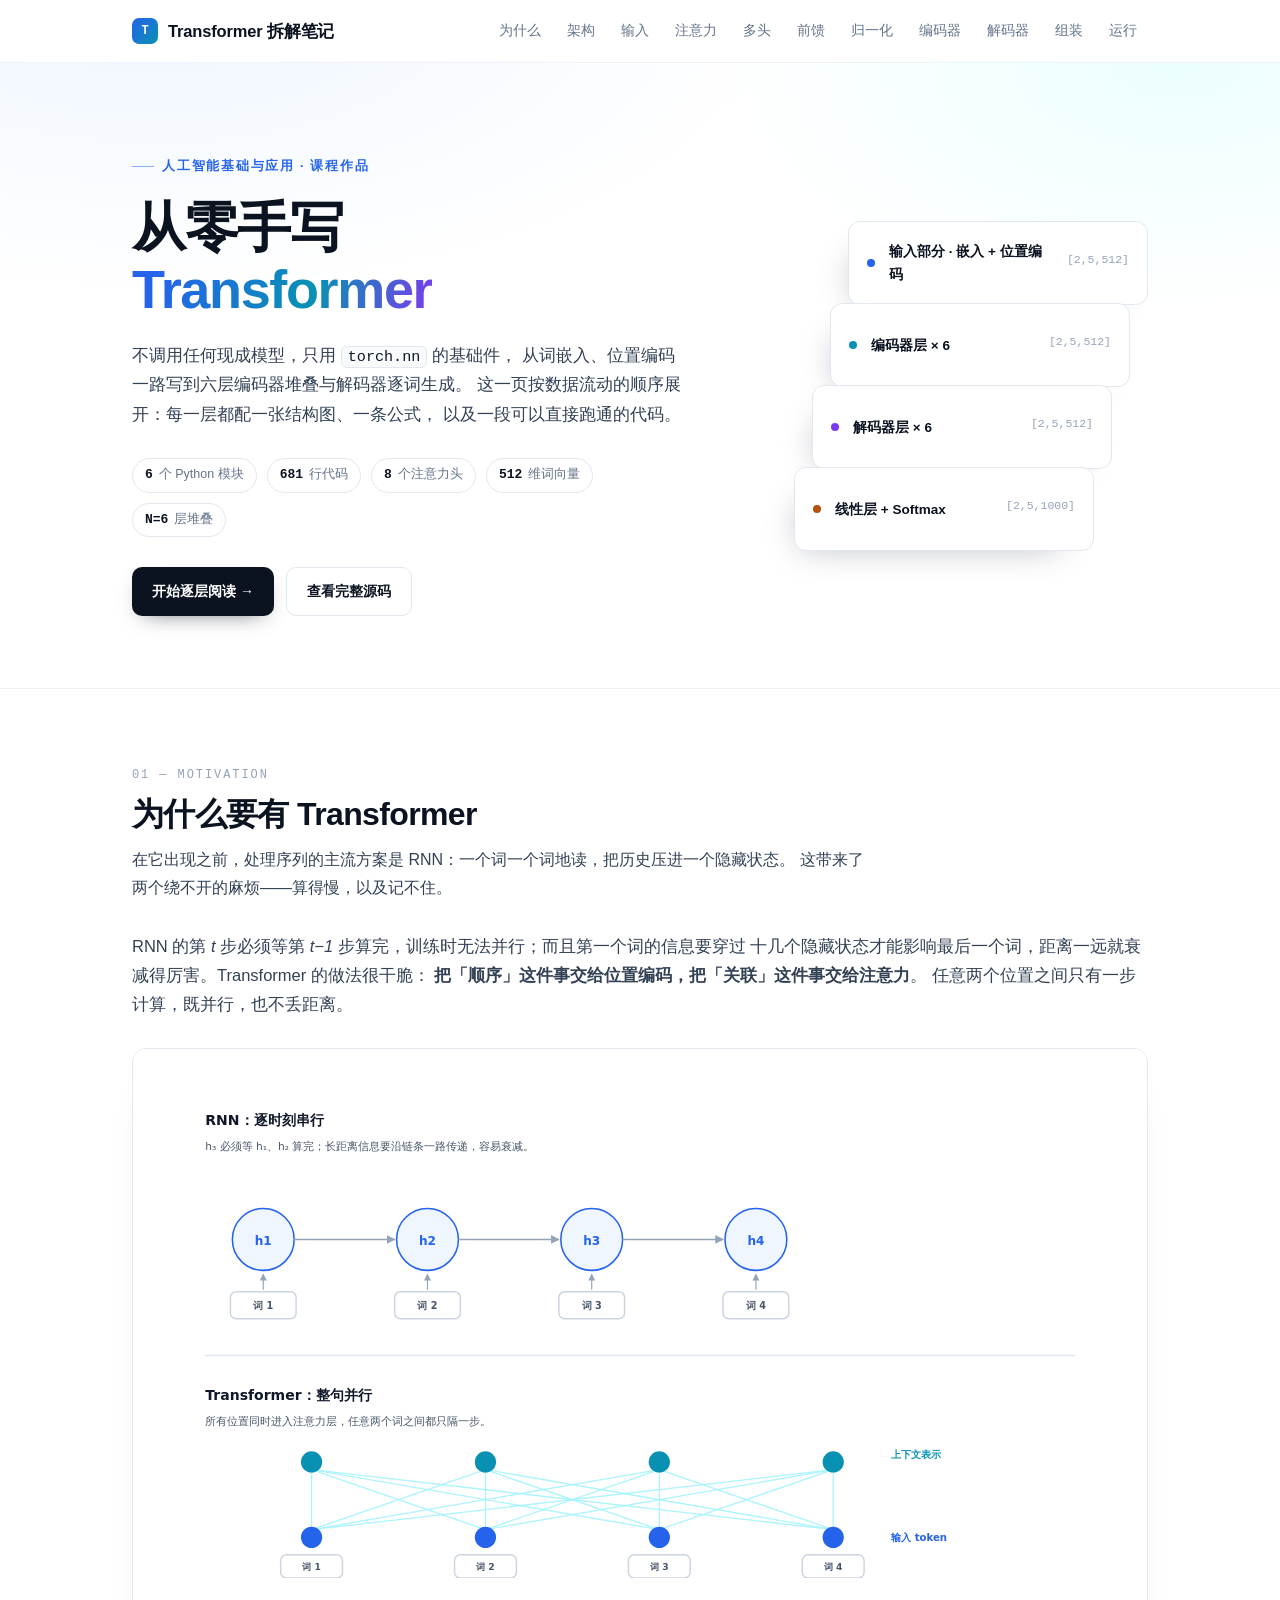
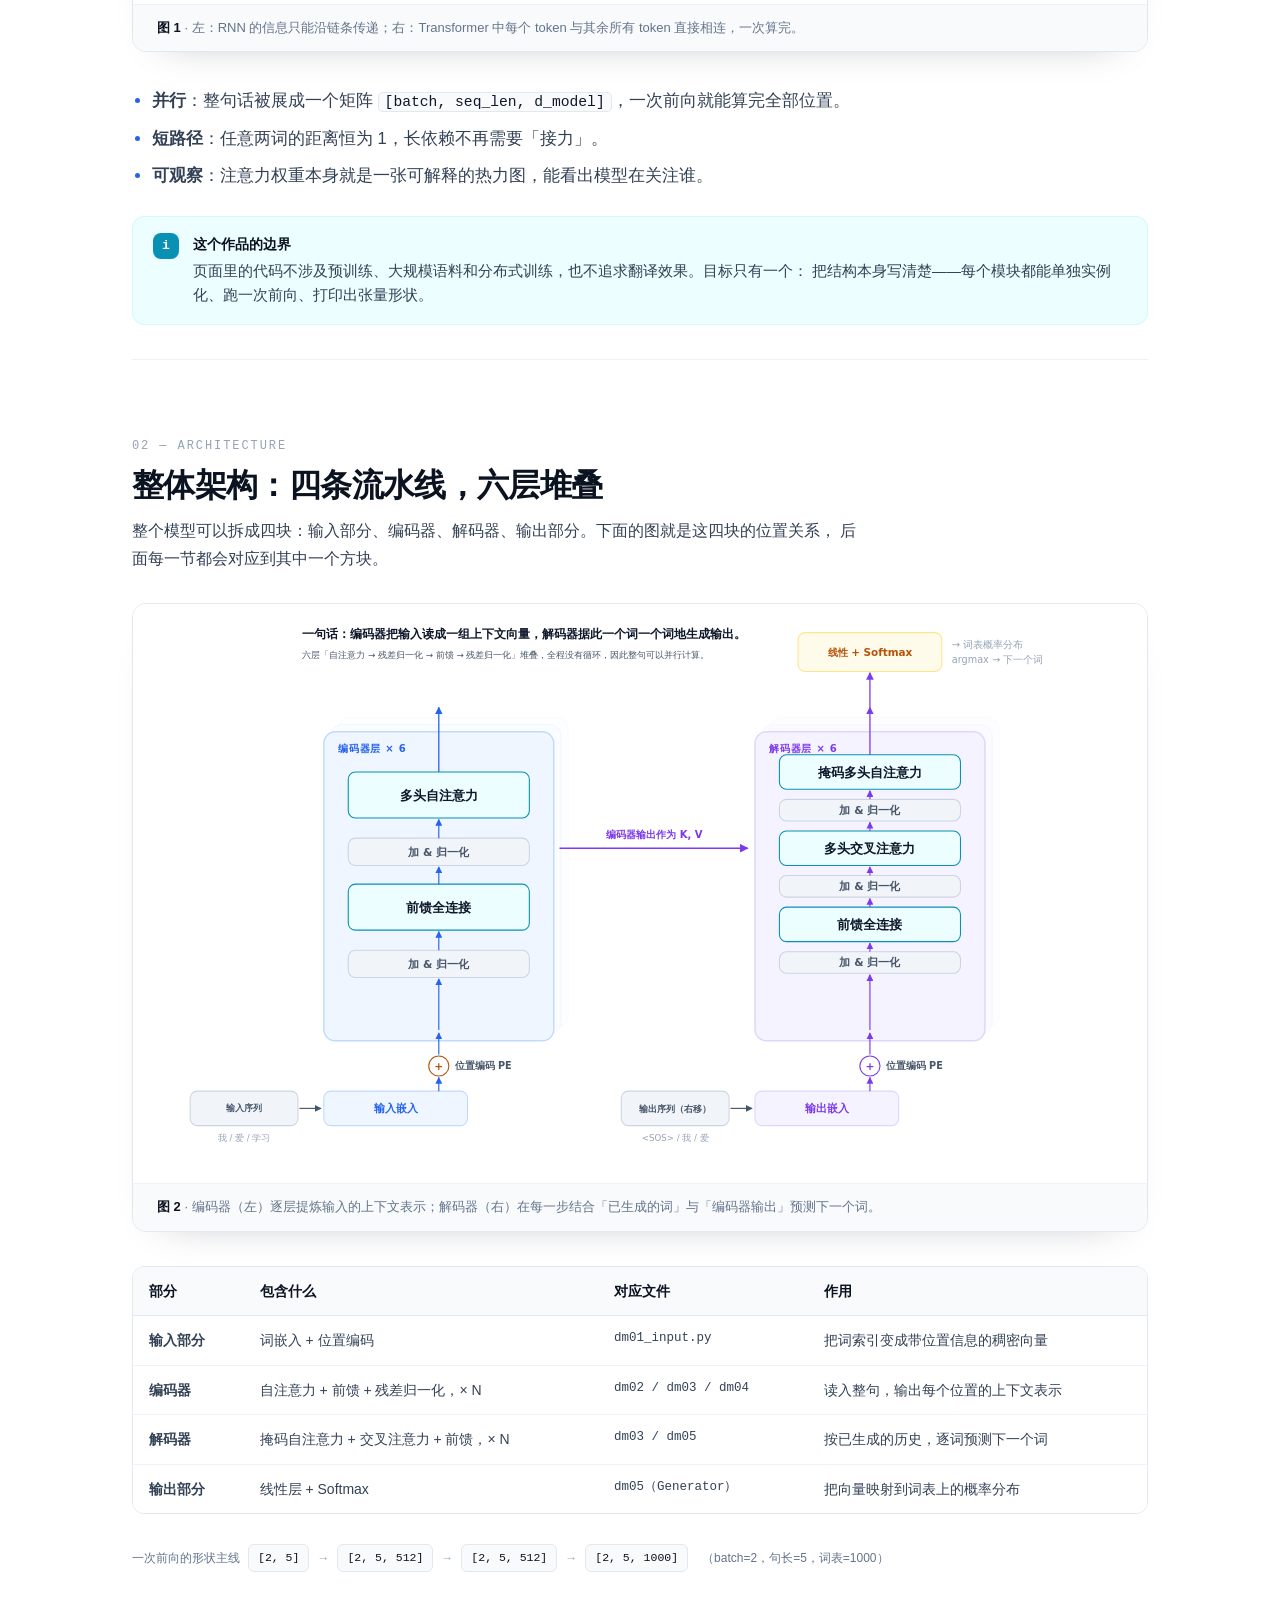
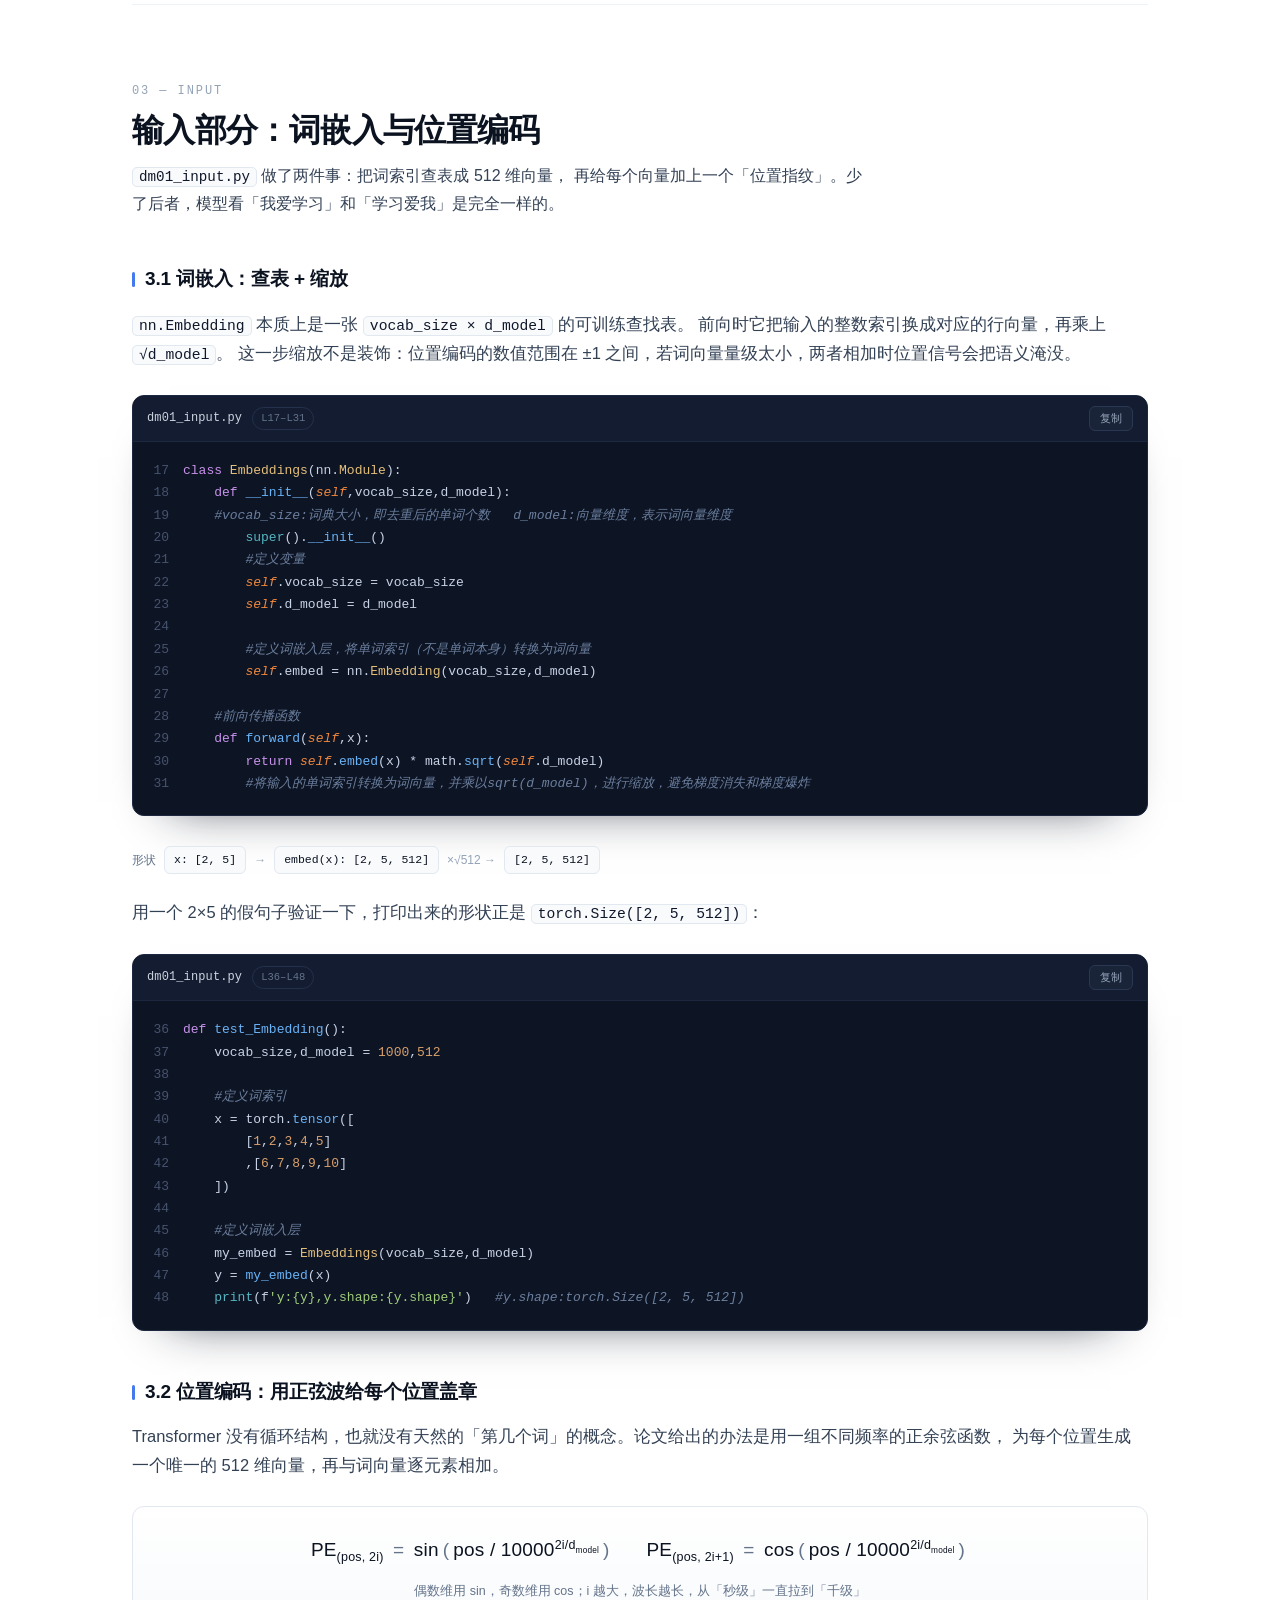
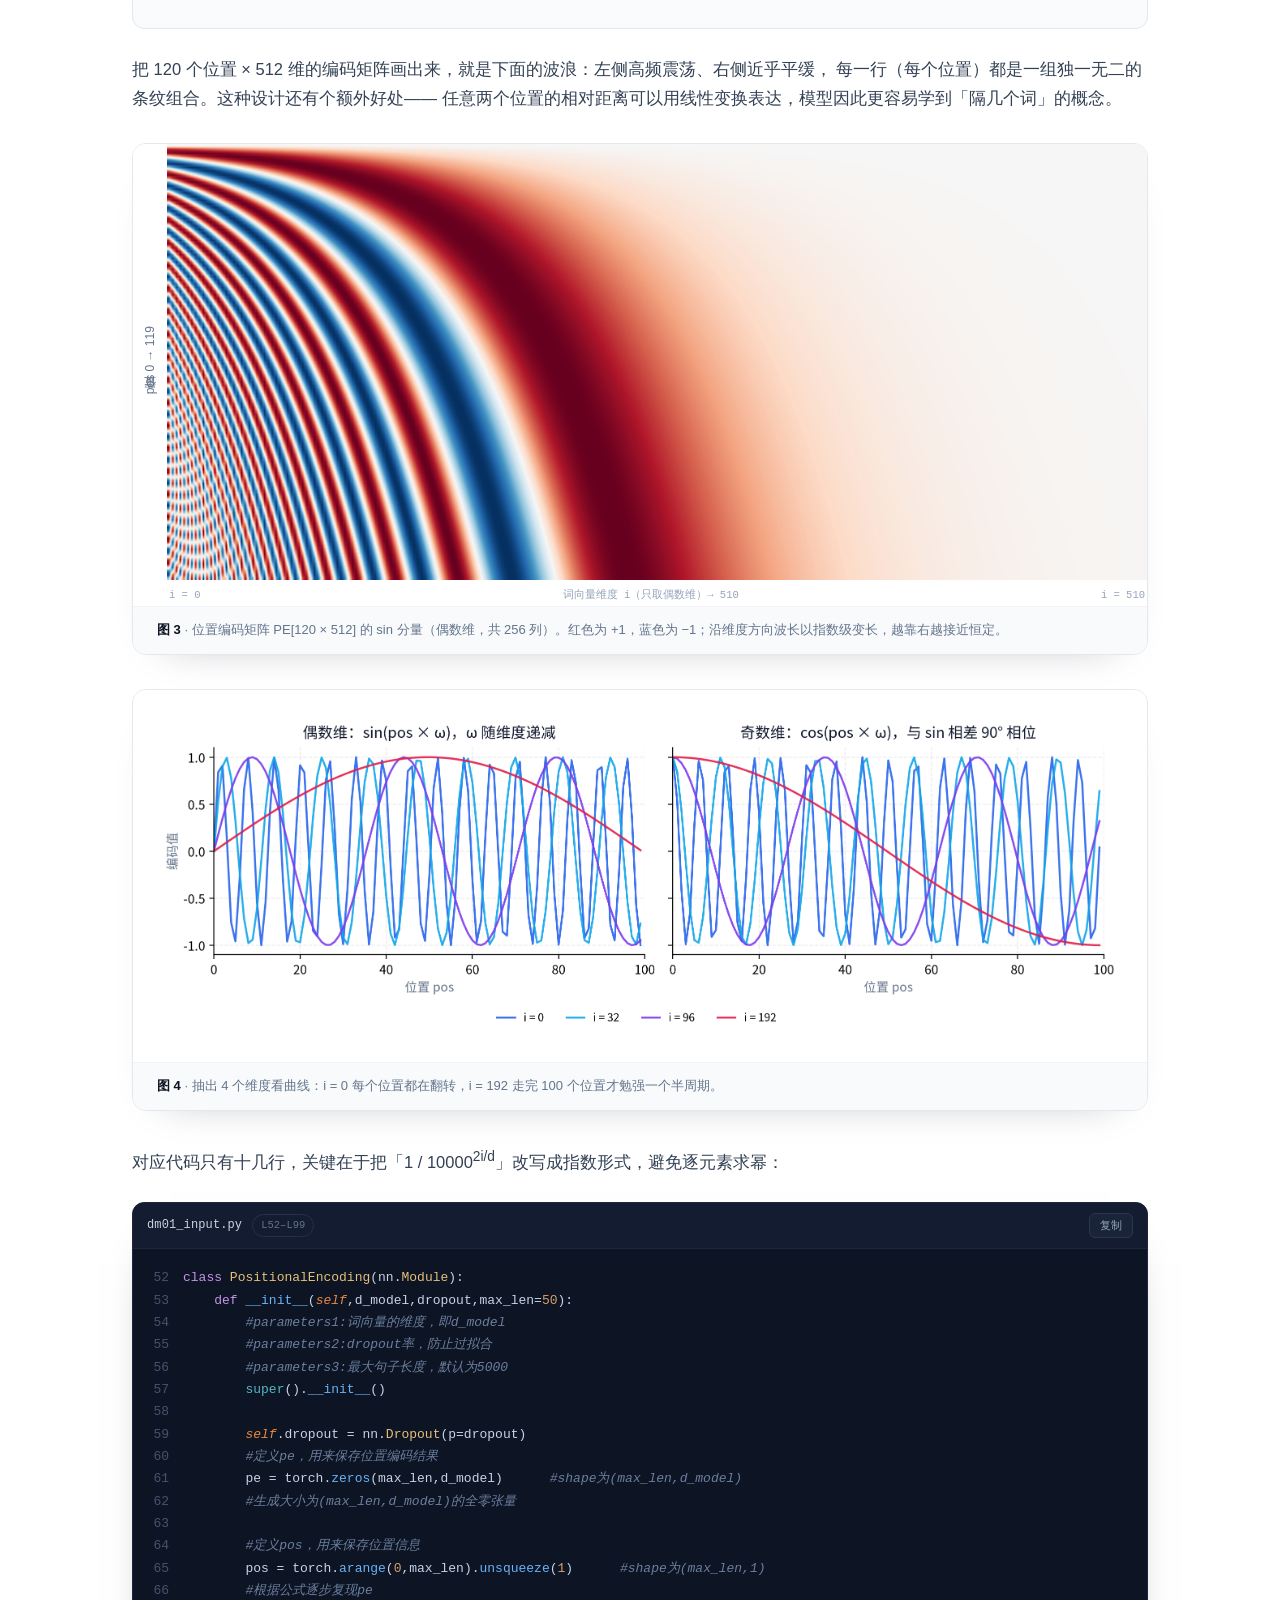
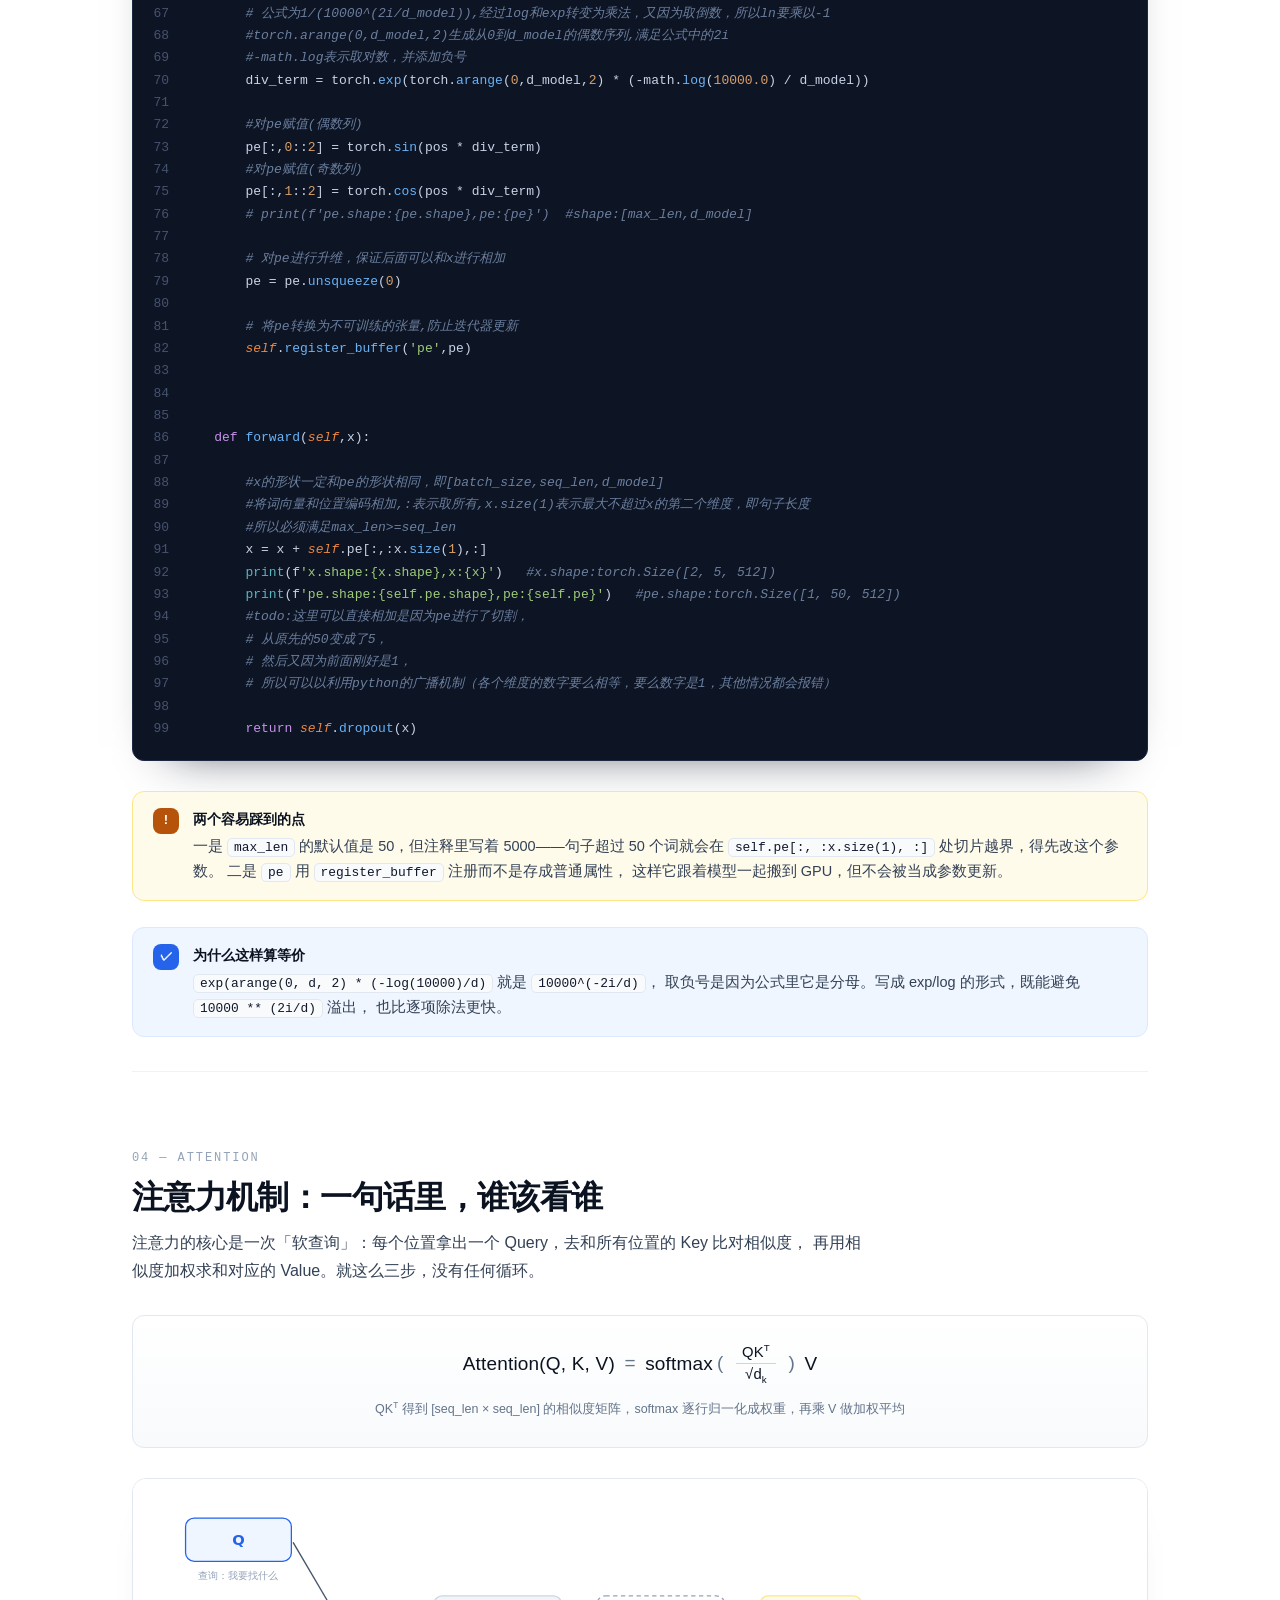
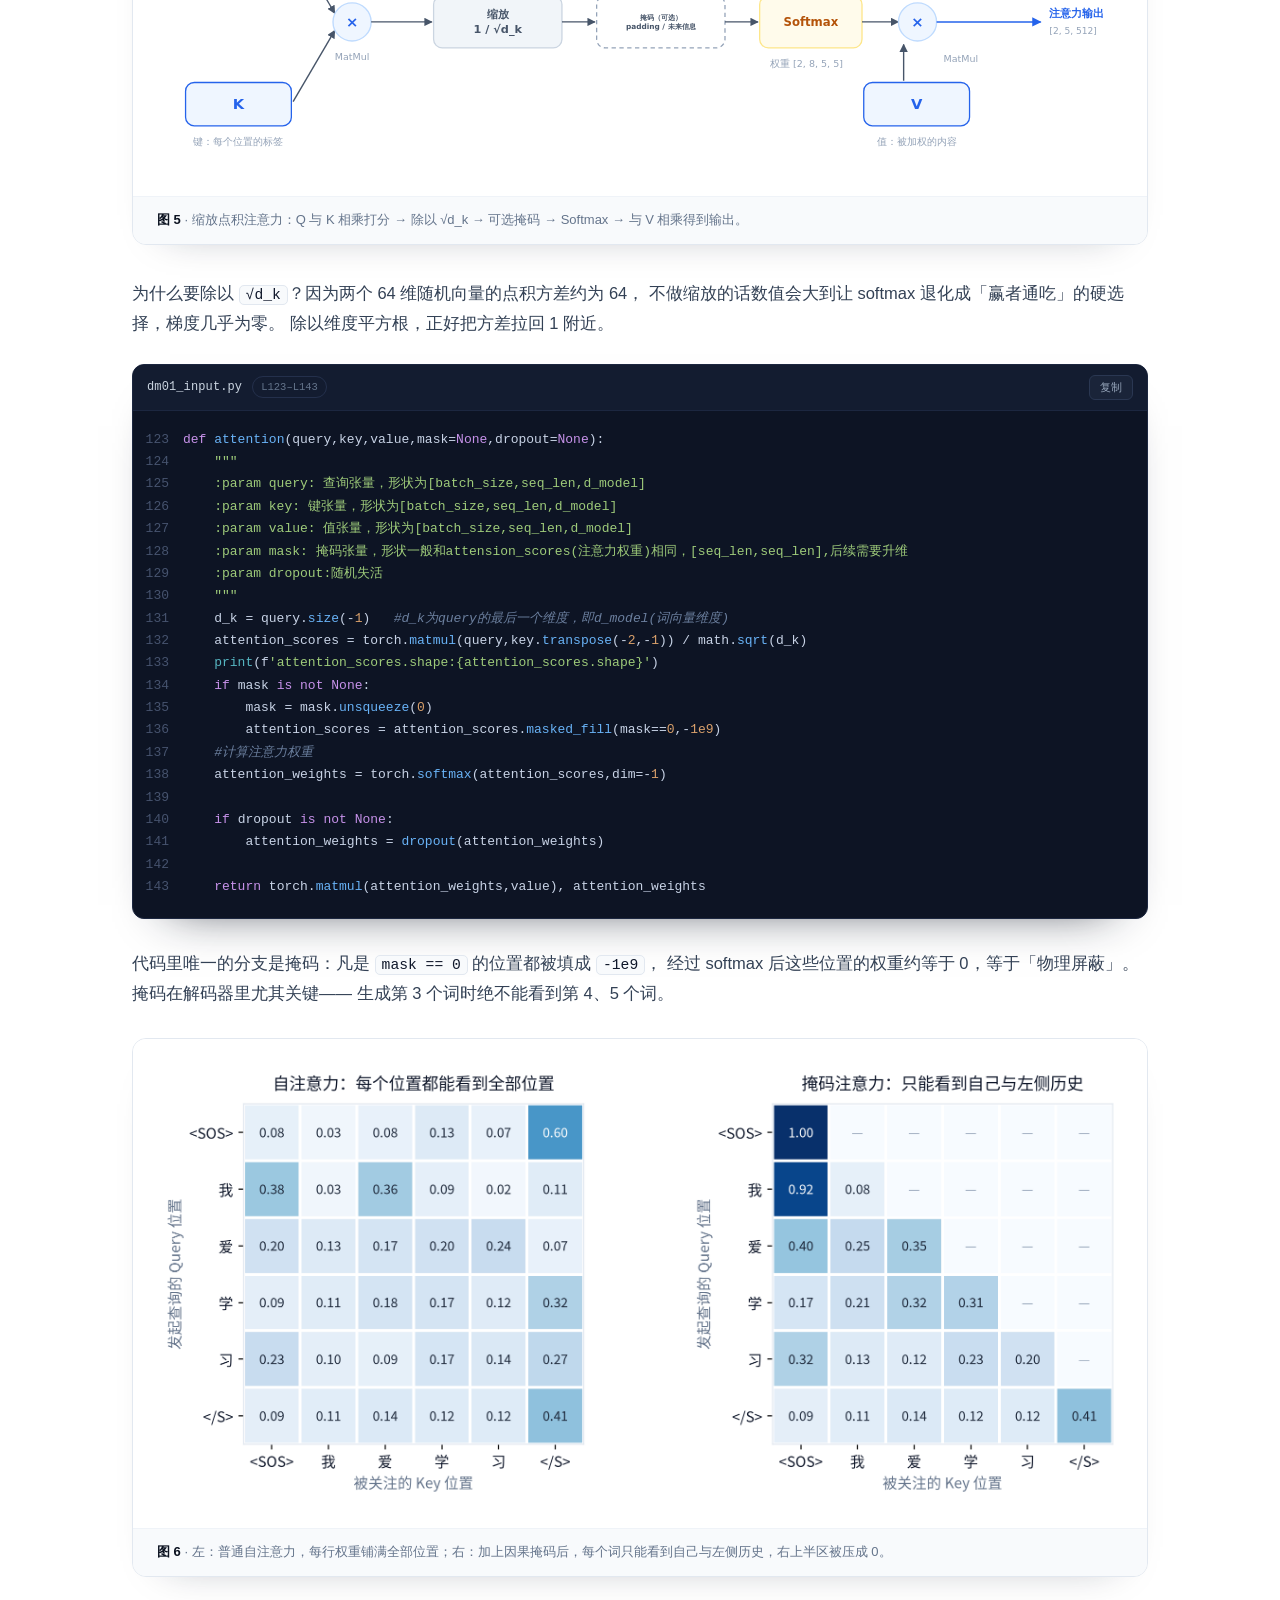
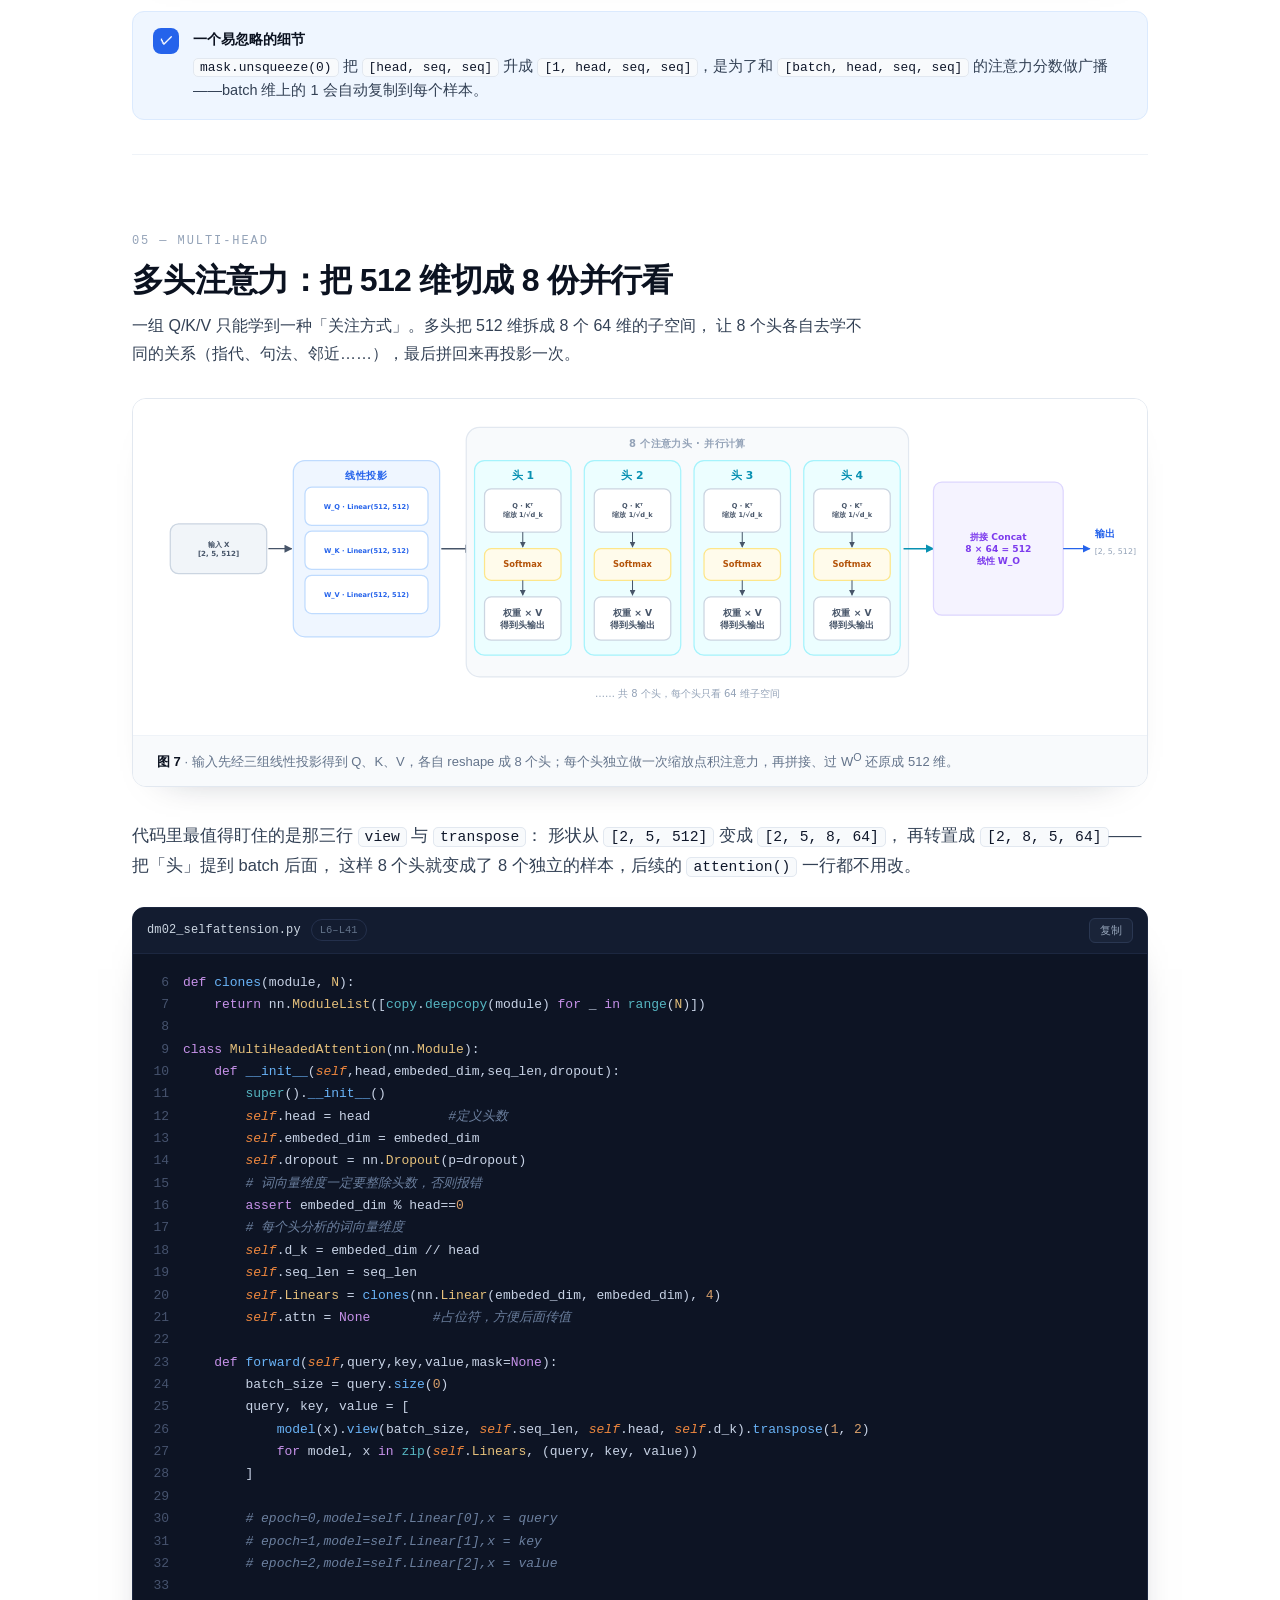
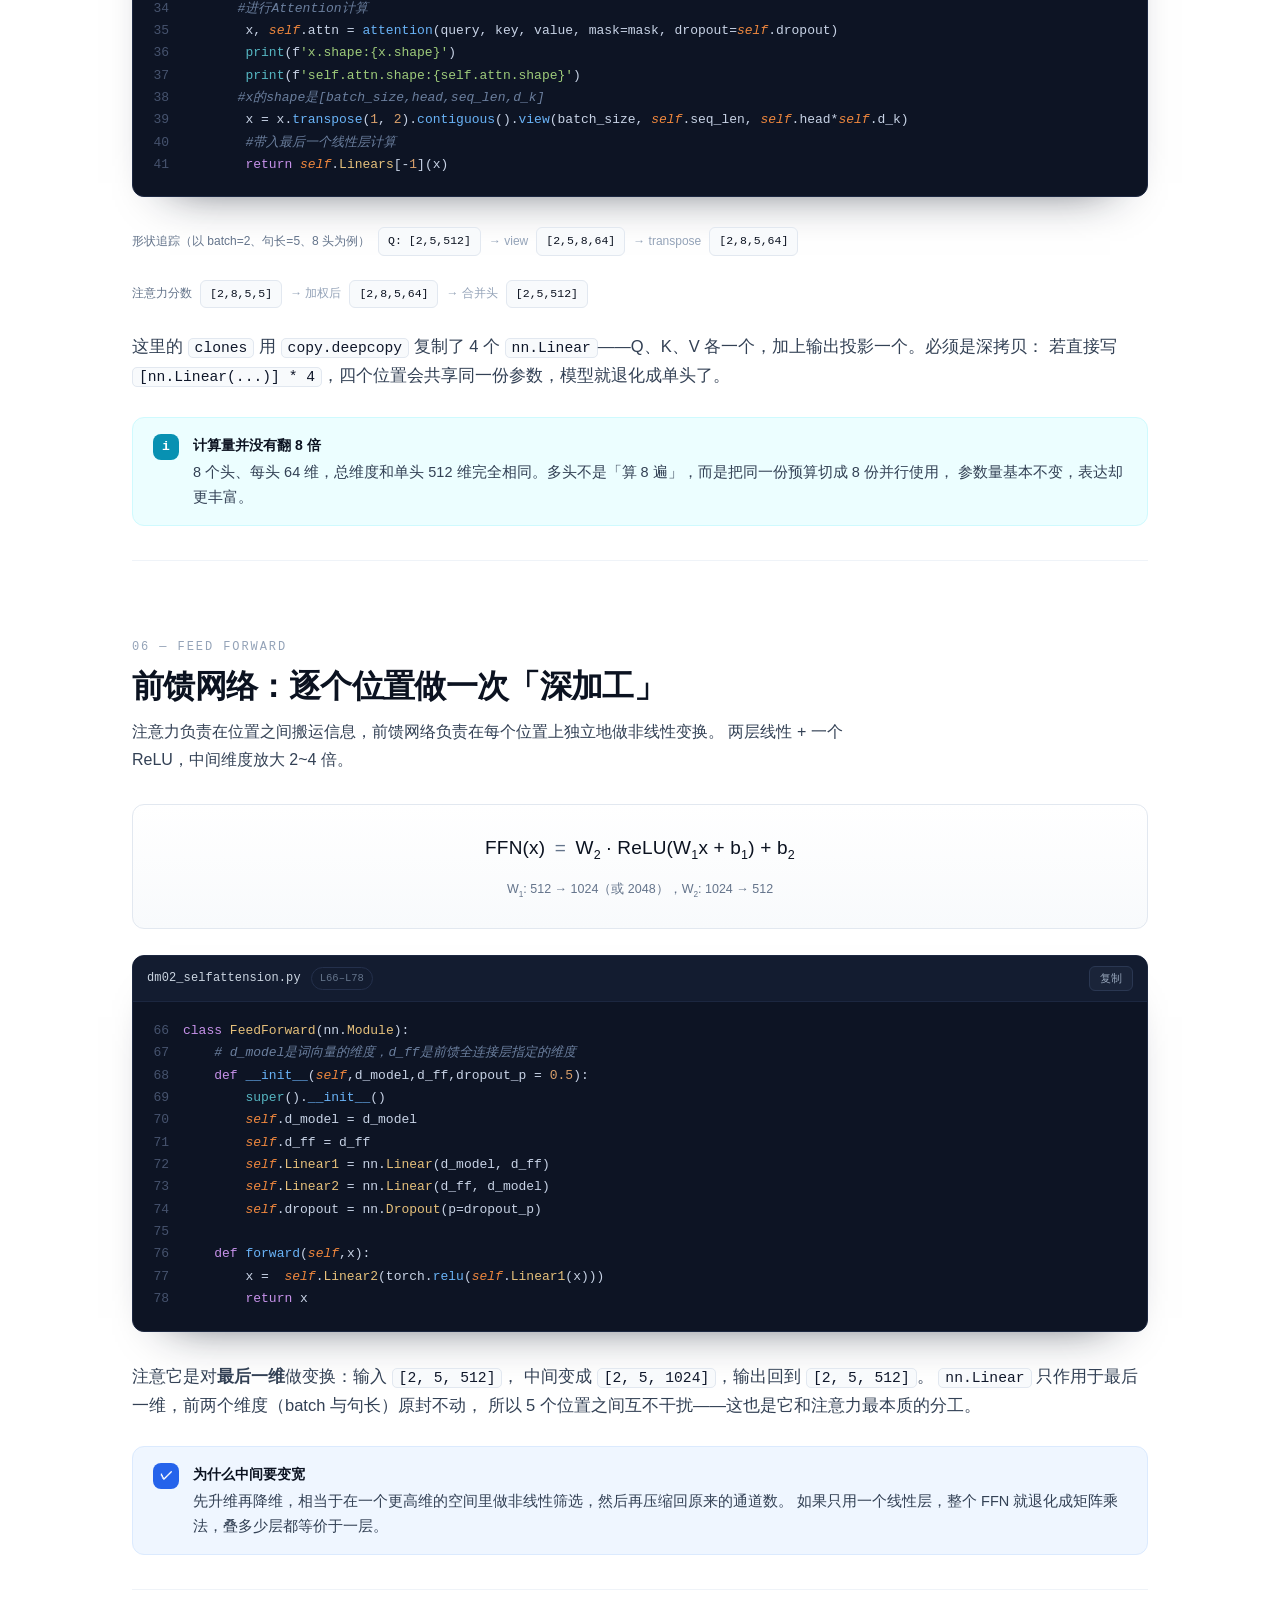
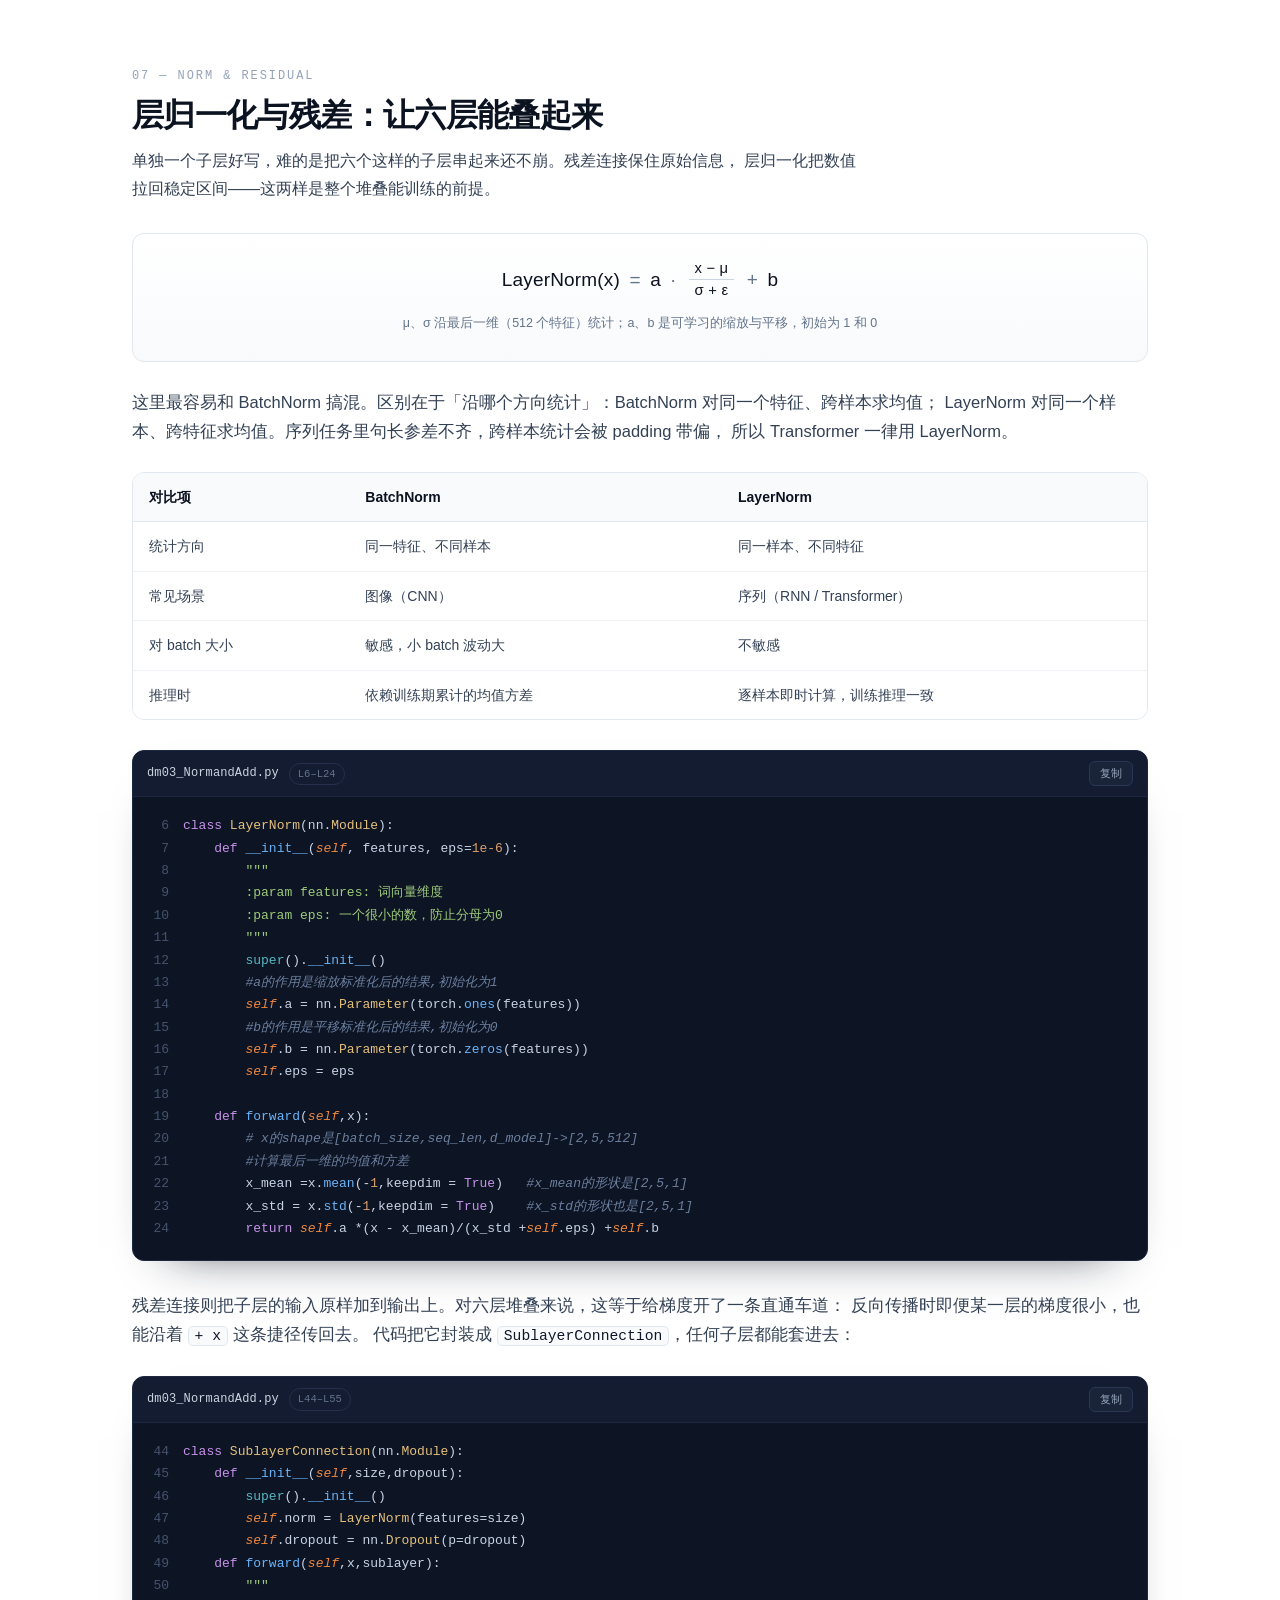
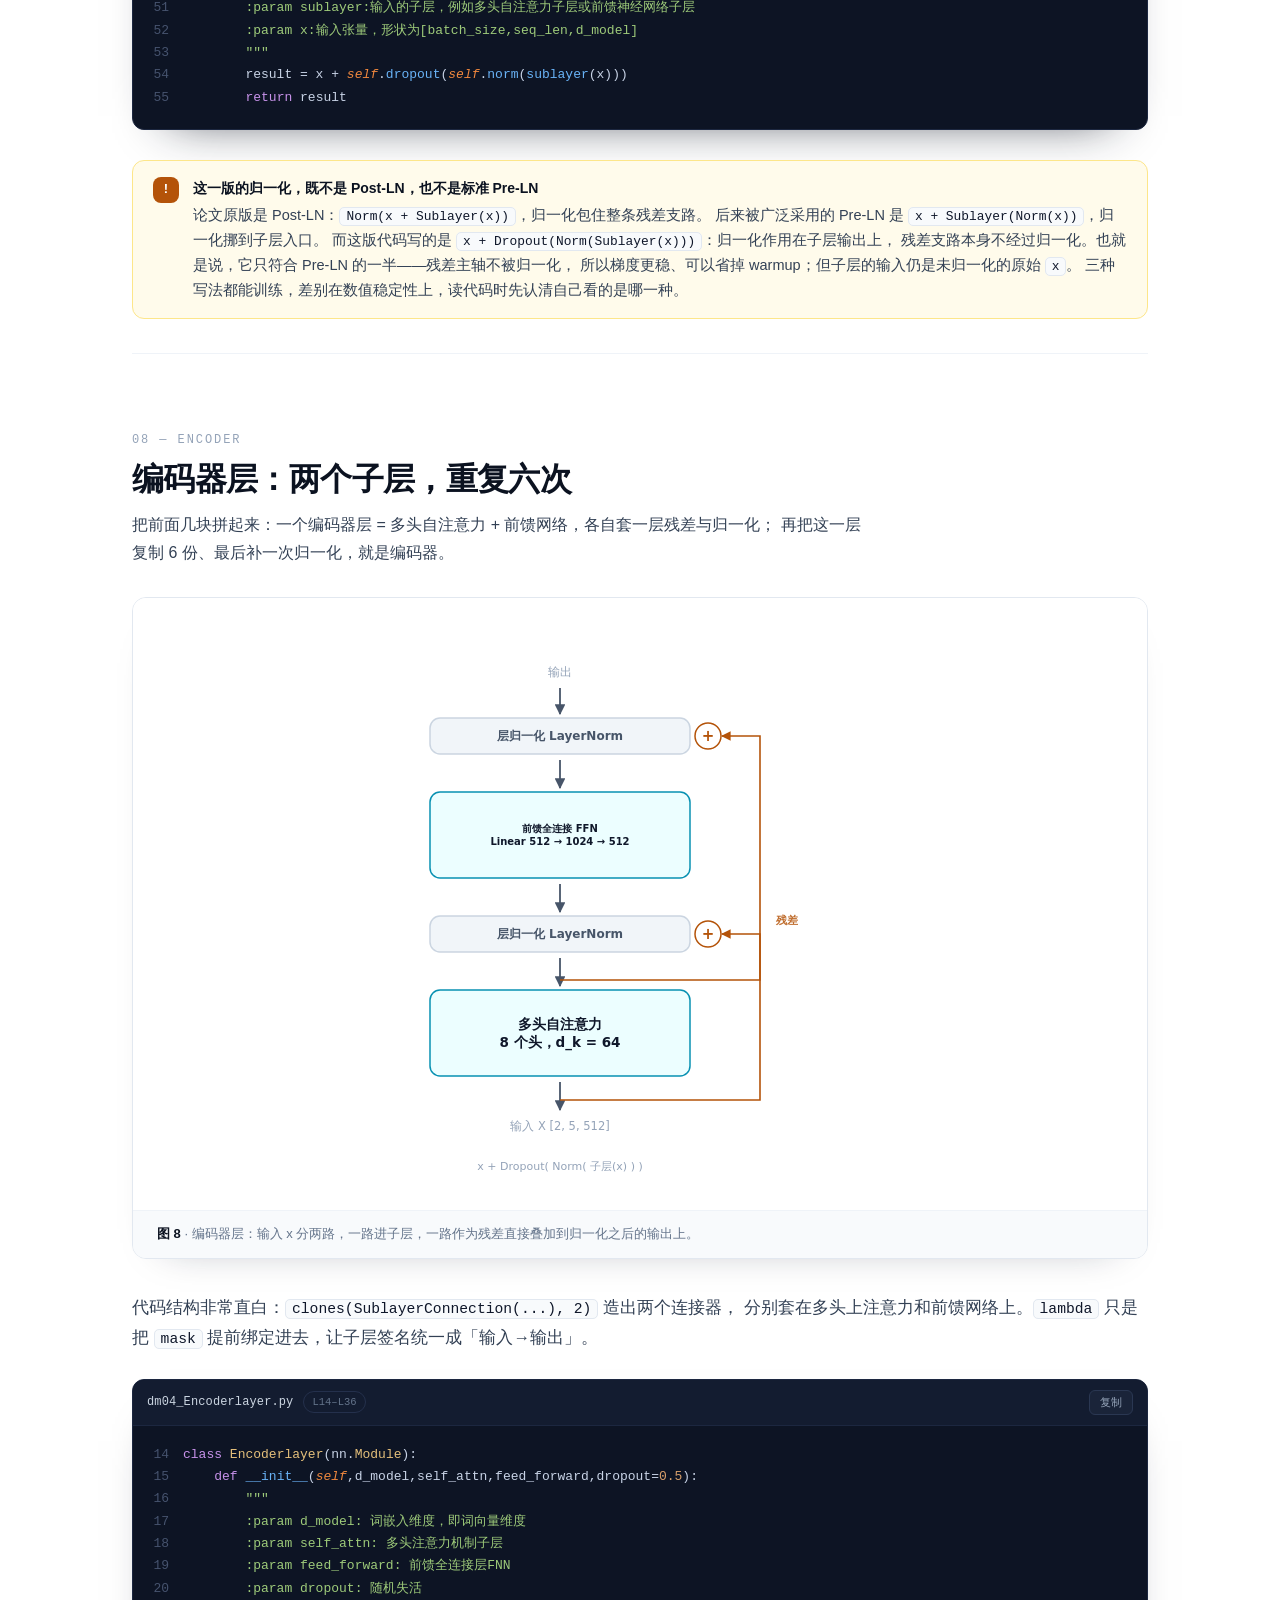
<file: index.html>
<!DOCTYPE html>
<html lang="zh-CN">
<head>
<meta charset="utf-8">
<meta name="viewport" content="width=device-width, initial-scale=1">
<title>从零手写 Transformer · 逐层拆解注意力机制</title>
<meta name="description" content="用 6 个 Python 文件、681 行 PyTorch 代码，从词嵌入与位置编码写到编码器堆叠与解码器生成，每一层配图解、公式与张量形状追踪。">
<link rel="stylesheet" href="css/style.css">
<link rel="icon" href="data:image/svg+xml,%3Csvg xmlns='http://www.w3.org/2000/svg' viewBox='0 0 32 32'%3E%3Crect width='32' height='32' rx='8' fill='%232563eb'/%3E%3Ctext x='16' y='22' font-size='15' text-anchor='middle' fill='white' font-family='monospace'%3ET%3C/text%3E%3C/svg%3E">
</head>
<body>
<div id="progress"></div>

<nav class="nav">
  <div class="nav-inner">
    <a class="brand" href="#top"><span class="brand-mark">T</span><span class="brand-name">Transformer 拆解笔记</span></a>
    <div class="nav-links">
      <a href="#why">为什么</a>
      <a href="#arch">架构</a>
      <a href="#input">输入</a>
      <a href="#attention">注意力</a>
      <a href="#multihead">多头</a>
      <a href="#ffn">前馈</a>
      <a href="#norm">归一化</a>
      <a href="#encoder">编码器</a>
      <a href="#decoder">解码器</a>
      <a href="#assemble">组装</a>
      <a href="#run">运行</a>
    </div>
  </div>
</nav>

<header class="hero" id="top">
  <div class="hero-inner">
    <div>
      <div class="eyebrow">人工智能基础与应用 · 课程作品</div>
      <h1>从零手写<br><span class="grad">Transformer</span></h1>
      <p class="hero-lede">
        不调用任何现成模型，只用 <code class="inline">torch.nn</code> 的基础件，
        从词嵌入、位置编码一路写到六层编码器堆叠与解码器逐词生成。
        这一页按数据流动的顺序展开：每一层都配一张结构图、一条公式，
        以及一段可以直接跑通的代码。
      </p>
      <div class="hero-meta">
        <span class="chip"><b>6</b> 个 Python 模块</span>
        <span class="chip"><b>681</b> 行代码</span>
        <span class="chip"><b>8</b> 个注意力头</span>
        <span class="chip"><b>512</b> 维词向量</span>
        <span class="chip"><b>N=6</b> 层堆叠</span>
      </div>
      <div class="hero-cta">
        <a class="btn btn-primary" href="#why">开始逐层阅读 →</a>
        <a class="btn btn-ghost" href="src/dm06_transformer.py">查看完整源码</a>
      </div>
    </div>
    <div class="hero-art" aria-hidden="true">
      <div class="stack-card" style="top:0"><span class="dot" style="background:#2563eb"></span><span class="name">输入部分 · 嵌入 + 位置编码</span><span class="shapes">[2,5,512]</span></div>
      <div class="stack-card" style="top:82px;right:18px"><span class="dot" style="background:#0891b2"></span><span class="name">编码器层 × 6</span><span class="shapes">[2,5,512]</span></div>
      <div class="stack-card" style="top:164px;right:36px"><span class="dot" style="background:#7c3aed"></span><span class="name">解码器层 × 6</span><span class="shapes">[2,5,512]</span></div>
      <div class="stack-card" style="top:246px;right:54px"><span class="dot" style="background:#b45309"></span><span class="name">线性层 + Softmax</span><span class="shapes">[2,5,1000]</span></div>
    </div>
  </div>
</header>

<main>

<!-- ========================================================== 01 -->
<section class="section" id="why">
  <div class="sec-head">
    <div class="sec-num">01 — Motivation</div>
    <h2 class="sec-title">为什么要有 Transformer</h2>
    <p class="sec-lede">
      在它出现之前，处理序列的主流方案是 RNN：一个词一个词地读，把历史压进一个隐藏状态。
      这带来了两个绕不开的麻烦——算得慢，以及记不住。
    </p>
  </div>

  <p>
    RNN 的第 <em>t</em> 步必须等第 <em>t−1</em> 步算完，训练时无法并行；而且第一个词的信息要穿过
    十几个隐藏状态才能影响最后一个词，距离一远就衰减得厉害。Transformer 的做法很干脆：
    <strong>把「顺序」这件事交给位置编码，把「关联」这件事交给注意力</strong>。
    任意两个位置之间只有一步计算，既并行，也不丢距离。
  </p>

  <figure class="figure reveal">
    <div class="canvas"><img src="assets/rnn-vs-transformer.svg" alt="RNN 串行链与 Transformer 全连接注意力对比"></div>
    <figcaption><b>图 1</b> · 左：RNN 的信息只能沿链条传递；右：Transformer 中每个 token 与其余所有 token 直接相连，一次算完。</figcaption>
  </figure>

  <ul class="tight">
    <li><strong>并行</strong>：整句话被展成一个矩阵 <code class="inline">[batch, seq_len, d_model]</code>，一次前向就能算完全部位置。</li>
    <li><strong>短路径</strong>：任意两词的距离恒为 1，长依赖不再需要「接力」。</li>
    <li><strong>可观察</strong>：注意力权重本身就是一张可解释的热力图，能看出模型在关注谁。</li>
  </ul>

  <div class="callout key">
    <div class="ico">i</div>
    <div>
      <span class="ctitle">这个作品的边界</span>
      <p>页面里的代码不涉及预训练、大规模语料和分布式训练，也不追求翻译效果。目标只有一个：
      把结构本身写清楚——每个模块都能单独实例化、跑一次前向、打印出张量形状。</p>
    </div>
  </div>
</section>

<!-- ========================================================== 02 -->
<section class="section" id="arch">
  <div class="sec-head">
    <div class="sec-num">02 — Architecture</div>
    <h2 class="sec-title">整体架构：四条流水线，六层堆叠</h2>
    <p class="sec-lede">
      整个模型可以拆成四块：输入部分、编码器、解码器、输出部分。下面的图就是这四块的位置关系，
      后面每一节都会对应到其中一个方块。
    </p>
  </div>

  <figure class="figure wide reveal">
    <div class="canvas"><img src="assets/arch-overall.svg" alt="Transformer 整体架构图"></div>
    <figcaption><b>图 2</b> · 编码器（左）逐层提炼输入的上下文表示；解码器（右）在每一步结合「已生成的词」与「编码器输出」预测下一个词。</figcaption>
  </figure>

  <div class="table-wrap">
    <table>
      <thead>
        <tr><th>部分</th><th>包含什么</th><th>对应文件</th><th>作用</th></tr>
      </thead>
      <tbody>
        <tr><td><b>输入部分</b></td><td>词嵌入 + 位置编码</td><td class="mono">dm01_input.py</td><td>把词索引变成带位置信息的稠密向量</td></tr>
        <tr><td><b>编码器</b></td><td>自注意力 + 前馈 + 残差归一化，× N</td><td class="mono">dm02 / dm03 / dm04</td><td>读入整句，输出每个位置的上下文表示</td></tr>
        <tr><td><b>解码器</b></td><td>掩码自注意力 + 交叉注意力 + 前馈，× N</td><td class="mono">dm03 / dm05</td><td>按已生成的历史，逐词预测下一个词</td></tr>
        <tr><td><b>输出部分</b></td><td>线性层 + Softmax</td><td class="mono">dm05（Generator）</td><td>把向量映射到词表上的概率分布</td></tr>
      </tbody>
    </table>
  </div>

  <div class="shapes">
    <span>一次前向的形状主线</span>
    <span class="tag">[2, 5]</span><span class="arrow">→</span>
    <span class="tag">[2, 5, 512]</span><span class="arrow">→</span>
    <span class="tag">[2, 5, 512]</span><span class="arrow">→</span>
    <span class="tag">[2, 5, 1000]</span>
    <span style="margin-left:6px">（batch=2，句长=5，词表=1000）</span>
  </div>
</section>

<!-- ========================================================== 03 -->
<section class="section" id="input">
  <div class="sec-head">
    <div class="sec-num">03 — Input</div>
    <h2 class="sec-title">输入部分：词嵌入与位置编码</h2>
    <p class="sec-lede">
      <code class="inline">dm01_input.py</code> 做了两件事：把词索引查表成 512 维向量，
      再给每个向量加上一个「位置指纹」。少了后者，模型看「我爱学习」和「学习爱我」是完全一样的。
    </p>
  </div>

  <h3>3.1 词嵌入：查表 + 缩放</h3>
  <p>
    <code class="inline">nn.Embedding</code> 本质上是一张 <code class="inline">vocab_size × d_model</code> 的可训练查找表。
    前向时它把输入的整数索引换成对应的行向量，再乘上 <code class="inline">√d_model</code>。
    这一步缩放不是装饰：位置编码的数值范围在 ±1 之间，若词向量量级太小，两者相加时位置信号会把语义淹没。
  </p>

  <div class="code reveal">
  <div class="code-head"><span class="fname">dm01_input.py</span><span class="range">L17–L31</span><button class="copy" type="button">复制</button></div>
  <pre><code><span class="ln">17</span><span class="tok-kw">class</span> <span class="tok-cls">Embeddings</span>(nn.<span class="tok-cls">Module</span>):
<span class="ln">18</span>    <span class="tok-kw">def</span> <span class="tok-fn">__init__</span>(<span class="tok-self">self</span>,vocab_size,d_model):
<span class="ln">19</span>    <span class="tok-com">#vocab_size:词典大小，即去重后的单词个数   d_model:向量维度，表示词向量维度</span>
<span class="ln">20</span>        <span class="tok-bi">super</span>().<span class="tok-fn">__init__</span>()
<span class="ln">21</span>        <span class="tok-com">#定义变量</span>
<span class="ln">22</span>        <span class="tok-self">self</span>.vocab_size = vocab_size
<span class="ln">23</span>        <span class="tok-self">self</span>.d_model = d_model
<span class="ln">24</span>
<span class="ln">25</span>        <span class="tok-com">#定义词嵌入层，将单词索引（不是单词本身）转换为词向量</span>
<span class="ln">26</span>        <span class="tok-self">self</span>.embed = nn.<span class="tok-cls">Embedding</span>(vocab_size,d_model)
<span class="ln">27</span>
<span class="ln">28</span>    <span class="tok-com">#前向传播函数</span>
<span class="ln">29</span>    <span class="tok-kw">def</span> <span class="tok-fn">forward</span>(<span class="tok-self">self</span>,x):
<span class="ln">30</span>        <span class="tok-kw">return</span> <span class="tok-self">self</span>.<span class="tok-fn">embed</span>(x) * math.<span class="tok-fn">sqrt</span>(<span class="tok-self">self</span>.d_model)
<span class="ln">31</span>        <span class="tok-com">#将输入的单词索引转换为词向量，并乘以sqrt(d_model)，进行缩放，避免梯度消失和梯度爆炸</span></code></pre>
</div>

  <div class="shapes">
    <span>形状</span>
    <span class="tag">x: [2, 5]</span><span class="arrow">→</span>
    <span class="tag">embed(x): [2, 5, 512]</span><span class="arrow">×√512 →</span>
    <span class="tag">[2, 5, 512]</span>
  </div>

  <p>用一个 2×5 的假句子验证一下，打印出来的形状正是 <code class="inline">torch.Size([2, 5, 512])</code>：</p>

  <div class="code reveal">
  <div class="code-head"><span class="fname">dm01_input.py</span><span class="range">L36–L48</span><button class="copy" type="button">复制</button></div>
  <pre><code><span class="ln">36</span><span class="tok-kw">def</span> <span class="tok-fn">test_Embedding</span>():
<span class="ln">37</span>    vocab_size,d_model = <span class="tok-num">1000</span>,<span class="tok-num">512</span>
<span class="ln">38</span>
<span class="ln">39</span>    <span class="tok-com">#定义词索引</span>
<span class="ln">40</span>    x = torch.<span class="tok-fn">tensor</span>([
<span class="ln">41</span>        [<span class="tok-num">1</span>,<span class="tok-num">2</span>,<span class="tok-num">3</span>,<span class="tok-num">4</span>,<span class="tok-num">5</span>]
<span class="ln">42</span>        ,[<span class="tok-num">6</span>,<span class="tok-num">7</span>,<span class="tok-num">8</span>,<span class="tok-num">9</span>,<span class="tok-num">10</span>]
<span class="ln">43</span>    ])
<span class="ln">44</span>
<span class="ln">45</span>    <span class="tok-com">#定义词嵌入层</span>
<span class="ln">46</span>    my_embed = <span class="tok-cls">Embeddings</span>(vocab_size,d_model)
<span class="ln">47</span>    y = <span class="tok-fn">my_embed</span>(x)
<span class="ln">48</span>    <span class="tok-bi">print</span>(f<span class="tok-str">'y:{y},y.shape:{y.shape}'</span>)   <span class="tok-com">#y.shape:torch.Size([2, 5, 512])</span></code></pre>
</div>

  <h3>3.2 位置编码：用正弦波给每个位置盖章</h3>
  <p>
    Transformer 没有循环结构，也就没有天然的「第几个词」的概念。论文给出的办法是用一组不同频率的正余弦函数，
    为每个位置生成一个唯一的 512 维向量，再与词向量逐元素相加。
  </p>

  <div class="formula">
    PE<sub>(pos, 2i)</sub> <span class="op">=</span> sin<span class="op">(</span>pos / 10000<sup>2i/d<sub>model</sub></sup><span class="op">)</span>
    &nbsp;&nbsp;&nbsp;&nbsp;
    PE<sub>(pos, 2i+1)</sub> <span class="op">=</span> cos<span class="op">(</span>pos / 10000<sup>2i/d<sub>model</sub></sup><span class="op">)</span>
    <span class="note">偶数维用 sin，奇数维用 cos；i 越大，波长越长，从「秒级」一直拉到「千级」</span>
  </div>

  <p>
    把 120 个位置 × 512 维的编码矩阵画出来，就是下面的波浪：左侧高频震荡、右侧近乎平缓，
    每一行（每个位置）都是一组独一无二的条纹组合。这种设计还有个额外好处——
    任意两个位置的相对距离可以用线性变换表达，模型因此更容易学到「隔几个词」的概念。
  </p>

  <figure class="figure reveal">
    <div class="canvas tight">
      <div class="wave">
        <div class="y-label">位置 pos 0 → 119</div>
        <img src="assets/pe_heatmap.png" alt="位置编码矩阵热力图">
        <div class="x-axis"><span>i = 0</span><span>词向量维度 i（只取偶数维）→ 510</span><span>i = 510</span></div>
      </div>
    </div>
    <figcaption><b>图 3</b> · 位置编码矩阵 PE[120 × 512] 的 sin 分量（偶数维，共 256 列）。红色为 +1，蓝色为 −1；沿维度方向波长以指数级变长，越靠右越接近恒定。</figcaption>
  </figure>

  <figure class="figure reveal">
    <div class="canvas"><img src="assets/pe_curves.png" alt="不同维度的正弦曲线"></div>
    <figcaption><b>图 4</b> · 抽出 4 个维度看曲线：i = 0 每个位置都在翻转，i = 192 走完 100 个位置才勉强一个半周期。</figcaption>
  </figure>

  <p>对应代码只有十几行，关键在于把「1 / 10000<sup>2i/d</sup>」改写成指数形式，避免逐元素求幂：</p>

  <div class="code reveal">
  <div class="code-head"><span class="fname">dm01_input.py</span><span class="range">L52–L99</span><button class="copy" type="button">复制</button></div>
  <pre><code><span class="ln">52</span><span class="tok-kw">class</span> <span class="tok-cls">PositionalEncoding</span>(nn.<span class="tok-cls">Module</span>):
<span class="ln">53</span>    <span class="tok-kw">def</span> <span class="tok-fn">__init__</span>(<span class="tok-self">self</span>,d_model,dropout,max_len=<span class="tok-num">50</span>):
<span class="ln">54</span>        <span class="tok-com">#parameters1:词向量的维度，即d_model</span>
<span class="ln">55</span>        <span class="tok-com">#parameters2:dropout率，防止过拟合</span>
<span class="ln">56</span>        <span class="tok-com">#parameters3:最大句子长度，默认为5000</span>
<span class="ln">57</span>        <span class="tok-bi">super</span>().<span class="tok-fn">__init__</span>()
<span class="ln">58</span>
<span class="ln">59</span>        <span class="tok-self">self</span>.dropout = nn.<span class="tok-cls">Dropout</span>(p=dropout)
<span class="ln">60</span>        <span class="tok-com">#定义pe，用来保存位置编码结果</span>
<span class="ln">61</span>        pe = torch.<span class="tok-fn">zeros</span>(max_len,d_model)      <span class="tok-com">#shape为(max_len,d_model)</span>
<span class="ln">62</span>        <span class="tok-com">#生成大小为(max_len,d_model)的全零张量</span>
<span class="ln">63</span>
<span class="ln">64</span>        <span class="tok-com">#定义pos，用来保存位置信息</span>
<span class="ln">65</span>        pos = torch.<span class="tok-fn">arange</span>(<span class="tok-num">0</span>,max_len).<span class="tok-fn">unsqueeze</span>(<span class="tok-num">1</span>)      <span class="tok-com">#shape为(max_len,1)</span>
<span class="ln">66</span>        <span class="tok-com">#根据公式逐步复现pe</span>
<span class="ln">67</span>        <span class="tok-com"># 公式为1/(10000^(2i/d_model)),经过log和exp转变为乘法，又因为取倒数，所以ln要乘以-1</span>
<span class="ln">68</span>        <span class="tok-com">#torch.arange(0,d_model,2)生成从0到d_model的偶数序列,满足公式中的2i</span>
<span class="ln">69</span>        <span class="tok-com">#-math.log表示取对数，并添加负号</span>
<span class="ln">70</span>        div_term = torch.<span class="tok-fn">exp</span>(torch.<span class="tok-fn">arange</span>(<span class="tok-num">0</span>,d_model,<span class="tok-num">2</span>) * (-math.<span class="tok-fn">log</span>(<span class="tok-num">10000.0</span>) / d_model))
<span class="ln">71</span>
<span class="ln">72</span>        <span class="tok-com">#对pe赋值(偶数列)</span>
<span class="ln">73</span>        pe[:,<span class="tok-num">0</span>::<span class="tok-num">2</span>] = torch.<span class="tok-fn">sin</span>(pos * div_term)
<span class="ln">74</span>        <span class="tok-com">#对pe赋值(奇数列)</span>
<span class="ln">75</span>        pe[:,<span class="tok-num">1</span>::<span class="tok-num">2</span>] = torch.<span class="tok-fn">cos</span>(pos * div_term)
<span class="ln">76</span>        <span class="tok-com"># print(f'pe.shape:{pe.shape},pe:{pe}')  #shape:[max_len,d_model]</span>
<span class="ln">77</span>
<span class="ln">78</span>        <span class="tok-com"># 对pe进行升维，保证后面可以和x进行相加</span>
<span class="ln">79</span>        pe = pe.<span class="tok-fn">unsqueeze</span>(<span class="tok-num">0</span>)
<span class="ln">80</span>
<span class="ln">81</span>        <span class="tok-com"># 将pe转换为不可训练的张量,防止迭代器更新</span>
<span class="ln">82</span>        <span class="tok-self">self</span>.<span class="tok-fn">register_buffer</span>(<span class="tok-str">'pe'</span>,pe)
<span class="ln">83</span>
<span class="ln">84</span>
<span class="ln">85</span>
<span class="ln">86</span>    <span class="tok-kw">def</span> <span class="tok-fn">forward</span>(<span class="tok-self">self</span>,x):
<span class="ln">87</span>
<span class="ln">88</span>        <span class="tok-com">#x的形状一定和pe的形状相同，即[batch_size,seq_len,d_model]</span>
<span class="ln">89</span>        <span class="tok-com">#将词向量和位置编码相加,:表示取所有,x.size(1)表示最大不超过x的第二个维度，即句子长度</span>
<span class="ln">90</span>        <span class="tok-com">#所以必须满足max_len&gt;=seq_len</span>
<span class="ln">91</span>        x = x + <span class="tok-self">self</span>.pe[:,:x.<span class="tok-fn">size</span>(<span class="tok-num">1</span>),:]
<span class="ln">92</span>        <span class="tok-bi">print</span>(f<span class="tok-str">'x.shape:{x.shape},x:{x}'</span>)   <span class="tok-com">#x.shape:torch.Size([2, 5, 512])</span>
<span class="ln">93</span>        <span class="tok-bi">print</span>(f<span class="tok-str">'pe.shape:{self.pe.shape},pe:{self.pe}'</span>)   <span class="tok-com">#pe.shape:torch.Size([1, 50, 512])</span>
<span class="ln">94</span>        <span class="tok-com">#todo:这里可以直接相加是因为pe进行了切割，</span>
<span class="ln">95</span>        <span class="tok-com"># 从原先的50变成了5，</span>
<span class="ln">96</span>        <span class="tok-com"># 然后又因为前面刚好是1，</span>
<span class="ln">97</span>        <span class="tok-com"># 所以可以以利用python的广播机制（各个维度的数字要么相等，要么数字是1，其他情况都会报错）</span>
<span class="ln">98</span>
<span class="ln">99</span>        <span class="tok-kw">return</span> <span class="tok-self">self</span>.<span class="tok-fn">dropout</span>(x)</code></pre>
</div>

  <div class="callout warn">
    <div class="ico">!</div>
    <div>
      <span class="ctitle">两个容易踩到的点</span>
      <p>一是 <code class="inline">max_len</code> 的默认值是 50，但注释里写着 5000——句子超过 50 个词就会在
      <code class="inline">self.pe[:, :x.size(1), :]</code> 处切片越界，得先改这个参数。
      二是 <code class="inline">pe</code> 用 <code class="inline">register_buffer</code> 注册而不是存成普通属性，
      这样它跟着模型一起搬到 GPU，但不会被当成参数更新。</p>
    </div>
  </div>

  <div class="callout tip">
    <div class="ico">✓</div>
    <div>
      <span class="ctitle">为什么这样算等价</span>
      <p><code class="inline">exp(arange(0, d, 2) * (-log(10000)/d)</code> 就是 <code class="inline">10000^(-2i/d)</code>，
      取负号是因为公式里它是分母。写成 exp/log 的形式，既能避免 <code class="inline">10000 ** (2i/d)</code> 溢出，
      也比逐项除法更快。</p>
    </div>
  </div>
</section>

<!-- ========================================================== 04 -->
<section class="section" id="attention">
  <div class="sec-head">
    <div class="sec-num">04 — Attention</div>
    <h2 class="sec-title">注意力机制：一句话里，谁该看谁</h2>
    <p class="sec-lede">
      注意力的核心是一次「软查询」：每个位置拿出一个 Query，去和所有位置的 Key 比对相似度，
      再用相似度加权求和对应的 Value。就这么三步，没有任何循环。
    </p>
  </div>

  <div class="formula">
    Attention(Q, K, V) <span class="op">=</span> softmax<span class="op">(</span>
    <span class="frac"><span>QK<sup>T</sup></span><span>√d<sub>k</sub></span></span>
    <span class="op">)</span> V
    <span class="note">QK<sup>T</sup> 得到 [seq_len × seq_len] 的相似度矩阵，softmax 逐行归一化成权重，再乘 V 做加权平均</span>
  </div>

  <figure class="figure wide reveal">
    <div class="canvas"><img src="assets/attn-scaled.svg" alt="缩放点积注意力流程"></div>
    <figcaption><b>图 5</b> · 缩放点积注意力：Q 与 K 相乘打分 → 除以 √d_k → 可选掩码 → Softmax → 与 V 相乘得到输出。</figcaption>
  </figure>

  <p>
    为什么要除以 <code class="inline">√d_k</code>？因为两个 64 维随机向量的点积方差约为 64，
    不做缩放的话数值会大到让 softmax 退化成「赢者通吃」的硬选择，梯度几乎为零。
    除以维度平方根，正好把方差拉回 1 附近。
  </p>

  <div class="code reveal">
  <div class="code-head"><span class="fname">dm01_input.py</span><span class="range">L123–L143</span><button class="copy" type="button">复制</button></div>
  <pre><code><span class="ln">123</span><span class="tok-kw">def</span> <span class="tok-fn">attention</span>(query,key,value,mask=<span class="tok-kw">None</span>,dropout=<span class="tok-kw">None</span>):
<span class="ln">124</span>    <span class="tok-str">"""</span>
<span class="ln">125</span><span class="tok-str">    :param query: 查询张量，形状为[batch_size,seq_len,d_model]</span>
<span class="ln">126</span><span class="tok-str">    :param key: 键张量，形状为[batch_size,seq_len,d_model]</span>
<span class="ln">127</span><span class="tok-str">    :param value: 值张量，形状为[batch_size,seq_len,d_model]</span>
<span class="ln">128</span><span class="tok-str">    :param mask: 掩码张量，形状一般和attension_scores(注意力权重)相同，[seq_len,seq_len],后续需要升维</span>
<span class="ln">129</span><span class="tok-str">    :param dropout:随机失活</span>
<span class="ln">130</span><span class="tok-str">    """</span>
<span class="ln">131</span>    d_k = query.<span class="tok-fn">size</span>(-<span class="tok-num">1</span>)   <span class="tok-com">#d_k为query的最后一个维度，即d_model(词向量维度)</span>
<span class="ln">132</span>    attention_scores = torch.<span class="tok-fn">matmul</span>(query,key.<span class="tok-fn">transpose</span>(-<span class="tok-num">2</span>,-<span class="tok-num">1</span>)) / math.<span class="tok-fn">sqrt</span>(d_k)
<span class="ln">133</span>    <span class="tok-bi">print</span>(f<span class="tok-str">'attention_scores.shape:{attention_scores.shape}'</span>)
<span class="ln">134</span>    <span class="tok-kw">if</span> mask <span class="tok-kw">is</span> <span class="tok-kw">not</span> <span class="tok-kw">None</span>:
<span class="ln">135</span>        mask = mask.<span class="tok-fn">unsqueeze</span>(<span class="tok-num">0</span>)
<span class="ln">136</span>        attention_scores = attention_scores.<span class="tok-fn">masked_fill</span>(mask==<span class="tok-num">0</span>,-<span class="tok-num">1e9</span>)
<span class="ln">137</span>    <span class="tok-com">#计算注意力权重</span>
<span class="ln">138</span>    attention_weights = torch.<span class="tok-fn">softmax</span>(attention_scores,dim=-<span class="tok-num">1</span>)
<span class="ln">139</span>
<span class="ln">140</span>    <span class="tok-kw">if</span> dropout <span class="tok-kw">is</span> <span class="tok-kw">not</span> <span class="tok-kw">None</span>:
<span class="ln">141</span>        attention_weights = <span class="tok-fn">dropout</span>(attention_weights)
<span class="ln">142</span>
<span class="ln">143</span>    <span class="tok-kw">return</span> torch.<span class="tok-fn">matmul</span>(attention_weights,value), attention_weights</code></pre>
</div>

  <p>
    代码里唯一的分支是掩码：凡是 <code class="inline">mask == 0</code> 的位置都被填成 <code class="inline">-1e9</code>，
    经过 softmax 后这些位置的权重约等于 0，等于「物理屏蔽」。掩码在解码器里尤其关键——
    生成第 3 个词时绝不能看到第 4、5 个词。
  </p>

  <figure class="figure reveal">
    <div class="canvas"><img src="assets/attention_mask.png" alt="注意力权重与掩码对比"></div>
    <figcaption><b>图 6</b> · 左：普通自注意力，每行权重铺满全部位置；右：加上因果掩码后，每个词只能看到自己与左侧历史，右上半区被压成 0。</figcaption>
  </figure>

  <div class="callout tip">
    <div class="ico">✓</div>
    <div>
      <span class="ctitle">一个易忽略的细节</span>
      <p><code class="inline">mask.unsqueeze(0)</code> 把 <code class="inline">[head, seq, seq]</code> 升成
      <code class="inline">[1, head, seq, seq]</code>，是为了和 <code class="inline">[batch, head, seq, seq]</code>
      的注意力分数做广播——batch 维上的 1 会自动复制到每个样本。</p>
    </div>
  </div>
</section>

<!-- ========================================================== 05 -->
<section class="section" id="multihead">
  <div class="sec-head">
    <div class="sec-num">05 — Multi-Head</div>
    <h2 class="sec-title">多头注意力：把 512 维切成 8 份并行看</h2>
    <p class="sec-lede">
      一组 Q/K/V 只能学到一种「关注方式」。多头把 512 维拆成 8 个 64 维的子空间，
      让 8 个头各自去学不同的关系（指代、句法、邻近……），最后拼回来再投影一次。
    </p>
  </div>

  <figure class="figure wide reveal">
    <div class="canvas"><img src="assets/multihead.svg" alt="多头注意力结构"></div>
    <figcaption><b>图 7</b> · 输入先经三组线性投影得到 Q、K、V，各自 reshape 成 8 个头；每个头独立做一次缩放点积注意力，再拼接、过 W<sup>O</sup> 还原成 512 维。</figcaption>
  </figure>

  <p>
    代码里最值得盯住的是那三行 <code class="inline">view</code> 与 <code class="inline">transpose</code>：
    形状从 <code class="inline">[2, 5, 512]</code> 变成 <code class="inline">[2, 5, 8, 64]</code>，
    再转置成 <code class="inline">[2, 8, 5, 64]</code>——把「头」提到 batch 后面，
    这样 8 个头就变成了 8 个独立的样本，后续的 <code class="inline">attention()</code> 一行都不用改。
  </p>

  <div class="code reveal">
  <div class="code-head"><span class="fname">dm02_selfattension.py</span><span class="range">L6–L41</span><button class="copy" type="button">复制</button></div>
  <pre><code><span class="ln">6</span><span class="tok-kw">def</span> <span class="tok-fn">clones</span>(module, <span class="tok-cls">N</span>):
<span class="ln">7</span>    <span class="tok-kw">return</span> nn.<span class="tok-cls">ModuleList</span>([<span class="tok-bi">copy</span>.<span class="tok-bi">deepcopy</span>(module) <span class="tok-kw">for</span> _ <span class="tok-kw">in</span> <span class="tok-bi">range</span>(<span class="tok-cls">N</span>)])
<span class="ln">8</span>
<span class="ln">9</span><span class="tok-kw">class</span> <span class="tok-cls">MultiHeadedAttention</span>(nn.<span class="tok-cls">Module</span>):
<span class="ln">10</span>    <span class="tok-kw">def</span> <span class="tok-fn">__init__</span>(<span class="tok-self">self</span>,head,embeded_dim,seq_len,dropout):
<span class="ln">11</span>        <span class="tok-bi">super</span>().<span class="tok-fn">__init__</span>()
<span class="ln">12</span>        <span class="tok-self">self</span>.head = head          <span class="tok-com">#定义头数</span>
<span class="ln">13</span>        <span class="tok-self">self</span>.embeded_dim = embeded_dim
<span class="ln">14</span>        <span class="tok-self">self</span>.dropout = nn.<span class="tok-cls">Dropout</span>(p=dropout)
<span class="ln">15</span>        <span class="tok-com"># 词向量维度一定要整除头数，否则报错</span>
<span class="ln">16</span>        <span class="tok-kw">assert</span> embeded_dim % head==<span class="tok-num">0</span>
<span class="ln">17</span>        <span class="tok-com"># 每个头分析的词向量维度</span>
<span class="ln">18</span>        <span class="tok-self">self</span>.d_k = embeded_dim // head
<span class="ln">19</span>        <span class="tok-self">self</span>.seq_len = seq_len
<span class="ln">20</span>        <span class="tok-self">self</span>.<span class="tok-cls">Linears</span> = <span class="tok-fn">clones</span>(nn.<span class="tok-cls">Linear</span>(embeded_dim, embeded_dim), <span class="tok-num">4</span>)
<span class="ln">21</span>        <span class="tok-self">self</span>.attn = <span class="tok-kw">None</span>        <span class="tok-com">#占位符，方便后面传值</span>
<span class="ln">22</span>
<span class="ln">23</span>    <span class="tok-kw">def</span> <span class="tok-fn">forward</span>(<span class="tok-self">self</span>,query,key,value,mask=<span class="tok-kw">None</span>):
<span class="ln">24</span>        batch_size = query.<span class="tok-fn">size</span>(<span class="tok-num">0</span>)
<span class="ln">25</span>        query, key, value = [
<span class="ln">26</span>            <span class="tok-fn">model</span>(x).<span class="tok-fn">view</span>(batch_size, <span class="tok-self">self</span>.seq_len, <span class="tok-self">self</span>.head, <span class="tok-self">self</span>.d_k).<span class="tok-fn">transpose</span>(<span class="tok-num">1</span>, <span class="tok-num">2</span>)
<span class="ln">27</span>            <span class="tok-kw">for</span> model, x <span class="tok-kw">in</span> <span class="tok-bi">zip</span>(<span class="tok-self">self</span>.<span class="tok-cls">Linears</span>, (query, key, value))
<span class="ln">28</span>        ]
<span class="ln">29</span>
<span class="ln">30</span>        <span class="tok-com"># epoch=0,model=self.Linear[0],x = query</span>
<span class="ln">31</span>        <span class="tok-com"># epoch=1,model=self.Linear[1],x = key</span>
<span class="ln">32</span>        <span class="tok-com"># epoch=2,model=self.Linear[2],x = value</span>
<span class="ln">33</span>
<span class="ln">34</span>       <span class="tok-com">#进行Attention计算</span>
<span class="ln">35</span>        x, <span class="tok-self">self</span>.attn = <span class="tok-fn">attention</span>(query, key, value, mask=mask, dropout=<span class="tok-self">self</span>.dropout)
<span class="ln">36</span>        <span class="tok-bi">print</span>(f<span class="tok-str">'x.shape:{x.shape}'</span>)
<span class="ln">37</span>        <span class="tok-bi">print</span>(f<span class="tok-str">'self.attn.shape:{self.attn.shape}'</span>)
<span class="ln">38</span>       <span class="tok-com">#x的shape是[batch_size,head,seq_len,d_k]</span>
<span class="ln">39</span>        x = x.<span class="tok-fn">transpose</span>(<span class="tok-num">1</span>, <span class="tok-num">2</span>).<span class="tok-fn">contiguous</span>().<span class="tok-fn">view</span>(batch_size, <span class="tok-self">self</span>.seq_len, <span class="tok-self">self</span>.head*<span class="tok-self">self</span>.d_k)
<span class="ln">40</span>        <span class="tok-com">#带入最后一个线性层计算</span>
<span class="ln">41</span>        <span class="tok-kw">return</span> <span class="tok-self">self</span>.<span class="tok-cls">Linears</span>[-<span class="tok-num">1</span>](x)</code></pre>
</div>

  <div class="shapes">
    <span>形状追踪（以 batch=2、句长=5、8 头为例）</span>
    <span class="tag">Q: [2,5,512]</span><span class="arrow">→ view</span>
    <span class="tag">[2,5,8,64]</span><span class="arrow">→ transpose</span>
    <span class="tag">[2,8,5,64]</span>
  </div>
  <div class="shapes">
    <span>注意力分数</span>
    <span class="tag">[2,8,5,5]</span><span class="arrow">→ 加权后</span>
    <span class="tag">[2,8,5,64]</span><span class="arrow">→ 合并头</span>
    <span class="tag">[2,5,512]</span>
  </div>

  <p>
    这里的 <code class="inline">clones</code> 用 <code class="inline">copy.deepcopy</code> 复制了 4 个
    <code class="inline">nn.Linear</code>——Q、K、V 各一个，加上输出投影一个。必须是深拷贝：
    若直接写 <code class="inline">[nn.Linear(...)] * 4</code>，四个位置会共享同一份参数，模型就退化成单头了。
  </p>

  <div class="callout key">
    <div class="ico">i</div>
    <div>
      <span class="ctitle">计算量并没有翻 8 倍</span>
      <p>8 个头、每头 64 维，总维度和单头 512 维完全相同。多头不是「算 8 遍」，而是把同一份预算切成 8 份并行使用，
      参数量基本不变，表达却更丰富。</p>
    </div>
  </div>
</section>

<!-- ========================================================== 06 -->
<section class="section" id="ffn">
  <div class="sec-head">
    <div class="sec-num">06 — Feed Forward</div>
    <h2 class="sec-title">前馈网络：逐个位置做一次「深加工」</h2>
    <p class="sec-lede">
      注意力负责在位置之间搬运信息，前馈网络负责在每个位置上独立地做非线性变换。
      两层线性 + 一个 ReLU，中间维度放大 2~4 倍。
    </p>
  </div>

  <div class="formula">
    FFN(x) <span class="op">=</span> W<sub>2</sub> · ReLU(W<sub>1</sub>x + b<sub>1</sub>) + b<sub>2</sub>
    <span class="note">W<sub>1</sub>: 512 → 1024（或 2048），W<sub>2</sub>: 1024 → 512</span>
  </div>

  <div class="code reveal">
  <div class="code-head"><span class="fname">dm02_selfattension.py</span><span class="range">L66–L78</span><button class="copy" type="button">复制</button></div>
  <pre><code><span class="ln">66</span><span class="tok-kw">class</span> <span class="tok-cls">FeedForward</span>(nn.<span class="tok-cls">Module</span>):
<span class="ln">67</span>    <span class="tok-com"># d_model是词向量的维度，d_ff是前馈全连接层指定的维度</span>
<span class="ln">68</span>    <span class="tok-kw">def</span> <span class="tok-fn">__init__</span>(<span class="tok-self">self</span>,d_model,d_ff,dropout_p = <span class="tok-num">0.5</span>):
<span class="ln">69</span>        <span class="tok-bi">super</span>().<span class="tok-fn">__init__</span>()
<span class="ln">70</span>        <span class="tok-self">self</span>.d_model = d_model
<span class="ln">71</span>        <span class="tok-self">self</span>.d_ff = d_ff
<span class="ln">72</span>        <span class="tok-self">self</span>.<span class="tok-cls">Linear1</span> = nn.<span class="tok-cls">Linear</span>(d_model, d_ff)
<span class="ln">73</span>        <span class="tok-self">self</span>.<span class="tok-cls">Linear2</span> = nn.<span class="tok-cls">Linear</span>(d_ff, d_model)
<span class="ln">74</span>        <span class="tok-self">self</span>.dropout = nn.<span class="tok-cls">Dropout</span>(p=dropout_p)
<span class="ln">75</span>
<span class="ln">76</span>    <span class="tok-kw">def</span> <span class="tok-fn">forward</span>(<span class="tok-self">self</span>,x):
<span class="ln">77</span>        x =  <span class="tok-self">self</span>.<span class="tok-cls">Linear2</span>(torch.<span class="tok-fn">relu</span>(<span class="tok-self">self</span>.<span class="tok-cls">Linear1</span>(x)))
<span class="ln">78</span>        <span class="tok-kw">return</span> x</code></pre>
</div>

  <p>
    注意它是对<strong>最后一维</strong>做变换：输入 <code class="inline">[2, 5, 512]</code>，
    中间变成 <code class="inline">[2, 5, 1024]</code>，输出回到 <code class="inline">[2, 5, 512]</code>。
    <code class="inline">nn.Linear</code> 只作用于最后一维，前两个维度（batch 与句长）原封不动，
    所以 5 个位置之间互不干扰——这也是它和注意力最本质的分工。
  </p>

  <div class="callout tip">
    <div class="ico">✓</div>
    <div>
      <span class="ctitle">为什么中间要变宽</span>
      <p>先升维再降维，相当于在一个更高维的空间里做非线性筛选，然后再压缩回原来的通道数。
      如果只用一个线性层，整个 FFN 就退化成矩阵乘法，叠多少层都等价于一层。</p>
    </div>
  </div>
</section>

<!-- ========================================================== 07 -->
<section class="section" id="norm">
  <div class="sec-head">
    <div class="sec-num">07 — Norm &amp; Residual</div>
    <h2 class="sec-title">层归一化与残差：让六层能叠起来</h2>
    <p class="sec-lede">
      单独一个子层好写，难的是把六个这样的子层串起来还不崩。残差连接保住原始信息，
      层归一化把数值拉回稳定区间——这两样是整个堆叠能训练的前提。
    </p>
  </div>

  <div class="formula">
    LayerNorm(x) <span class="op">=</span> a <span class="op">·</span>
    <span class="frac"><span>x − μ</span><span>σ + ε</span></span>
    <span class="op">+</span> b
    <span class="note">μ、σ 沿最后一维（512 个特征）统计；a、b 是可学习的缩放与平移，初始为 1 和 0</span>
  </div>

  <p>
    这里最容易和 BatchNorm 搞混。区别在于「沿哪个方向统计」：BatchNorm 对同一个特征、跨样本求均值；
    LayerNorm 对同一个样本、跨特征求均值。序列任务里句长参差不齐，跨样本统计会被 padding 带偏，
    所以 Transformer 一律用 LayerNorm。
  </p>

  <div class="table-wrap">
    <table>
      <thead><tr><th>对比项</th><th>BatchNorm</th><th>LayerNorm</th></tr></thead>
      <tbody>
        <tr><td>统计方向</td><td>同一特征、不同样本</td><td>同一样本、不同特征</td></tr>
        <tr><td>常见场景</td><td>图像（CNN）</td><td>序列（RNN / Transformer）</td></tr>
        <tr><td>对 batch 大小</td><td>敏感，小 batch 波动大</td><td>不敏感</td></tr>
        <tr><td>推理时</td><td>依赖训练期累计的均值方差</td><td>逐样本即时计算，训练推理一致</td></tr>
      </tbody>
    </table>
  </div>

  <div class="code reveal">
  <div class="code-head"><span class="fname">dm03_NormandAdd.py</span><span class="range">L6–L24</span><button class="copy" type="button">复制</button></div>
  <pre><code><span class="ln">6</span><span class="tok-kw">class</span> <span class="tok-cls">LayerNorm</span>(nn.<span class="tok-cls">Module</span>):
<span class="ln">7</span>    <span class="tok-kw">def</span> <span class="tok-fn">__init__</span>(<span class="tok-self">self</span>, features, eps=<span class="tok-num">1e-6</span>):
<span class="ln">8</span>        <span class="tok-str">"""</span>
<span class="ln">9</span><span class="tok-str">        :param features: 词向量维度</span>
<span class="ln">10</span><span class="tok-str">        :param eps: 一个很小的数，防止分母为0</span>
<span class="ln">11</span><span class="tok-str">        """</span>
<span class="ln">12</span>        <span class="tok-bi">super</span>().<span class="tok-fn">__init__</span>()
<span class="ln">13</span>        <span class="tok-com">#a的作用是缩放标准化后的结果,初始化为1</span>
<span class="ln">14</span>        <span class="tok-self">self</span>.a = nn.<span class="tok-cls">Parameter</span>(torch.<span class="tok-fn">ones</span>(features))
<span class="ln">15</span>        <span class="tok-com">#b的作用是平移标准化后的结果,初始化为0</span>
<span class="ln">16</span>        <span class="tok-self">self</span>.b = nn.<span class="tok-cls">Parameter</span>(torch.<span class="tok-fn">zeros</span>(features))
<span class="ln">17</span>        <span class="tok-self">self</span>.eps = eps
<span class="ln">18</span>
<span class="ln">19</span>    <span class="tok-kw">def</span> <span class="tok-fn">forward</span>(<span class="tok-self">self</span>,x):
<span class="ln">20</span>        <span class="tok-com"># x的shape是[batch_size,seq_len,d_model]-&gt;[2,5,512]</span>
<span class="ln">21</span>        <span class="tok-com">#计算最后一维的均值和方差</span>
<span class="ln">22</span>        x_mean =x.<span class="tok-fn">mean</span>(-<span class="tok-num">1</span>,keepdim = <span class="tok-kw">True</span>)   <span class="tok-com">#x_mean的形状是[2,5,1]</span>
<span class="ln">23</span>        x_std = x.<span class="tok-fn">std</span>(-<span class="tok-num">1</span>,keepdim = <span class="tok-kw">True</span>)    <span class="tok-com">#x_std的形状也是[2,5,1]</span>
<span class="ln">24</span>        <span class="tok-kw">return</span> <span class="tok-self">self</span>.a *(x - x_mean)/(x_std +<span class="tok-self">self</span>.eps) +<span class="tok-self">self</span>.b</code></pre>
</div>

  <p>
    残差连接则把子层的输入原样加到输出上。对六层堆叠来说，这等于给梯度开了一条直通车道：
    反向传播时即便某一层的梯度很小，也能沿着 <code class="inline">+ x</code> 这条捷径传回去。
    代码把它封装成 <code class="inline">SublayerConnection</code>，任何子层都能套进去：
  </p>

  <div class="code reveal">
  <div class="code-head"><span class="fname">dm03_NormandAdd.py</span><span class="range">L44–L55</span><button class="copy" type="button">复制</button></div>
  <pre><code><span class="ln">44</span><span class="tok-kw">class</span> <span class="tok-cls">SublayerConnection</span>(nn.<span class="tok-cls">Module</span>):
<span class="ln">45</span>    <span class="tok-kw">def</span> <span class="tok-fn">__init__</span>(<span class="tok-self">self</span>,size,dropout):
<span class="ln">46</span>        <span class="tok-bi">super</span>().<span class="tok-fn">__init__</span>()
<span class="ln">47</span>        <span class="tok-self">self</span>.norm = <span class="tok-cls">LayerNorm</span>(features=size)
<span class="ln">48</span>        <span class="tok-self">self</span>.dropout = nn.<span class="tok-cls">Dropout</span>(p=dropout)
<span class="ln">49</span>    <span class="tok-kw">def</span> <span class="tok-fn">forward</span>(<span class="tok-self">self</span>,x,sublayer):
<span class="ln">50</span>        <span class="tok-str">"""</span>
<span class="ln">51</span><span class="tok-str">        :param sublayer:输入的子层，例如多头自注意力子层或前馈神经网络子层</span>
<span class="ln">52</span><span class="tok-str">        :param x:输入张量，形状为[batch_size,seq_len,d_model]</span>
<span class="ln">53</span><span class="tok-str">        """</span>
<span class="ln">54</span>        result = x + <span class="tok-self">self</span>.<span class="tok-fn">dropout</span>(<span class="tok-self">self</span>.<span class="tok-fn">norm</span>(<span class="tok-fn">sublayer</span>(x)))
<span class="ln">55</span>        <span class="tok-kw">return</span> result</code></pre>
</div>

  <div class="callout warn">
    <div class="ico">!</div>
    <div>
      <span class="ctitle">这一版的归一化，既不是 Post-LN，也不是标准 Pre-LN</span>
      <p>论文原版是 Post-LN：<code class="inline">Norm(x + Sublayer(x))</code>，归一化包住整条残差支路。
      后来被广泛采用的 Pre-LN 是 <code class="inline">x + Sublayer(Norm(x))</code>，归一化挪到子层入口。
      而这版代码写的是 <code class="inline">x + Dropout(Norm(Sublayer(x)))</code>：归一化作用在子层输出上，
      残差支路本身不经过归一化。也就是说，它只符合 Pre-LN 的一半——残差主轴不被归一化，
      所以梯度更稳、可以省掉 warmup；但子层的输入仍是未归一化的原始 <code class="inline">x</code>。
      三种写法都能训练，差别在数值稳定性上，读代码时先认清自己看的是哪一种。</p>
    </div>
  </div>
</section>

<!-- ========================================================== 08 -->
<section class="section" id="encoder">
  <div class="sec-head">
    <div class="sec-num">08 — Encoder</div>
    <h2 class="sec-title">编码器层：两个子层，重复六次</h2>
    <p class="sec-lede">
      把前面几块拼起来：一个编码器层 = 多头自注意力 + 前馈网络，各自套一层残差与归一化；
      再把这一层复制 6 份、最后补一次归一化，就是编码器。
    </p>
  </div>

  <figure class="figure reveal">
    <div class="canvas"><img src="assets/block-encoder.svg" alt="编码器层结构"></div>
    <figcaption><b>图 8</b> · 编码器层：输入 x 分两路，一路进子层，一路作为残差直接叠加到归一化之后的输出上。</figcaption>
  </figure>

  <p>
    代码结构非常直白：<code class="inline">clones(SublayerConnection(...), 2)</code> 造出两个连接器，
    分别套在多头上注意力和前馈网络上。<code class="inline">lambda</code> 只是把 <code class="inline">mask</code>
    提前绑定进去，让子层签名统一成「输入→输出」。
  </p>

  <div class="code reveal">
  <div class="code-head"><span class="fname">dm04_Encoderlayer.py</span><span class="range">L14–L36</span><button class="copy" type="button">复制</button></div>
  <pre><code><span class="ln">14</span><span class="tok-kw">class</span> <span class="tok-cls">Encoderlayer</span>(nn.<span class="tok-cls">Module</span>):
<span class="ln">15</span>    <span class="tok-kw">def</span> <span class="tok-fn">__init__</span>(<span class="tok-self">self</span>,d_model,self_attn,feed_forward,dropout=<span class="tok-num">0.5</span>):
<span class="ln">16</span>        <span class="tok-str">"""</span>
<span class="ln">17</span><span class="tok-str">        :param d_model: 词嵌入维度，即词向量维度</span>
<span class="ln">18</span><span class="tok-str">        :param self_attn: 多头注意力机制子层</span>
<span class="ln">19</span><span class="tok-str">        :param feed_forward: 前馈全连接层FNN</span>
<span class="ln">20</span><span class="tok-str">        :param dropout: 随机失活</span>
<span class="ln">21</span><span class="tok-str">        """</span>
<span class="ln">22</span>        <span class="tok-bi">super</span>().<span class="tok-fn">__init__</span>()
<span class="ln">23</span>        <span class="tok-self">self</span>.d_model = d_model
<span class="ln">24</span>        <span class="tok-self">self</span>.self_attn = self_attn
<span class="ln">25</span>        <span class="tok-self">self</span>.feed_forward = feed_forward
<span class="ln">26</span>
<span class="ln">27</span>        <span class="tok-com">#一个编码器层含有两个子层，因此需要克隆两个子层对象,返回的是一个可迭代列表，包括[子层对象1，子层对象2]</span>
<span class="ln">28</span>        <span class="tok-self">self</span>.sublayer = <span class="tok-fn">clones</span>(<span class="tok-cls">SublayerConnection</span>(size=<span class="tok-self">self</span>.d_model,dropout = dropout),<span class="tok-num">2</span>)
<span class="ln">29</span>
<span class="ln">30</span>    <span class="tok-com">#定义前向传播</span>
<span class="ln">31</span>    <span class="tok-kw">def</span> <span class="tok-fn">forward</span>(<span class="tok-self">self</span>,x,mask):
<span class="ln">32</span>        <span class="tok-com">#第一层子层连接-&gt;多头注意力子层</span>
<span class="ln">33</span>        x = <span class="tok-self">self</span>.sublayer[<span class="tok-num">0</span>](x,<span class="tok-kw">lambda</span> x:<span class="tok-self">self</span>.<span class="tok-fn">self_attn</span>(x,x,x,mask))
<span class="ln">34</span>        <span class="tok-com">#第二层子层连接-&gt;前馈全连接层</span>
<span class="ln">35</span>        x= <span class="tok-self">self</span>.sublayer[<span class="tok-num">1</span>](x,<span class="tok-kw">lambda</span> x : <span class="tok-self">self</span>.<span class="tok-fn">feed_forward</span>(x))
<span class="ln">36</span>        <span class="tok-kw">return</span> x</code></pre>
</div>

  <p>
    编码器本身只是一个循环 + 收尾的归一化。值得注意的是它并不改变形状——
    进去 <code class="inline">[2, 5, 512]</code>，出来还是 <code class="inline">[2, 5, 512]</code>，
    变的只是每个向量里「装了什么」。
  </p>

  <div class="code reveal">
  <div class="code-head"><span class="fname">dm04_Encoderlayer.py</span><span class="range">L57–L73</span><button class="copy" type="button">复制</button></div>
  <pre><code><span class="ln">57</span><span class="tok-kw">class</span> <span class="tok-cls">Encoder</span>(nn.<span class="tok-cls">Module</span>):
<span class="ln">58</span>    <span class="tok-kw">def</span> <span class="tok-fn">__init__</span>(<span class="tok-self">self</span>,layer,<span class="tok-cls">N</span>):
<span class="ln">59</span>        <span class="tok-bi">super</span>().<span class="tok-fn">__init__</span>()
<span class="ln">60</span>        <span class="tok-com">#layer:单个编码器层，N：编码器层数</span>
<span class="ln">61</span>        <span class="tok-com">#克隆N个编码器层对象</span>
<span class="ln">62</span>        <span class="tok-self">self</span>.layers = <span class="tok-fn">clones</span>(layer,<span class="tok-cls">N</span>)
<span class="ln">63</span>        <span class="tok-self">self</span>.norm = <span class="tok-cls">LayerNorm</span>(layer.d_model)
<span class="ln">64</span>
<span class="ln">65</span>
<span class="ln">66</span>    <span class="tok-kw">def</span> <span class="tok-fn">forward</span>(<span class="tok-self">self</span>,x,mask):
<span class="ln">67</span>        <span class="tok-str">"""</span>
<span class="ln">68</span><span class="tok-str">        :param x: 输入数据，形状为[seq_len,batch_size,embeded_dim]</span>
<span class="ln">69</span><span class="tok-str">        :param mask: 掩码张量，形状为[head,seq_len,seq_len]</span>
<span class="ln">70</span><span class="tok-str">        """</span>
<span class="ln">71</span>        <span class="tok-kw">for</span> layer <span class="tok-kw">in</span> <span class="tok-self">self</span>.layers:
<span class="ln">72</span>            x = <span class="tok-fn">layer</span>(x,mask)
<span class="ln">73</span>        <span class="tok-kw">return</span> <span class="tok-self">self</span>.<span class="tok-fn">norm</span>(x)</code></pre>
</div>

  <div class="callout tip">
    <div class="ico">✓</div>
    <div>
      <span class="ctitle">为什么最后还要补一次 LayerNorm</span>
      <p>上面那种「残差支路不归一化」的写法，会让主轴上的数值随层数累积放大，堆到第 6 层时已经偏离原点很远。
      出口处再归一化一次，能把表示重新拉回稳定的分布，交给解码器使用。</p>
    </div>
  </div>
</section>

<!-- ========================================================== 09 -->
<section class="section" id="decoder">
  <div class="sec-head">
    <div class="sec-num">09 — Decoder</div>
    <h2 class="sec-title">解码器层：三个子层，两套掩码</h2>
    <p class="sec-lede">
      解码器比编码器多了一个「交叉注意力」子层。它先用掩码自注意力看自己已经生成了什么，
      再去编码器输出里查资料，最后前馈加工，输出下一个词的概率。
    </p>
  </div>

  <figure class="figure reveal">
    <div class="canvas"><img src="assets/block-decoder.svg" alt="解码器层结构"></div>
    <figcaption><b>图 9</b> · 解码器层：掩码自注意力 → 交叉注意力（Q 来自解码器，K/V 来自编码器）→ 前馈，三层各自配残差与归一化。</figcaption>
  </figure>

  <p>
    三个子层的输入输出各不相同，这是解码器最容易写错的地方：第一个子层是自注意力
    <code class="inline">(x, x, x)</code>；第二个子层的 Q 用解码器当前的 x，而 K、V 都来自编码器输出
    <code class="inline">(x, encoder_output, encoder_output)</code>；第三个子层就是普通前馈。
  </p>

  <div class="code reveal">
  <div class="code-head"><span class="fname">dm05_decoderlayer.py</span><span class="range">L22–L52</span><button class="copy" type="button">复制</button></div>
  <pre><code><span class="ln">22</span><span class="tok-kw">class</span> <span class="tok-cls">Decoderlayer</span>(nn.<span class="tok-cls">Module</span>):
<span class="ln">23</span>    <span class="tok-kw">def</span> <span class="tok-fn">__init__</span>(<span class="tok-self">self</span>, d_model, self_attn, src_attn, feed_forward, dropout=<span class="tok-num">0.5</span>):
<span class="ln">24</span>        <span class="tok-str">"""</span>
<span class="ln">25</span><span class="tok-str">        :param d_model: 词嵌入维度，即词向量维度</span>
<span class="ln">26</span><span class="tok-str">        :param self_attn: 自注意力机制子层，处理解码器内部的自注意力机制</span>
<span class="ln">27</span><span class="tok-str">        :param src_attn: 源注意力机制子层，处理解码器与编码器之间的注意力机制</span>
<span class="ln">28</span><span class="tok-str">        :param feed_forward: 前馈全连接层</span>
<span class="ln">29</span><span class="tok-str">        :param dropout: 随机失活</span>
<span class="ln">30</span><span class="tok-str">        """</span>
<span class="ln">31</span>        <span class="tok-bi">super</span>().<span class="tok-fn">__init__</span>()
<span class="ln">32</span>        <span class="tok-com"># 定义属性</span>
<span class="ln">33</span>        <span class="tok-self">self</span>.d_model = d_model
<span class="ln">34</span>        <span class="tok-self">self</span>.self_attn = self_attn
<span class="ln">35</span>        <span class="tok-self">self</span>.src_attn = src_attn
<span class="ln">36</span>        <span class="tok-self">self</span>.feed_forward = feed_forward
<span class="ln">37</span>        <span class="tok-self">self</span>.sublayer = <span class="tok-fn">clones</span>(<span class="tok-cls">SublayerConnection</span>(size=d_model, dropout=dropout), <span class="tok-num">3</span>)
<span class="ln">38</span>
<span class="ln">39</span>    <span class="tok-kw">def</span> <span class="tok-fn">forward</span>(<span class="tok-self">self</span>, x, encoder_output, source_mask, target_mask):
<span class="ln">40</span>        <span class="tok-str">"""</span>
<span class="ln">41</span><span class="tok-str">        :param x: 解码器输入的词嵌入向量</span>
<span class="ln">42</span><span class="tok-str">        :param encoder_output: 编码器的输出</span>
<span class="ln">43</span><span class="tok-str">        :param source_mask: 源语言的掩码，用于编码器、解码器之间的注意力机制</span>
<span class="ln">44</span><span class="tok-str">        :param target_mask: 目标语言的掩码，用于解码器内部的自注意力机制</span>
<span class="ln">45</span><span class="tok-str">        """</span>
<span class="ln">46</span>        <span class="tok-com"># 第一个子层，自注意力机制子层</span>
<span class="ln">47</span>        x = <span class="tok-self">self</span>.sublayer[<span class="tok-num">0</span>](x, <span class="tok-kw">lambda</span> x:<span class="tok-self">self</span>.<span class="tok-fn">self_attn</span>(x,x,x,target_mask))
<span class="ln">48</span>        <span class="tok-com">#第二个子层，源注意力机制子层(encoder_output要传2次)</span>
<span class="ln">49</span>        x = <span class="tok-self">self</span>.sublayer[<span class="tok-num">1</span>](x, <span class="tok-kw">lambda</span> x: <span class="tok-self">self</span>.<span class="tok-fn">src_attn</span>(x, encoder_output, encoder_output, source_mask))
<span class="ln">50</span>        <span class="tok-com">#第三个子层，前馈全连接层</span>
<span class="ln">51</span>        x = <span class="tok-self">self</span>.sublayer[<span class="tok-num">2</span>](x, <span class="tok-kw">lambda</span> x: <span class="tok-self">self</span>.<span class="tok-fn">feed_forward</span>(x))
<span class="ln">52</span>        <span class="tok-kw">return</span> x</code></pre>
</div>

  <p>
    两套掩码各管一件事：<code class="inline">target_mask</code> 是「未来掩码」，把当前位置右侧的分数填成
    <code class="inline">-1e9</code>，防止训练时偷看答案；<code class="inline">source_mask</code> 是「padding 掩码」，
    把补齐位的分数屏蔽掉，免得模型去关注 <code class="inline">&lt;pad&gt;</code>。
  </p>

  <div class="code reveal">
  <div class="code-head"><span class="fname">dm05_decoderlayer.py</span><span class="range">L92–L105</span><button class="copy" type="button">复制</button></div>
  <pre><code><span class="ln">92</span><span class="tok-kw">class</span> <span class="tok-cls">Decoder</span>(nn.<span class="tok-cls">Module</span>):
<span class="ln">93</span>    <span class="tok-kw">def</span> <span class="tok-fn">__init__</span>(<span class="tok-self">self</span>,layer,<span class="tok-cls">N</span>):
<span class="ln">94</span>        <span class="tok-str">"""</span>
<span class="ln">95</span><span class="tok-str">        :param layer: 单个解码器层（Decoderlayer）</span>
<span class="ln">96</span><span class="tok-str">        :param N:解码器层的个数</span>
<span class="ln">97</span><span class="tok-str">        """</span>
<span class="ln">98</span>        <span class="tok-bi">super</span>().<span class="tok-fn">__init__</span>()
<span class="ln">99</span>        <span class="tok-self">self</span>.layers = <span class="tok-fn">clones</span>(layer, <span class="tok-cls">N</span>)
<span class="ln">100</span>        <span class="tok-self">self</span>.norm = <span class="tok-cls">LayerNorm</span>(layer.d_model)
<span class="ln">101</span>
<span class="ln">102</span>    <span class="tok-kw">def</span> <span class="tok-fn">forward</span>(<span class="tok-self">self</span>,x, encoder_output, source_mask, target_mask):
<span class="ln">103</span>        <span class="tok-kw">for</span> layer <span class="tok-kw">in</span> <span class="tok-self">self</span>.layers:
<span class="ln">104</span>            x = <span class="tok-fn">layer</span>(x, encoder_output, source_mask, target_mask)
<span class="ln">105</span>        <span class="tok-kw">return</span> <span class="tok-self">self</span>.<span class="tok-fn">norm</span>(x)</code></pre>
</div>

  <p>最末端的 <code class="inline">Generator</code> 把 512 维表示映射成词表上的对数概率：</p>

  <div class="code reveal">
  <div class="code-head"><span class="fname">dm05_decoderlayer.py</span><span class="range">L144–L151</span><button class="copy" type="button">复制</button></div>
  <pre><code><span class="ln">144</span><span class="tok-kw">class</span> <span class="tok-cls">Generator</span>(nn.<span class="tok-cls">Module</span>):
<span class="ln">145</span>    <span class="tok-kw">def</span> <span class="tok-fn">__init__</span>(<span class="tok-self">self</span>, d_model, vocab):
<span class="ln">146</span>        <span class="tok-bi">super</span>().<span class="tok-fn">__init__</span>()
<span class="ln">147</span>        <span class="tok-self">self</span>.linear = nn.<span class="tok-cls">Linear</span>(d_model, vocab)
<span class="ln">148</span>
<span class="ln">149</span>    <span class="tok-kw">def</span> <span class="tok-fn">forward</span>(<span class="tok-self">self</span>, x):
<span class="ln">150</span>        x = <span class="tok-self">self</span>.<span class="tok-fn">linear</span>(x)
<span class="ln">151</span>        <span class="tok-kw">return</span> <span class="tok-cls">F</span>.<span class="tok-fn">log_softmax</span>(x, dim=-<span class="tok-num">1</span>)</code></pre>
</div>

  <div class="callout warn">
    <div class="ico">!</div>
    <div>
      <span class="ctitle">为什么是 log_softmax 而不是 softmax</span>
      <p>配合 <code class="inline">nn.NLLLoss</code> 使用时，<code class="inline">log_softmax</code> 比「先 softmax 再取 log」
      数值更稳：它把指数运算和归一化合并成一步，避免概率很小时 <code class="inline">log(0)</code> 溢出。
      如果改用 <code class="inline">CrossEntropyLoss</code>，这里就该输出裸 logits。</p>
    </div>
  </div>
</section>

<!-- ========================================================== 10 -->
<section class="section" id="assemble">
  <div class="sec-head">
    <div class="sec-num">10 — Assembly</div>
    <h2 class="sec-title">组装：一个 forward 串起全部</h2>
    <p class="sec-lede">
      最后一步是把四块零件装进一个容器。整个 <code class="inline">forward</code> 只有五行有效代码，
      却把 681 行的零件全部串了起来。
    </p>
  </div>

  <div class="code reveal">
  <div class="code-head"><span class="fname">dm06_transformer.py</span><span class="range">L8–L35</span><button class="copy" type="button">复制</button></div>
  <pre><code><span class="ln">8</span><span class="tok-kw">class</span> <span class="tok-fn">my_transformer</span>(nn.<span class="tok-cls">Module</span>):
<span class="ln">9</span>    <span class="tok-kw">def</span> <span class="tok-fn">__init__</span>(<span class="tok-self">self</span>,source_embded,encoder,target_embded,decoder,generator):
<span class="ln">10</span>        <span class="tok-str">"""</span>
<span class="ln">11</span><span class="tok-str">        :param source_embded: 输入部分的词嵌入层+位置编码</span>
<span class="ln">12</span><span class="tok-str">        :param encoder: 编码器</span>
<span class="ln">13</span><span class="tok-str">        :param target_embded:真实值输入部分的词嵌入层+位置编码</span>
<span class="ln">14</span><span class="tok-str">        :param decoder:解码器</span>
<span class="ln">15</span><span class="tok-str">        :param generator:输出部分</span>
<span class="ln">16</span><span class="tok-str">        """</span>
<span class="ln">17</span>        <span class="tok-bi">super</span>().<span class="tok-fn">__init__</span>()
<span class="ln">18</span>        <span class="tok-self">self</span>.source_embded = source_embded
<span class="ln">19</span>        <span class="tok-self">self</span>.encoder = encoder
<span class="ln">20</span>        <span class="tok-self">self</span>.target_embded = target_embded
<span class="ln">21</span>        <span class="tok-self">self</span>.decoder = decoder
<span class="ln">22</span>        <span class="tok-self">self</span>.generator = generator
<span class="ln">23</span>
<span class="ln">24</span>    <span class="tok-kw">def</span> <span class="tok-fn">forward</span>(<span class="tok-self">self</span>,source_x,target_y,source_mask,target_mask):
<span class="ln">25</span>        <span class="tok-str">"""</span>
<span class="ln">26</span><span class="tok-str">        :param source_x: 输入部分,形状为[batch_size,seq_len,d_model]</span>
<span class="ln">27</span><span class="tok-str">        :param target_y: 真实值输入部分,形状为[batch_size,seq_len,d_model]</span>
<span class="ln">28</span><span class="tok-str">        :param source_mask: 输入部分的掩码,(padding mask),防止补丁部分的干扰，形状为[head,seq_len,seq_len]</span>
<span class="ln">29</span><span class="tok-str">        :param target_mask: 真实值输入部分的掩码,(sentence mask)，防止未来信息泄露，形状为[head,seq_len,seq_len]</span>
<span class="ln">30</span><span class="tok-str">        """</span>
<span class="ln">31</span>        emmbeded_x = <span class="tok-self">self</span>.<span class="tok-fn">source_embded</span>(source_x)
<span class="ln">32</span>        encoder_output = <span class="tok-self">self</span>.<span class="tok-fn">encoder</span>(emmbeded_x,source_mask)
<span class="ln">33</span>        emmbeded_y = <span class="tok-self">self</span>.<span class="tok-fn">target_embded</span>(target_y)
<span class="ln">34</span>        decoder_output = <span class="tok-self">self</span>.<span class="tok-fn">decoder</span>(emmbeded_y,encoder_output,source_mask,target_mask)
<span class="ln">35</span>        <span class="tok-kw">return</span> <span class="tok-self">self</span>.<span class="tok-fn">generator</span>(decoder_output)</code></pre>
</div>

  <p>
    数据在五个环节之间流动时，形状变了一次又一次，但只有最后一步才真正变大：
  </p>

  <div class="table-wrap">
    <table>
      <thead><tr><th>步骤</th><th>运算</th><th>输出形状</th><th>含义</th></tr></thead>
      <tbody>
        <tr><td>1</td><td class="mono">source_embded(source_x)</td><td class="mono">[2, 5, 512]</td><td>词索引 → 向量 + 位置</td></tr>
        <tr><td>2</td><td class="mono">encoder(x, source_mask)</td><td class="mono">[2, 5, 512]</td><td>六层上下文编码</td></tr>
        <tr><td>3</td><td class="mono">target_embded(target_y)</td><td class="mono">[2, 5, 512]</td><td>已生成序列的嵌入</td></tr>
        <tr><td>4</td><td class="mono">decoder(y, enc, ...)</td><td class="mono">[2, 5, 512]</td><td>融合编码器信息的表示</td></tr>
        <tr><td>5</td><td class="mono">generator(dec)</td><td class="mono">[2, 5, 1000]</td><td>每个位置对 1000 个词的对数概率</td></tr>
      </tbody>
    </table>
  </div>

  <p>下面这段就是可以直接跑起来的验证代码，用的全是假索引，只为确认形状与连接关系：</p>

  <div class="code reveal">
  <div class="code-head"><span class="fname">dm06_transformer.py</span><span class="range">L39–L76</span><button class="copy" type="button">复制</button></div>
  <pre><code><span class="ln">39</span><span class="tok-kw">def</span> <span class="tok-fn">test_Transformer</span>():
<span class="ln">40</span>    <span class="tok-com">#实例化编码器</span>
<span class="ln">41</span>    <span class="tok-com">#head,embeded_dim,seq_len,dropout</span>
<span class="ln">42</span>    mha = <span class="tok-cls">MultiHeadedAttention</span>(<span class="tok-num">8</span>, <span class="tok-num">512</span>,seq_len = <span class="tok-num">5</span> ,dropout = <span class="tok-num">0.5</span>)
<span class="ln">43</span>    ff = <span class="tok-cls">FeedForward</span>(<span class="tok-num">512</span>, <span class="tok-num">1024</span>)
<span class="ln">44</span>    <span class="tok-com">#d_model,self_attn,feed_forward,dropout=0.5</span>
<span class="ln">45</span>    layer1 = <span class="tok-cls">Encoderlayer</span>(d_model = <span class="tok-num">512</span>, self_attn = mha, feed_forward = ff, dropout = <span class="tok-num">0.5</span>)
<span class="ln">46</span>    encoder = <span class="tok-cls">Encoder</span>(layer1, <span class="tok-num">6</span>)
<span class="ln">47</span>    <span class="tok-com">#实例化解码器</span>
<span class="ln">48</span>    self_attn = <span class="tok-bi">copy</span>.<span class="tok-bi">deepcopy</span>(mha)
<span class="ln">49</span>    src_attn = <span class="tok-bi">copy</span>.<span class="tok-bi">deepcopy</span>(mha)
<span class="ln">50</span>    layer2 = <span class="tok-cls">Decoderlayer</span>(d_model = <span class="tok-num">512</span>, self_attn = self_attn, src_attn=src_attn, feed_forward = ff, dropout = <span class="tok-num">0.5</span>)
<span class="ln">51</span>    decoder = <span class="tok-cls">Decoder</span>(layer2, <span class="tok-num">6</span>)
<span class="ln">52</span>
<span class="ln">53</span>    vocab_size = <span class="tok-num">1000</span>
<span class="ln">54</span>    d_model = <span class="tok-num">512</span>
<span class="ln">55</span>    dropout_p = <span class="tok-num">0.5</span>
<span class="ln">56</span>    my_embded = nn.<span class="tok-cls">Embedding</span>(vocab_size, d_model)
<span class="ln">57</span>    my_pe = <span class="tok-cls">PositionalEncoding</span>(d_model, dropout_p)
<span class="ln">58</span>    source_embded = nn.<span class="tok-cls">Sequential</span>(my_embded, my_pe)
<span class="ln">59</span>    target_embded = <span class="tok-bi">copy</span>.<span class="tok-bi">deepcopy</span>(source_embded)
<span class="ln">60</span>
<span class="ln">61</span>    generator = <span class="tok-cls">Generator</span>(d_model, vocab_size)
<span class="ln">62</span>
<span class="ln">63</span>    transformer = <span class="tok-fn">my_transformer</span>(source_embded, encoder, target_embded, decoder, generator)
<span class="ln">64</span>
<span class="ln">65</span>    source_x = torch.<span class="tok-cls">LongTensor</span>([
<span class="ln">66</span>        [<span class="tok-num">1</span>, <span class="tok-num">2</span>, <span class="tok-num">3</span>, <span class="tok-num">4</span>, <span class="tok-num">5</span>],
<span class="ln">67</span>        [<span class="tok-num">7</span>, <span class="tok-num">8</span>, <span class="tok-num">9</span>, <span class="tok-num">10</span>, <span class="tok-num">11</span>]
<span class="ln">68</span>    ])
<span class="ln">69</span>    target_y = torch.<span class="tok-cls">LongTensor</span>([
<span class="ln">70</span>        [<span class="tok-num">1</span>, <span class="tok-num">2</span>, <span class="tok-num">3</span>, <span class="tok-num">4</span>, <span class="tok-num">5</span>],
<span class="ln">71</span>        [<span class="tok-num">6</span>, <span class="tok-num">7</span>, <span class="tok-num">8</span>, <span class="tok-num">9</span>, <span class="tok-num">10</span>]
<span class="ln">72</span>    ])
<span class="ln">73</span>    source_mask = torch.<span class="tok-fn">zeros</span>(<span class="tok-num">8</span>,<span class="tok-num">5</span>,<span class="tok-num">5</span>)
<span class="ln">74</span>    target_mask = torch.<span class="tok-fn">zeros</span>(<span class="tok-num">8</span>,<span class="tok-num">5</span>,<span class="tok-num">5</span>)
<span class="ln">75</span>    output = <span class="tok-fn">transformer</span>(source_x, target_y, source_mask, target_mask)
<span class="ln">76</span>    <span class="tok-bi">print</span>(f<span class="tok-str">"output.shape:{output.shape}"</span>)</code></pre>
</div>

  <div class="callout key">
    <div class="ico">i</div>
    <div>
      <span class="ctitle">训练和推理不是一回事</span>
      <p>上面传进去的 <code class="inline">target_y</code> 是「真实答案」——这叫 teacher forcing，训练时并行喂入整句，
      靠因果掩码保证不偷看未来。而真正生成时没有答案可喂，只能把上一步的输出接回输入，一个词一个词地滚。
      这份代码只实现了前者，也就是训练路径。</p>
    </div>
  </div>
</section>

<!-- ========================================================== 11 -->
<section class="section" id="run">
  <div class="sec-head">
    <div class="sec-num">11 — Run</div>
    <h2 class="sec-title">运行与复现</h2>
    <p class="sec-lede">
      六个文件按依赖顺序串成一条链：每个模块 <code class="inline">import</code> 上一个模块，
      自带 <code class="inline">__main__</code> 测试。想验证哪一层，直接跑那个文件即可。
    </p>
  </div>

  <div class="run-grid">
    <div class="run-card">
      <span class="k">环境</span>
      <h4>Python 3.8+ / PyTorch 1.10+</h4>
      <p>只需要 <code class="inline">torch</code>、<code class="inline">numpy</code>；<code class="inline">matplotlib</code> 仅 <code class="inline">dm01</code> 里 import 了但未使用，可删。</p>
    </div>
    <div class="run-card">
      <span class="k">依赖顺序</span>
      <h4>01 → 02 → 03 → 04 → 05 → 06</h4>
      <p><code class="inline">dm06</code> 导入 <code class="inline">dm05</code>，<code class="inline">dm05</code> 导入 <code class="inline">dm04</code>，一路回溯到 <code class="inline">dm01</code>。</p>
    </div>
    <div class="run-card">
      <span class="k">预期输出</span>
      <h4>全部是形状信息</h4>
      <p>每个测试函数会打印各阶段的 <code class="inline">.shape</code>，最终 <code class="inline">output.shape: torch.Size([2, 5, 1000])</code>。</p>
    </div>
  </div>

  <div class="code reveal">
    <div class="code-head"><span class="fname">terminal</span><span class="range">快速验证</span>
      <button class="copy" type="button">复制</button></div>
    <pre><code><span class="tok-com"># 1. 装依赖</span>
pip install torch numpy

<span class="tok-com"># 2. 进入源码目录（六个文件必须在同一目录）</span>
cd src

<span class="tok-com"># 3. 逐层验证，随便挑一个跑</span>
python dm01_input.py        <span class="tok-com"># 词嵌入 / 位置编码 / 注意力</span>
python dm04_Encoderlayer.py <span class="tok-com"># 六层编码器</span>
python dm06_transformer.py  <span class="tok-com"># 完整模型，输出 [2, 5, 1000]</span></code></pre>
  </div>

  <p>
    如果只想看张量形状、不想看满屏打印，把各模块里的 <code class="inline">print</code> 删掉即可。
    想换句子长度，记得同步改 <code class="inline">MultiHeadedAttention</code> 的
    <code class="inline">seq_len</code> 参数——它写死在了 <code class="inline">view</code> 里。
  </p>
</section>

<!-- ========================================================== 12 -->
<section class="section" id="limits">
  <div class="sec-head">
    <div class="sec-num">12 — Limitations</div>
    <h2 class="sec-title">这份实现的边界</h2>
    <p class="sec-lede">
      代码能跑通、能验证，但离「可训练的模型」还有距离。把不足写清楚，比假装它完美更有用。
    </p>
  </div>

  <ul class="tight">
    <li><strong>seq_len 被写死</strong>：<code class="inline">MultiHeadedAttention.forward</code> 用
    <code class="inline">self.seq_len</code> 做 <code class="inline">view</code>，换个句长必须重新实例化；
    正确做法是从 <code class="inline">query.size(1)</code> 动态取。</li>
    <li><strong>没有掩码生成函数</strong>：<code class="inline">mask</code> 由外部传入 <code class="inline">torch.zeros(8,5,5)</code>，
    只是占位。真要训练，得补 <code class="inline">padding_mask</code> 与 <code class="inline">subsequent_mask</code> 两个工具函数。</li>
    <li><strong>没有训练循环</strong>：只有前向与形状验证，缺少优化器、损失、学习率调度和梯度裁剪。</li>
    <li><strong>嵌入权重未共享</strong>：原论文让编码器、解码器与输出层共享同一张词嵌入表，并把权重乘 √d_model；这里用了两份独立拷贝。</li>
    <li><strong>dropout=0.5 偏大</strong>：原始论文用的是 0.1，0.5 在推理/调试阶段会把表示打得太散。</li>
    <li><strong>推理路径缺失</strong>：没有 greedy / beam search 的逐词生成，只能跑 teacher forcing。</li>
  </ul>

  <div class="callout quote">
    <div class="ico">“</div>
    <div>
      <span class="ctitle">做这个项目最大的收获</span>
      <p>结构图看一百遍，也不如自己把 <code class="inline">view</code>、<code class="inline">transpose</code>、
      <code class="inline">contiguous</code> 写一遍——多头注意力的形状到底怎么翻，只有打印出来对着
      <code class="inline">[2,8,5,64]</code> 数一遍才真的清楚。</p>
    </div>
  </div>
</section>

<div class="end">
  <div>《人工智能基础与应用》课程作品 · 从零手写 Transformer</div>
  <div><a href="#top">回到顶部 ↑</a> &nbsp;·&nbsp; <a href="https://github.com/justinbo750/transformer-notes">GitHub 仓库</a> &nbsp;·&nbsp; <a href="https://github.com/justinbo750/transformer-notes/tree/main/src">六个源文件</a> &nbsp;·&nbsp; <a href="README.md">运行说明</a></div>
</div>

</main>

<script src="js/main.js"></script>
</body>
</html>
</file>
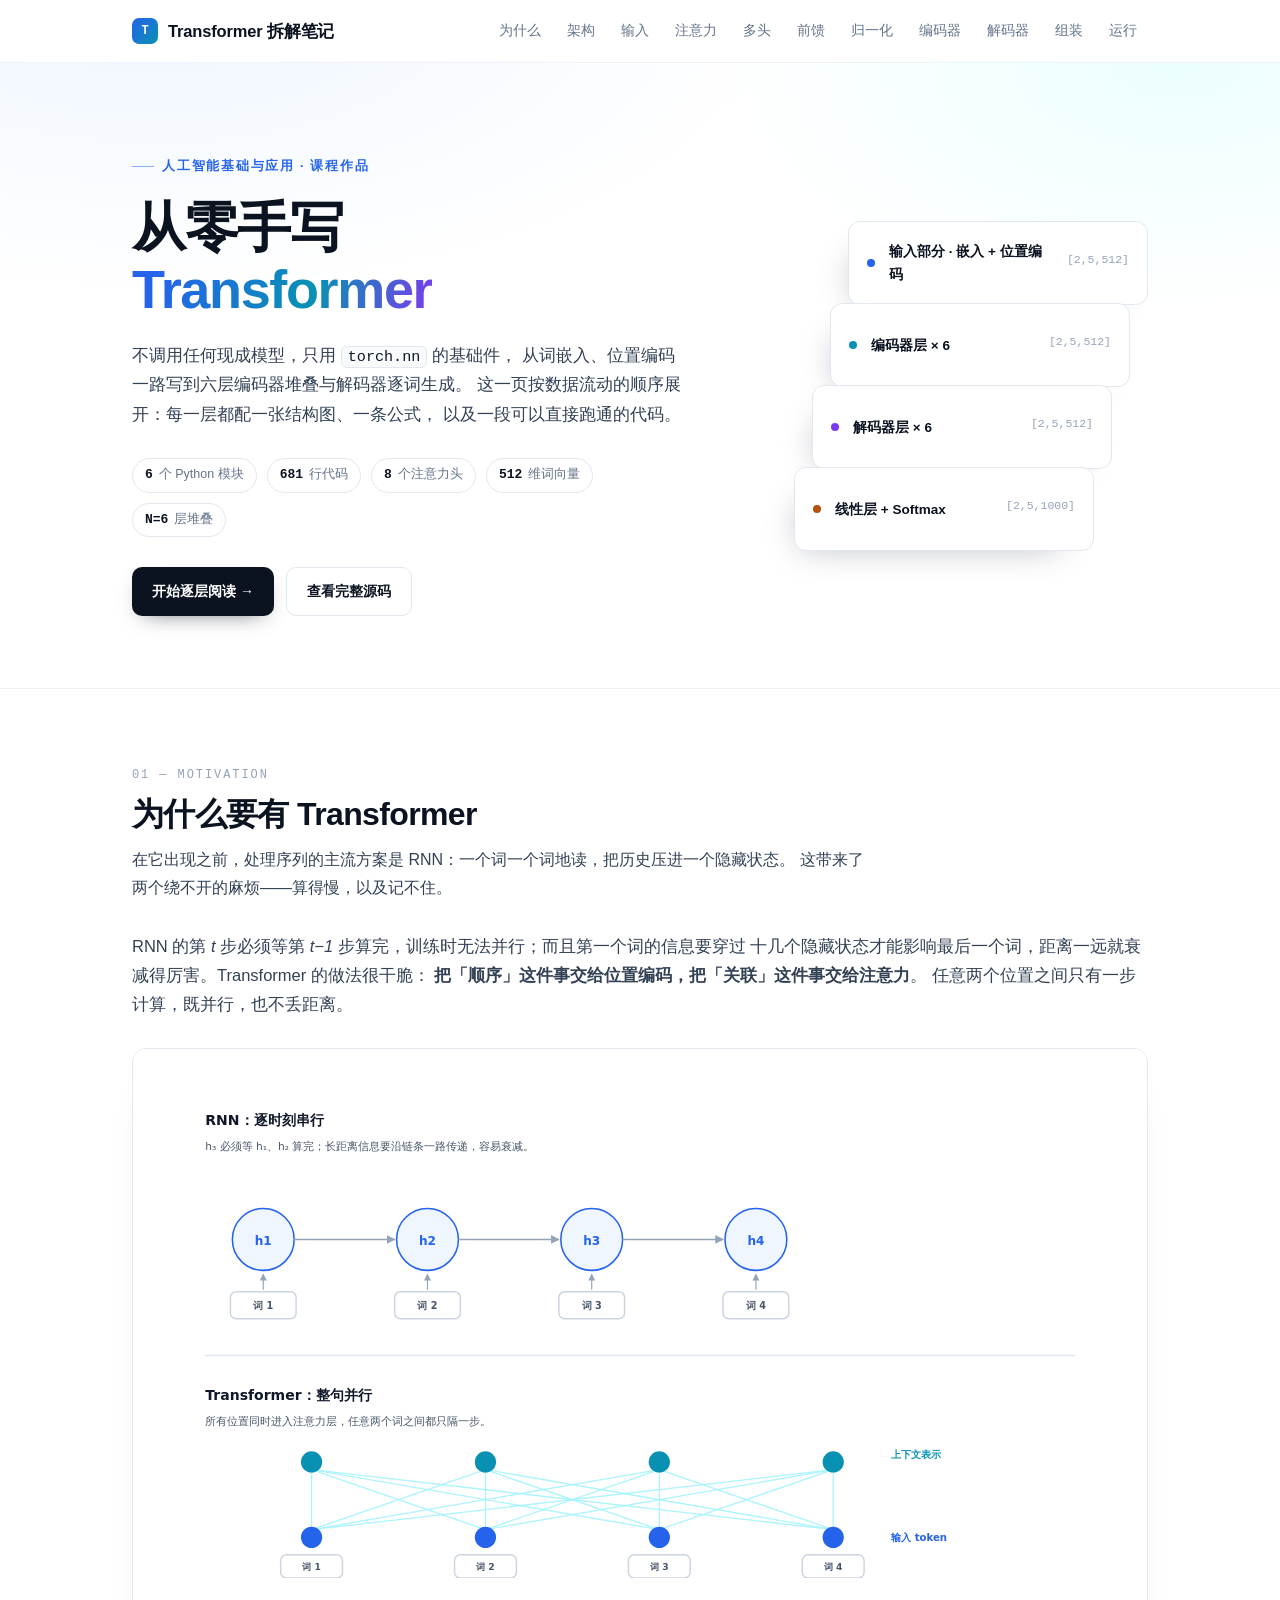
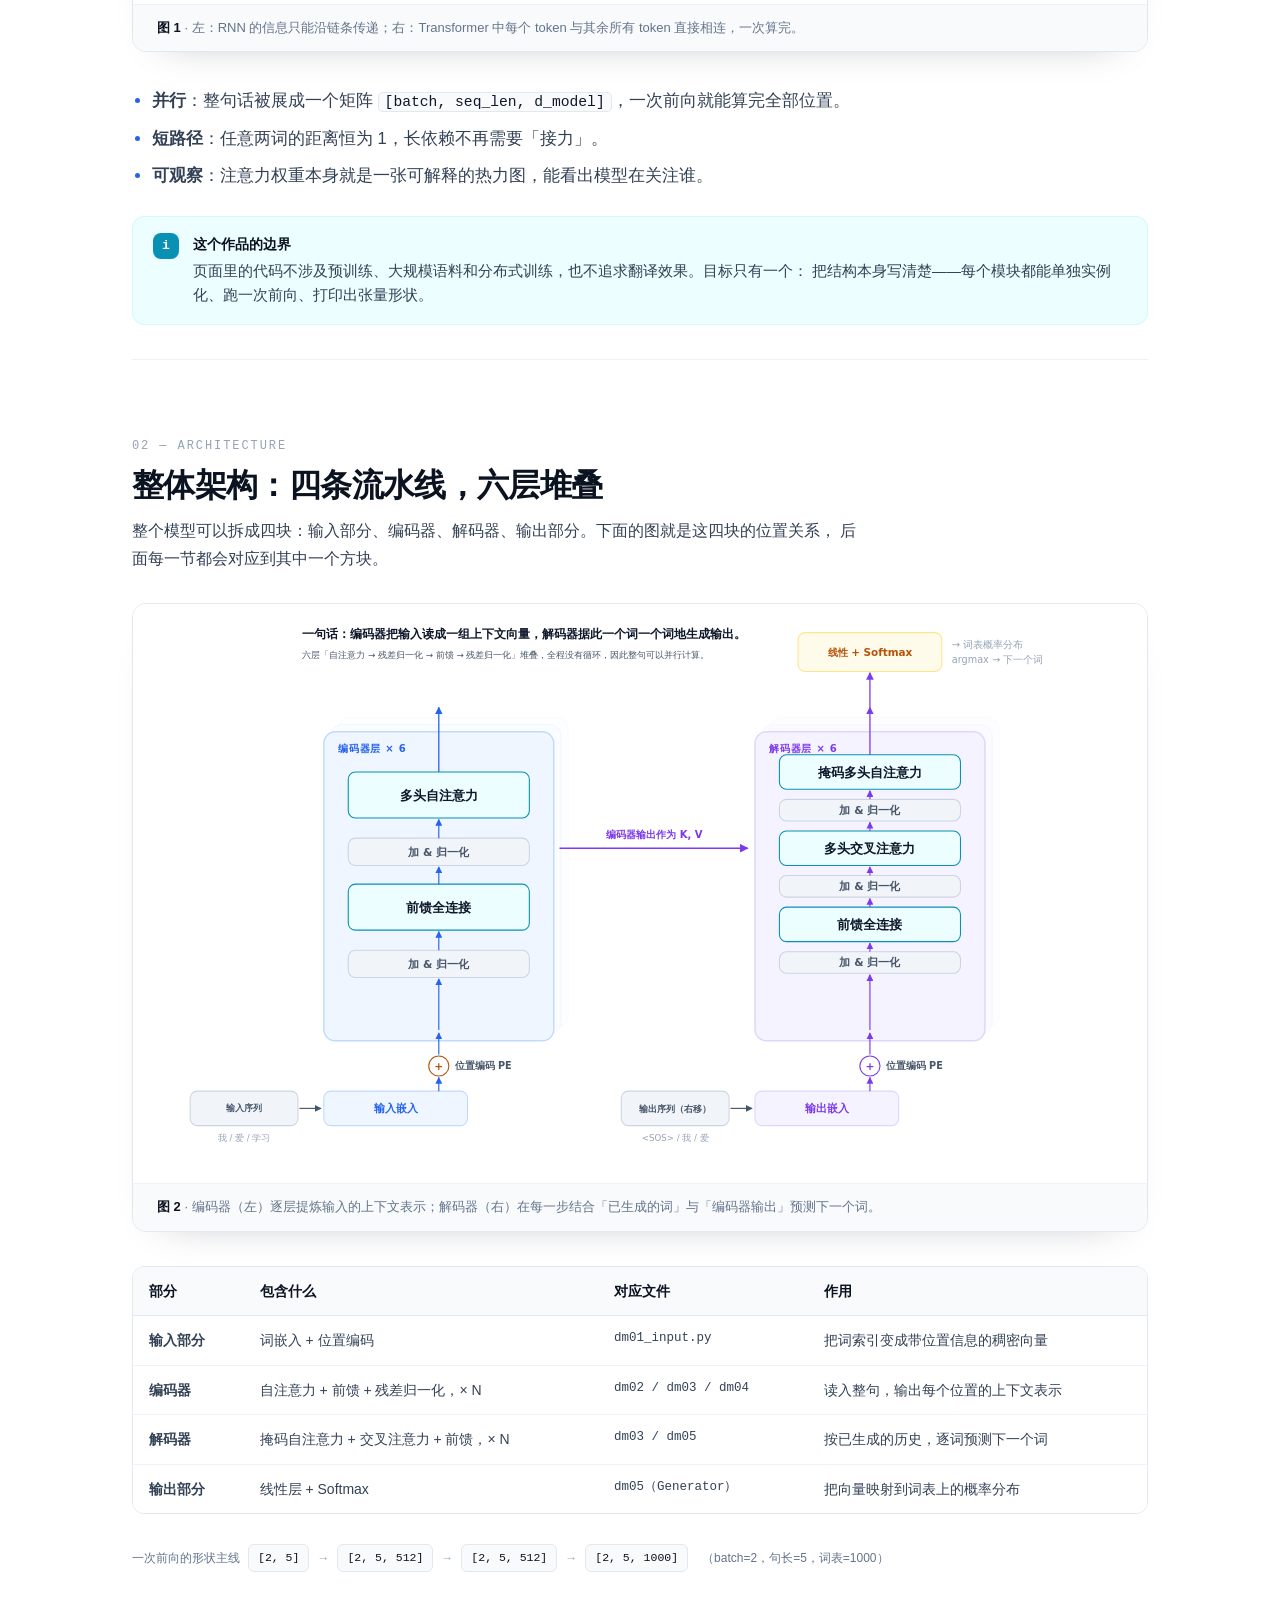
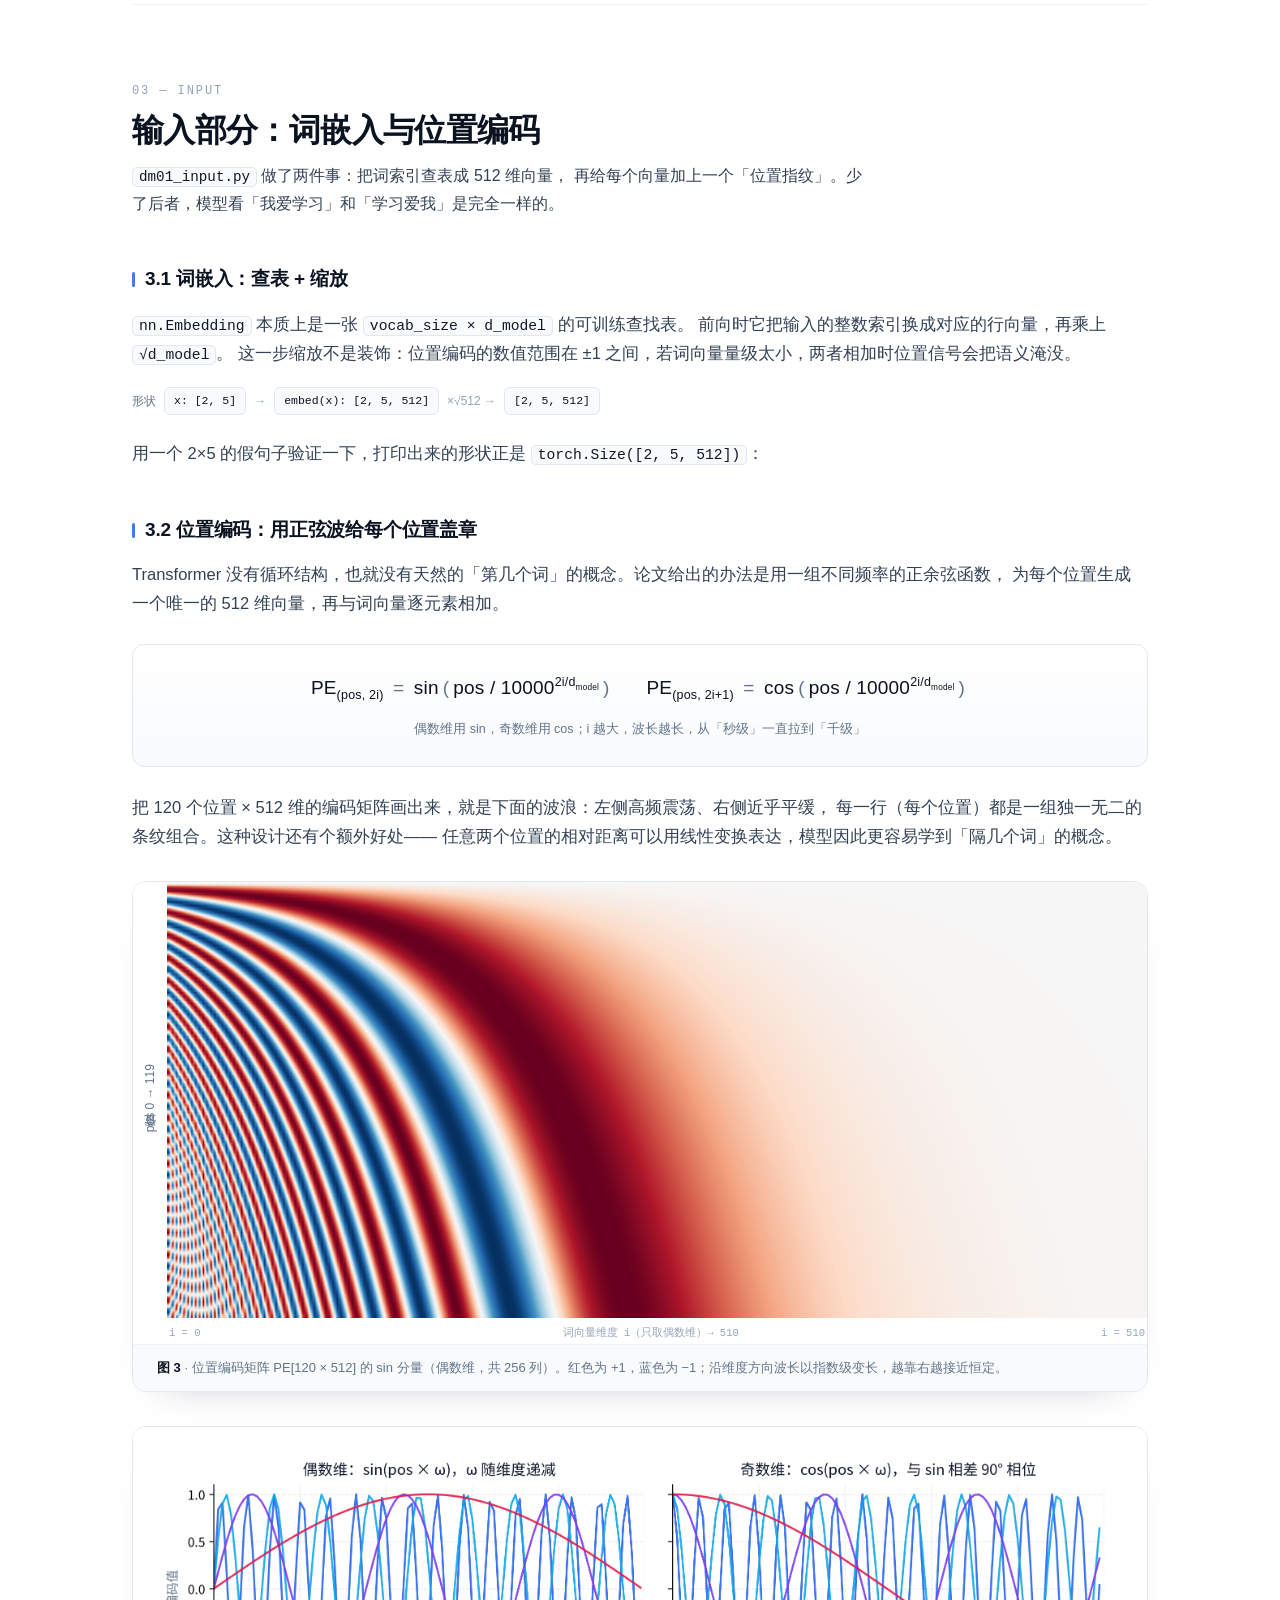
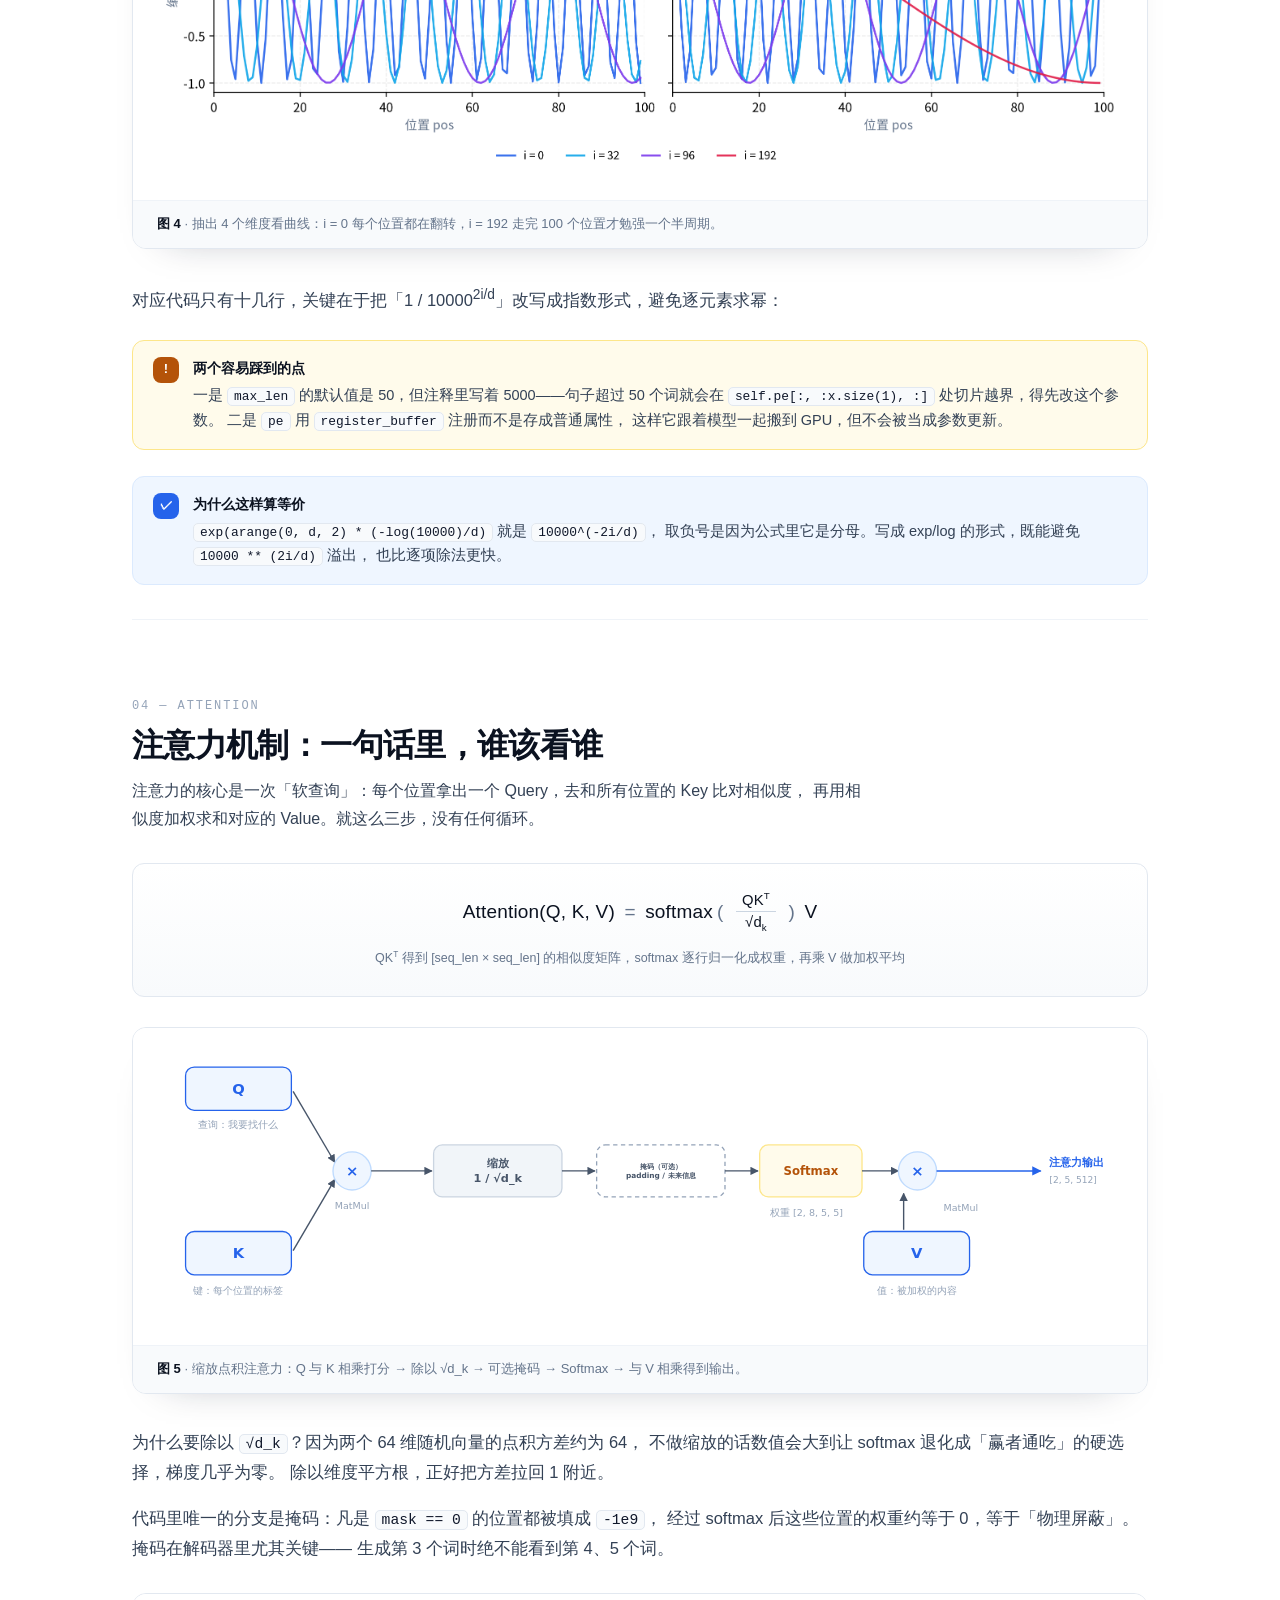
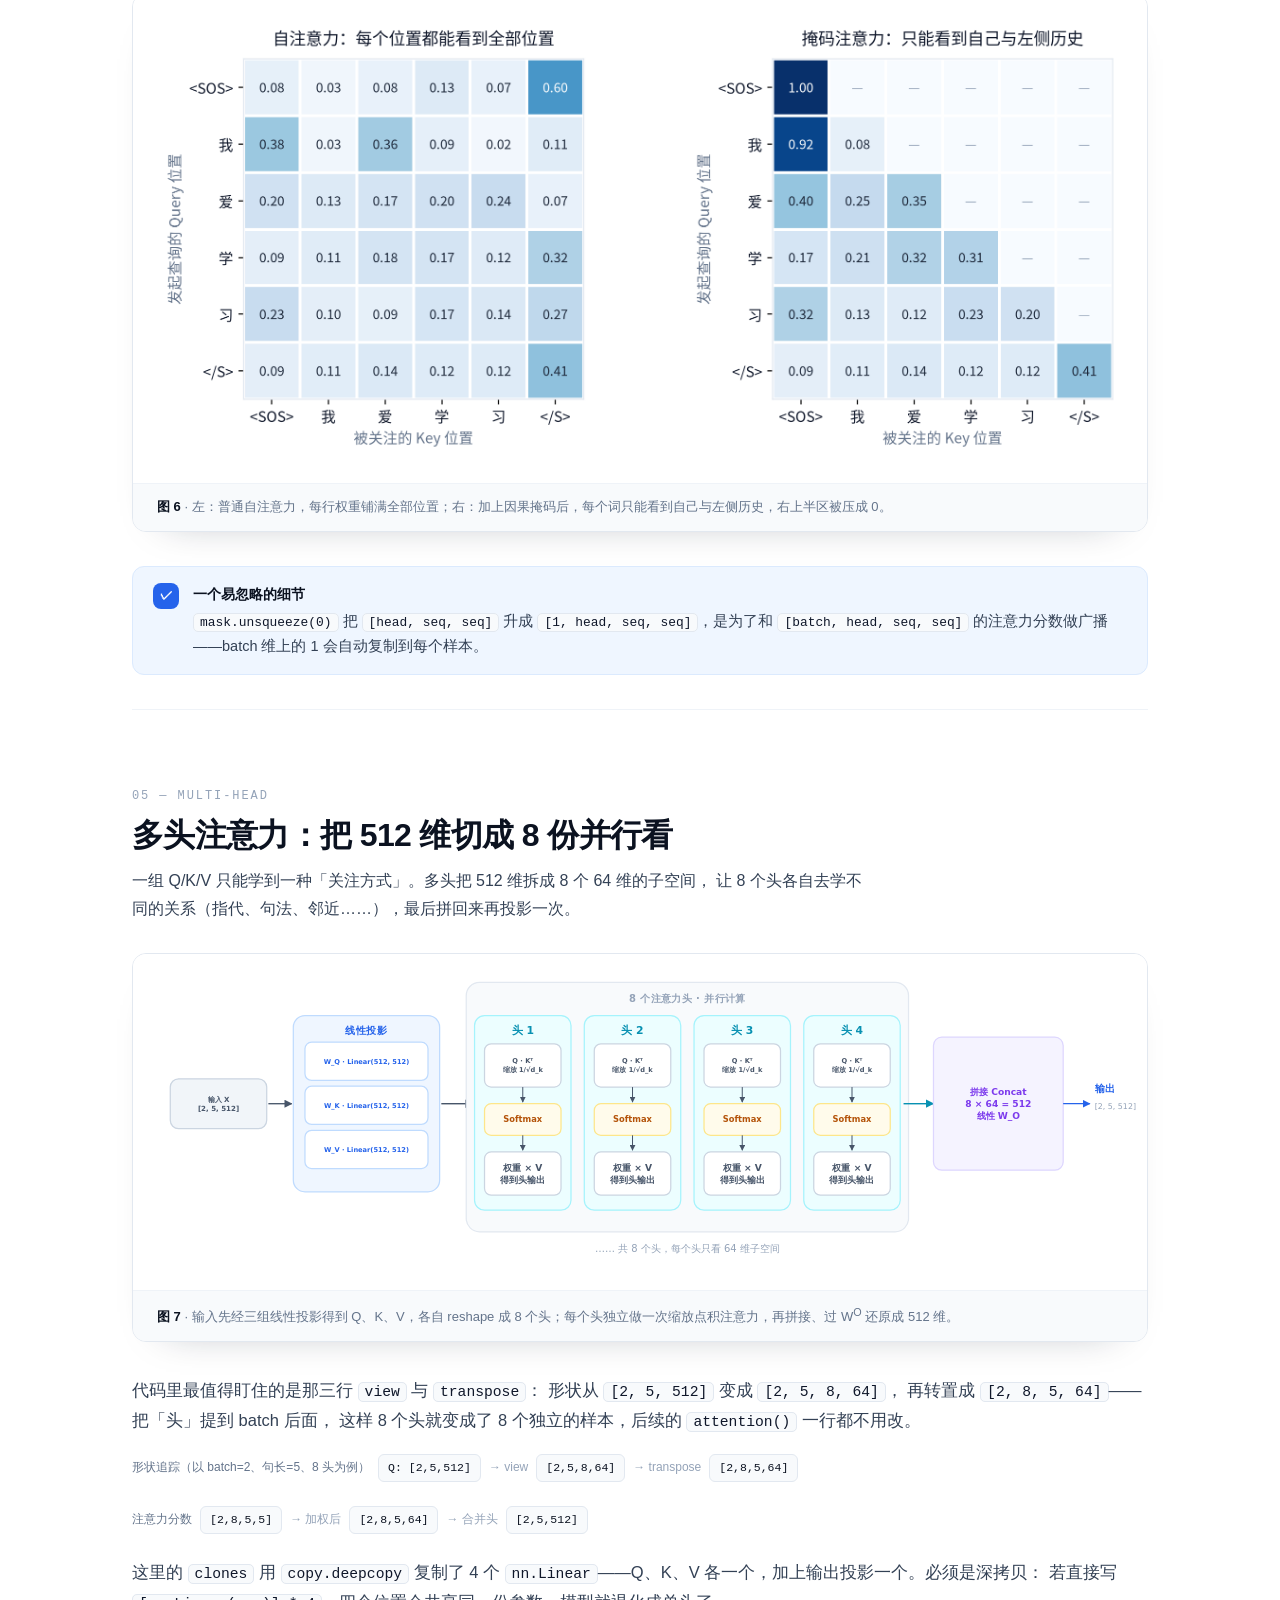
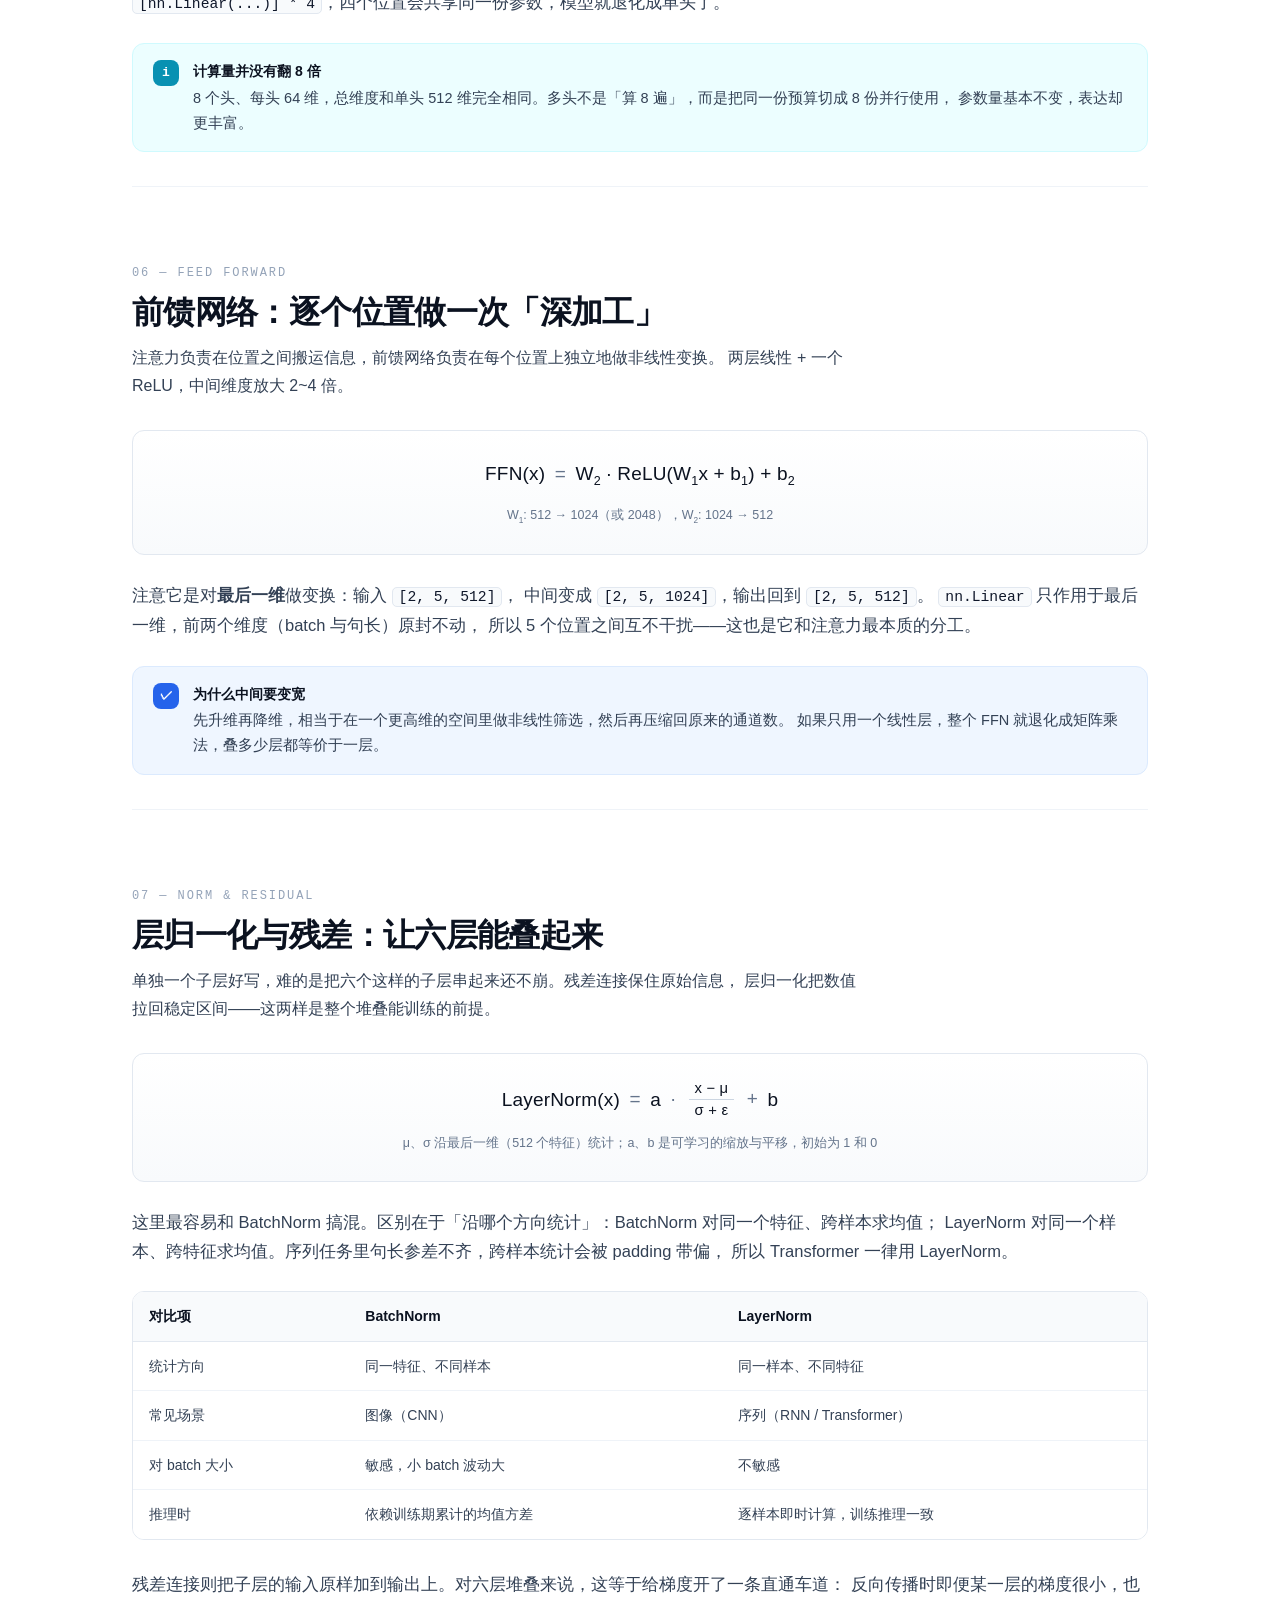
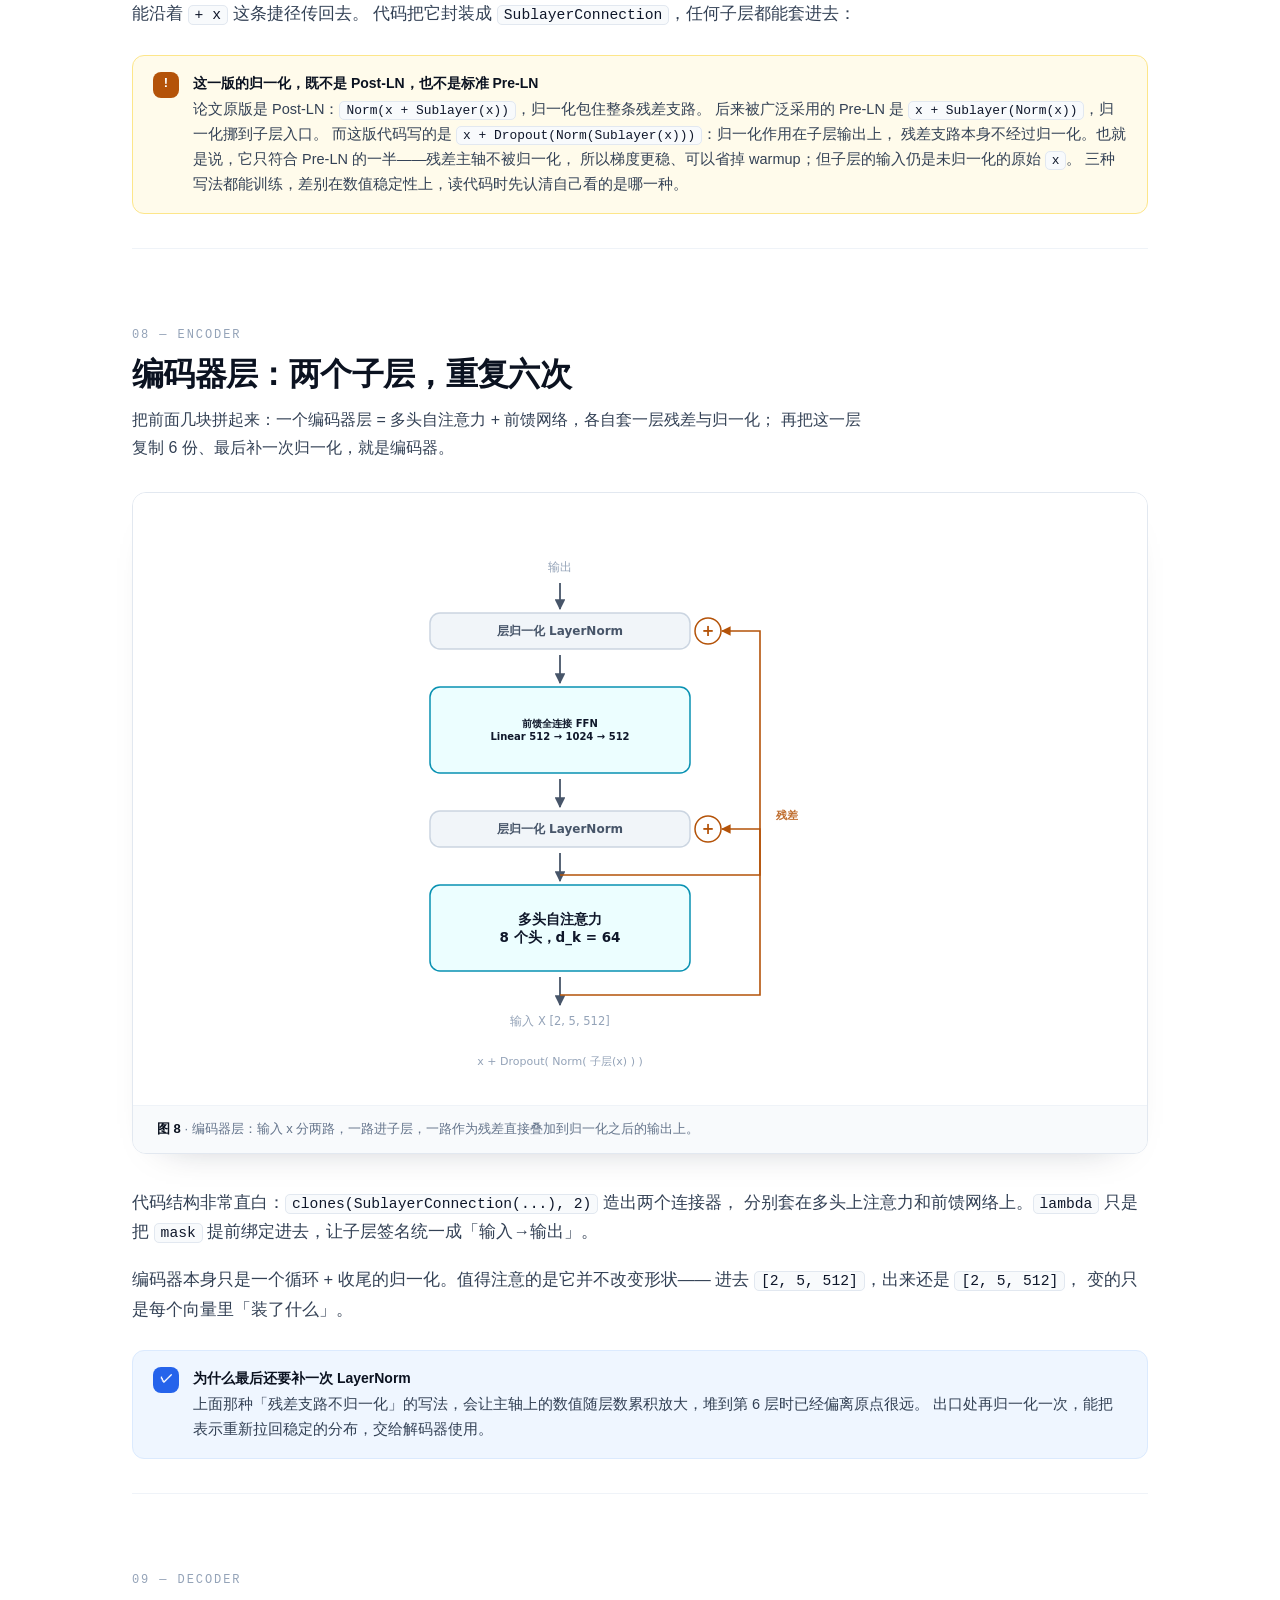
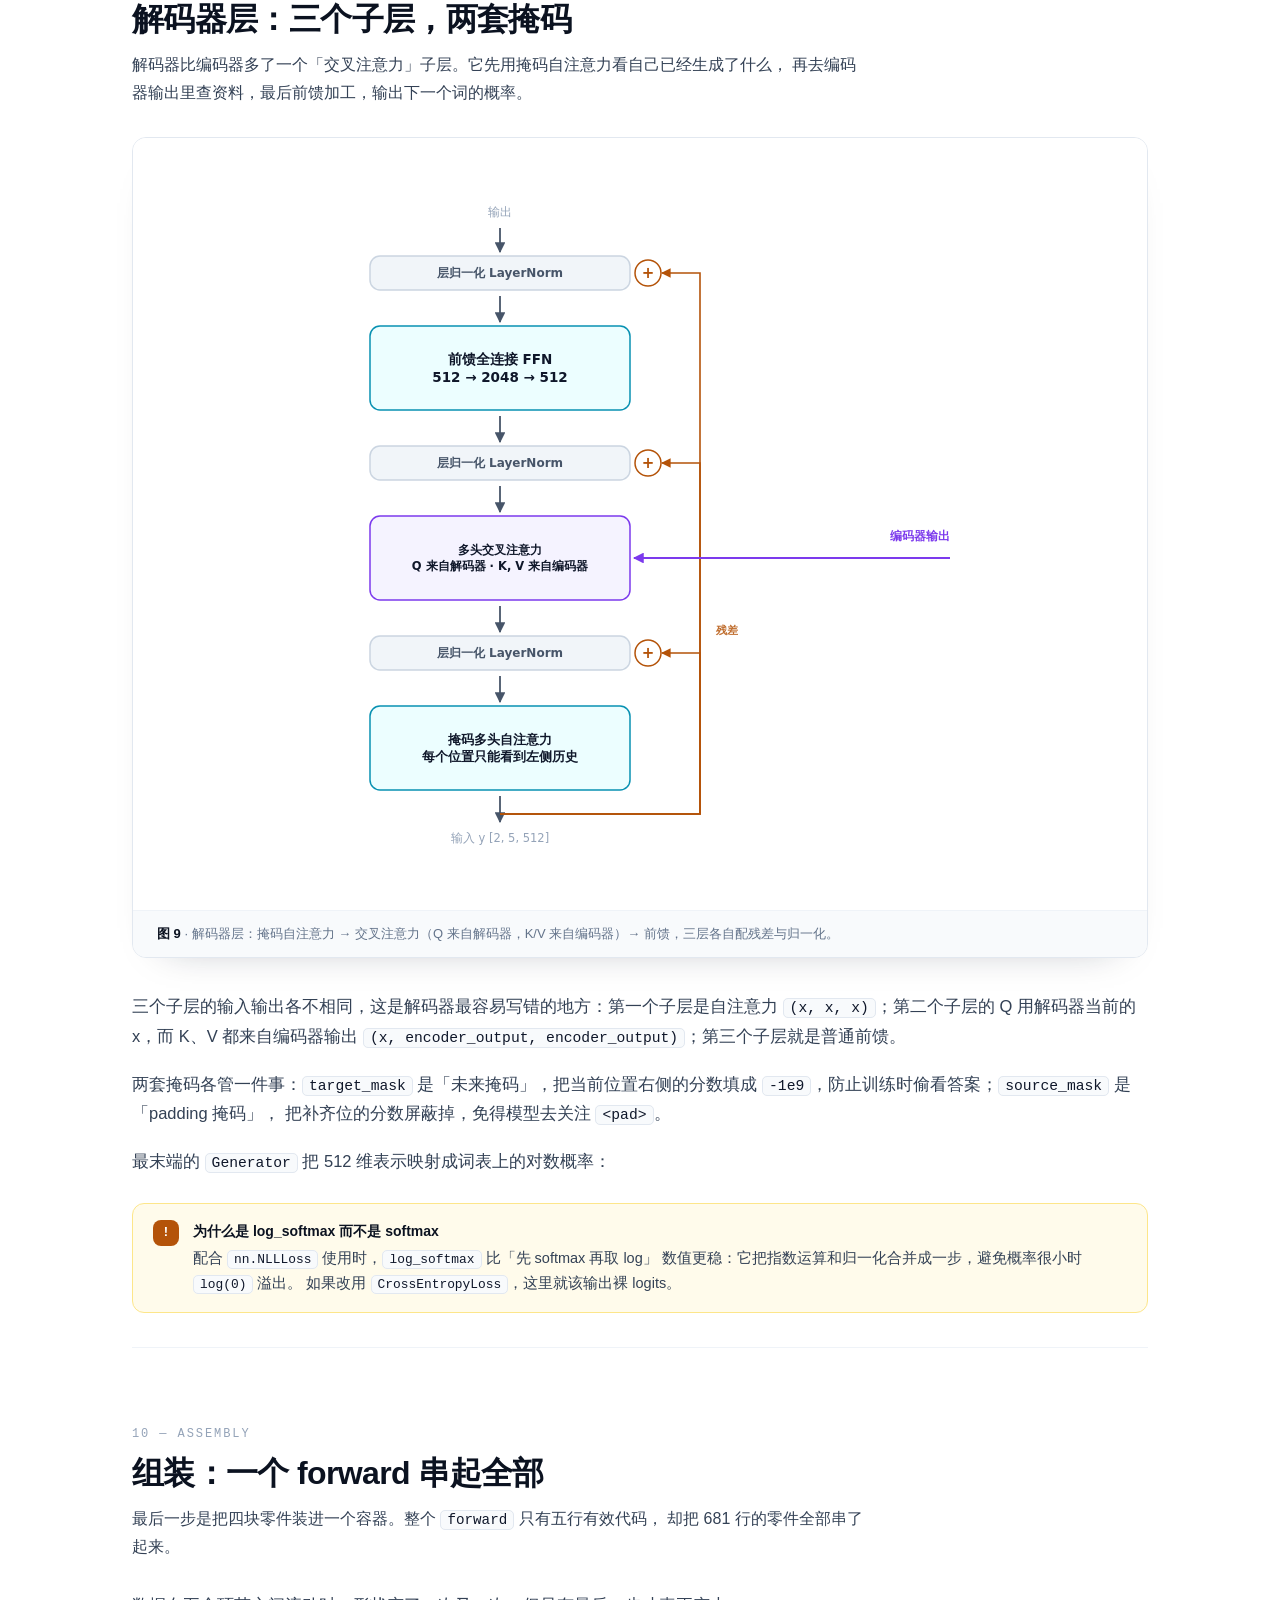
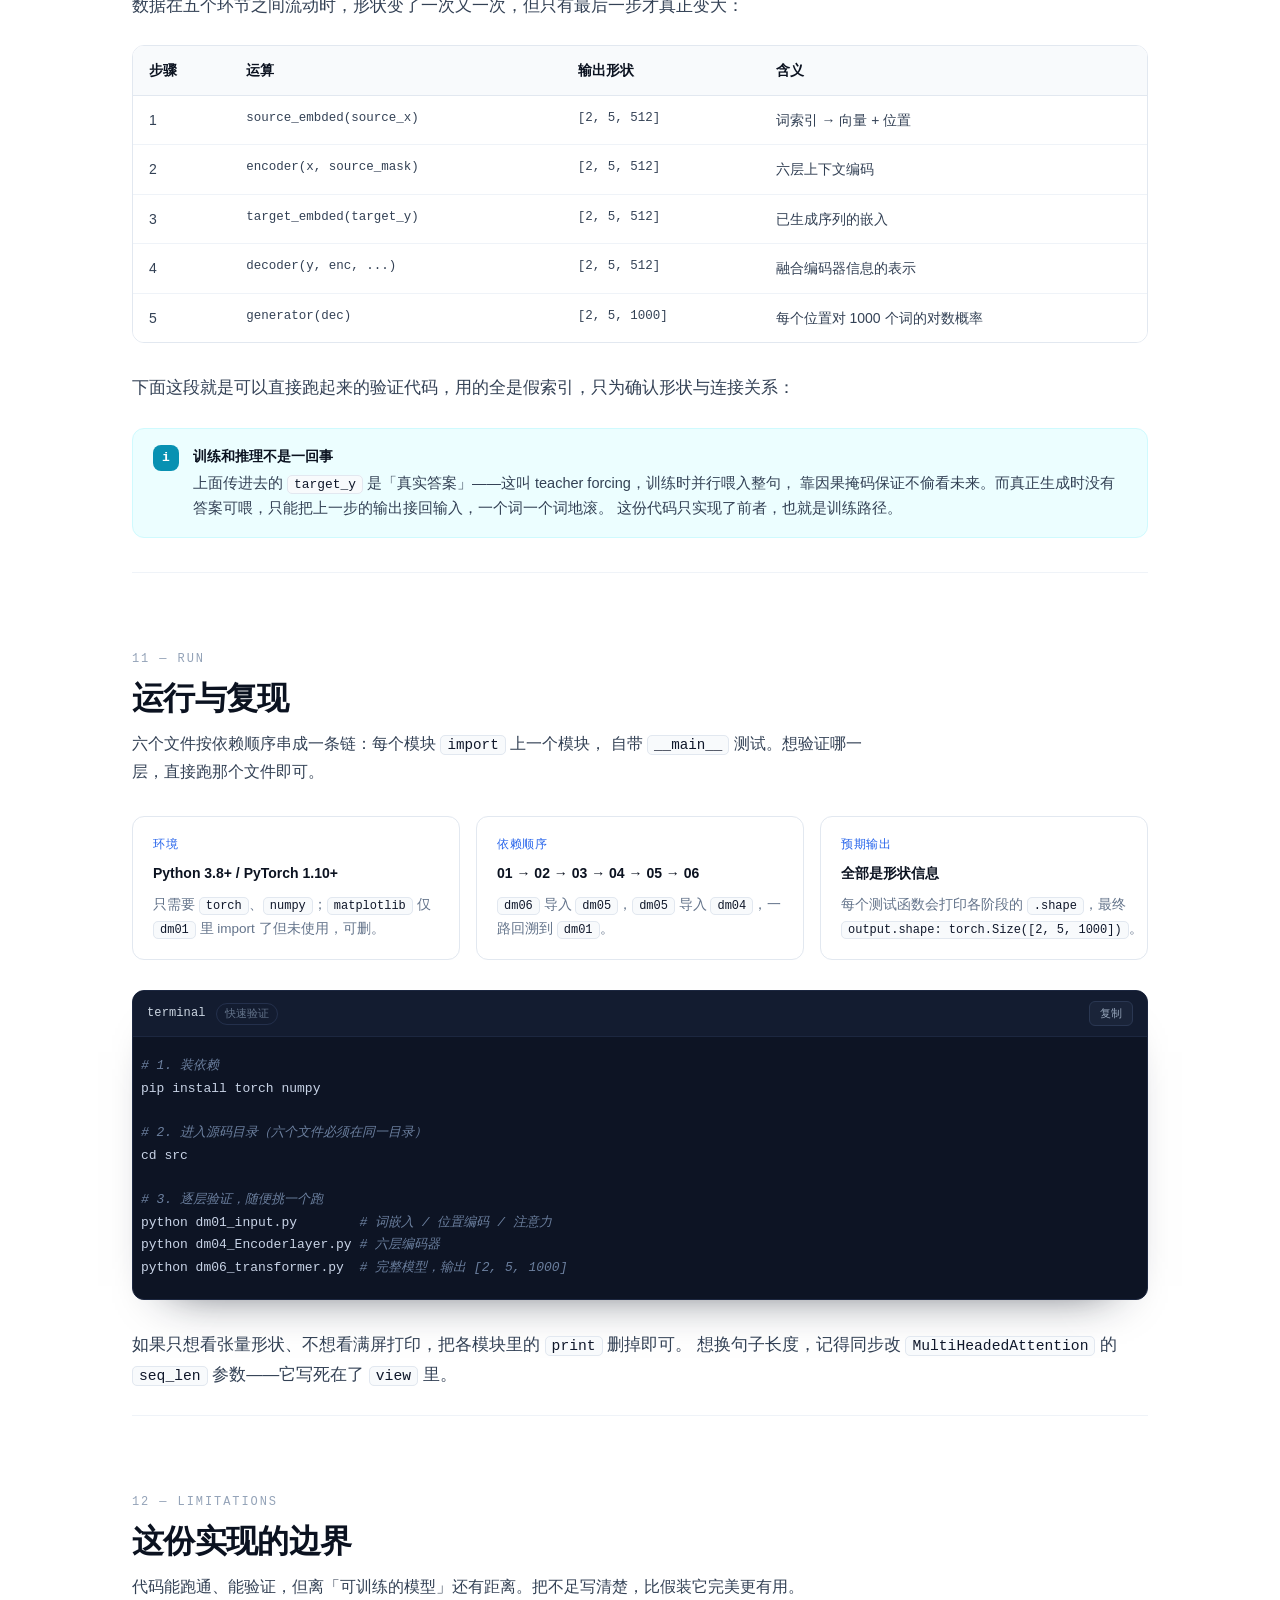
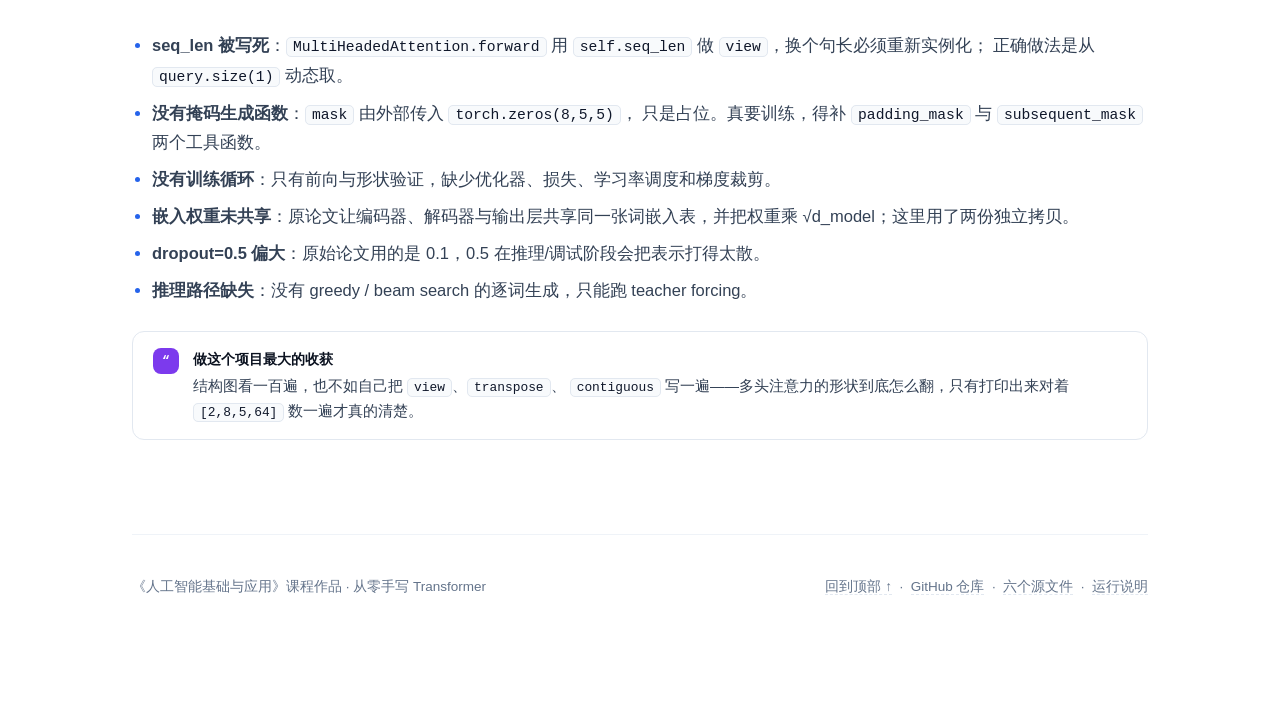
<file: template.html>
<!DOCTYPE html>
<html lang="zh-CN">
<head>
<meta charset="utf-8">
<meta name="viewport" content="width=device-width, initial-scale=1">
<title>从零手写 Transformer · 逐层拆解注意力机制</title>
<meta name="description" content="用 6 个 Python 文件、681 行 PyTorch 代码，从词嵌入与位置编码写到编码器堆叠与解码器生成，每一层配图解、公式与张量形状追踪。">
<link rel="stylesheet" href="css/style.css">
<link rel="icon" href="data:image/svg+xml,%3Csvg xmlns='http://www.w3.org/2000/svg' viewBox='0 0 32 32'%3E%3Crect width='32' height='32' rx='8' fill='%232563eb'/%3E%3Ctext x='16' y='22' font-size='15' text-anchor='middle' fill='white' font-family='monospace'%3ET%3C/text%3E%3C/svg%3E">
</head>
<body>
<div id="progress"></div>

<nav class="nav">
  <div class="nav-inner">
    <a class="brand" href="#top"><span class="brand-mark">T</span><span class="brand-name">Transformer 拆解笔记</span></a>
    <div class="nav-links">
      <a href="#why">为什么</a>
      <a href="#arch">架构</a>
      <a href="#input">输入</a>
      <a href="#attention">注意力</a>
      <a href="#multihead">多头</a>
      <a href="#ffn">前馈</a>
      <a href="#norm">归一化</a>
      <a href="#encoder">编码器</a>
      <a href="#decoder">解码器</a>
      <a href="#assemble">组装</a>
      <a href="#run">运行</a>
    </div>
  </div>
</nav>

<header class="hero" id="top">
  <div class="hero-inner">
    <div>
      <div class="eyebrow">人工智能基础与应用 · 课程作品</div>
      <h1>从零手写<br><span class="grad">Transformer</span></h1>
      <p class="hero-lede">
        不调用任何现成模型，只用 <code class="inline">torch.nn</code> 的基础件，
        从词嵌入、位置编码一路写到六层编码器堆叠与解码器逐词生成。
        这一页按数据流动的顺序展开：每一层都配一张结构图、一条公式，
        以及一段可以直接跑通的代码。
      </p>
      <div class="hero-meta">
        <span class="chip"><b>6</b> 个 Python 模块</span>
        <span class="chip"><b>681</b> 行代码</span>
        <span class="chip"><b>8</b> 个注意力头</span>
        <span class="chip"><b>512</b> 维词向量</span>
        <span class="chip"><b>N=6</b> 层堆叠</span>
      </div>
      <div class="hero-cta">
        <a class="btn btn-primary" href="#why">开始逐层阅读 →</a>
        <a class="btn btn-ghost" href="src/dm06_transformer.py">查看完整源码</a>
      </div>
    </div>
    <div class="hero-art" aria-hidden="true">
      <div class="stack-card" style="top:0"><span class="dot" style="background:#2563eb"></span><span class="name">输入部分 · 嵌入 + 位置编码</span><span class="shapes">[2,5,512]</span></div>
      <div class="stack-card" style="top:82px;right:18px"><span class="dot" style="background:#0891b2"></span><span class="name">编码器层 × 6</span><span class="shapes">[2,5,512]</span></div>
      <div class="stack-card" style="top:164px;right:36px"><span class="dot" style="background:#7c3aed"></span><span class="name">解码器层 × 6</span><span class="shapes">[2,5,512]</span></div>
      <div class="stack-card" style="top:246px;right:54px"><span class="dot" style="background:#b45309"></span><span class="name">线性层 + Softmax</span><span class="shapes">[2,5,1000]</span></div>
    </div>
  </div>
</header>

<main>

<!-- ========================================================== 01 -->
<section class="section" id="why">
  <div class="sec-head">
    <div class="sec-num">01 — Motivation</div>
    <h2 class="sec-title">为什么要有 Transformer</h2>
    <p class="sec-lede">
      在它出现之前，处理序列的主流方案是 RNN：一个词一个词地读，把历史压进一个隐藏状态。
      这带来了两个绕不开的麻烦——算得慢，以及记不住。
    </p>
  </div>

  <p>
    RNN 的第 <em>t</em> 步必须等第 <em>t−1</em> 步算完，训练时无法并行；而且第一个词的信息要穿过
    十几个隐藏状态才能影响最后一个词，距离一远就衰减得厉害。Transformer 的做法很干脆：
    <strong>把「顺序」这件事交给位置编码，把「关联」这件事交给注意力</strong>。
    任意两个位置之间只有一步计算，既并行，也不丢距离。
  </p>

  <figure class="figure reveal">
    <div class="canvas"><img src="assets/rnn-vs-transformer.svg" alt="RNN 串行链与 Transformer 全连接注意力对比"></div>
    <figcaption><b>图 1</b> · 左：RNN 的信息只能沿链条传递；右：Transformer 中每个 token 与其余所有 token 直接相连，一次算完。</figcaption>
  </figure>

  <ul class="tight">
    <li><strong>并行</strong>：整句话被展成一个矩阵 <code class="inline">[batch, seq_len, d_model]</code>，一次前向就能算完全部位置。</li>
    <li><strong>短路径</strong>：任意两词的距离恒为 1，长依赖不再需要「接力」。</li>
    <li><strong>可观察</strong>：注意力权重本身就是一张可解释的热力图，能看出模型在关注谁。</li>
  </ul>

  <div class="callout key">
    <div class="ico">i</div>
    <div>
      <span class="ctitle">这个作品的边界</span>
      <p>页面里的代码不涉及预训练、大规模语料和分布式训练，也不追求翻译效果。目标只有一个：
      把结构本身写清楚——每个模块都能单独实例化、跑一次前向、打印出张量形状。</p>
    </div>
  </div>
</section>

<!-- ========================================================== 02 -->
<section class="section" id="arch">
  <div class="sec-head">
    <div class="sec-num">02 — Architecture</div>
    <h2 class="sec-title">整体架构：四条流水线，六层堆叠</h2>
    <p class="sec-lede">
      整个模型可以拆成四块：输入部分、编码器、解码器、输出部分。下面的图就是这四块的位置关系，
      后面每一节都会对应到其中一个方块。
    </p>
  </div>

  <figure class="figure wide reveal">
    <div class="canvas"><img src="assets/arch-overall.svg" alt="Transformer 整体架构图"></div>
    <figcaption><b>图 2</b> · 编码器（左）逐层提炼输入的上下文表示；解码器（右）在每一步结合「已生成的词」与「编码器输出」预测下一个词。</figcaption>
  </figure>

  <div class="table-wrap">
    <table>
      <thead>
        <tr><th>部分</th><th>包含什么</th><th>对应文件</th><th>作用</th></tr>
      </thead>
      <tbody>
        <tr><td><b>输入部分</b></td><td>词嵌入 + 位置编码</td><td class="mono">dm01_input.py</td><td>把词索引变成带位置信息的稠密向量</td></tr>
        <tr><td><b>编码器</b></td><td>自注意力 + 前馈 + 残差归一化，× N</td><td class="mono">dm02 / dm03 / dm04</td><td>读入整句，输出每个位置的上下文表示</td></tr>
        <tr><td><b>解码器</b></td><td>掩码自注意力 + 交叉注意力 + 前馈，× N</td><td class="mono">dm03 / dm05</td><td>按已生成的历史，逐词预测下一个词</td></tr>
        <tr><td><b>输出部分</b></td><td>线性层 + Softmax</td><td class="mono">dm05（Generator）</td><td>把向量映射到词表上的概率分布</td></tr>
      </tbody>
    </table>
  </div>

  <div class="shapes">
    <span>一次前向的形状主线</span>
    <span class="tag">[2, 5]</span><span class="arrow">→</span>
    <span class="tag">[2, 5, 512]</span><span class="arrow">→</span>
    <span class="tag">[2, 5, 512]</span><span class="arrow">→</span>
    <span class="tag">[2, 5, 1000]</span>
    <span style="margin-left:6px">（batch=2，句长=5，词表=1000）</span>
  </div>
</section>

<!-- ========================================================== 03 -->
<section class="section" id="input">
  <div class="sec-head">
    <div class="sec-num">03 — Input</div>
    <h2 class="sec-title">输入部分：词嵌入与位置编码</h2>
    <p class="sec-lede">
      <code class="inline">dm01_input.py</code> 做了两件事：把词索引查表成 512 维向量，
      再给每个向量加上一个「位置指纹」。少了后者，模型看「我爱学习」和「学习爱我」是完全一样的。
    </p>
  </div>

  <h3>3.1 词嵌入：查表 + 缩放</h3>
  <p>
    <code class="inline">nn.Embedding</code> 本质上是一张 <code class="inline">vocab_size × d_model</code> 的可训练查找表。
    前向时它把输入的整数索引换成对应的行向量，再乘上 <code class="inline">√d_model</code>。
    这一步缩放不是装饰：位置编码的数值范围在 ±1 之间，若词向量量级太小，两者相加时位置信号会把语义淹没。
  </p>

  <!--CODE dm01_input.py 17 31-->

  <div class="shapes">
    <span>形状</span>
    <span class="tag">x: [2, 5]</span><span class="arrow">→</span>
    <span class="tag">embed(x): [2, 5, 512]</span><span class="arrow">×√512 →</span>
    <span class="tag">[2, 5, 512]</span>
  </div>

  <p>用一个 2×5 的假句子验证一下，打印出来的形状正是 <code class="inline">torch.Size([2, 5, 512])</code>：</p>

  <!--CODE dm01_input.py 36 48-->

  <h3>3.2 位置编码：用正弦波给每个位置盖章</h3>
  <p>
    Transformer 没有循环结构，也就没有天然的「第几个词」的概念。论文给出的办法是用一组不同频率的正余弦函数，
    为每个位置生成一个唯一的 512 维向量，再与词向量逐元素相加。
  </p>

  <div class="formula">
    PE<sub>(pos, 2i)</sub> <span class="op">=</span> sin<span class="op">(</span>pos / 10000<sup>2i/d<sub>model</sub></sup><span class="op">)</span>
    &nbsp;&nbsp;&nbsp;&nbsp;
    PE<sub>(pos, 2i+1)</sub> <span class="op">=</span> cos<span class="op">(</span>pos / 10000<sup>2i/d<sub>model</sub></sup><span class="op">)</span>
    <span class="note">偶数维用 sin，奇数维用 cos；i 越大，波长越长，从「秒级」一直拉到「千级」</span>
  </div>

  <p>
    把 120 个位置 × 512 维的编码矩阵画出来，就是下面的波浪：左侧高频震荡、右侧近乎平缓，
    每一行（每个位置）都是一组独一无二的条纹组合。这种设计还有个额外好处——
    任意两个位置的相对距离可以用线性变换表达，模型因此更容易学到「隔几个词」的概念。
  </p>

  <figure class="figure reveal">
    <div class="canvas tight">
      <div class="wave">
        <div class="y-label">位置 pos 0 → 119</div>
        <img src="assets/pe_heatmap.png" alt="位置编码矩阵热力图">
        <div class="x-axis"><span>i = 0</span><span>词向量维度 i（只取偶数维）→ 510</span><span>i = 510</span></div>
      </div>
    </div>
    <figcaption><b>图 3</b> · 位置编码矩阵 PE[120 × 512] 的 sin 分量（偶数维，共 256 列）。红色为 +1，蓝色为 −1；沿维度方向波长以指数级变长，越靠右越接近恒定。</figcaption>
  </figure>

  <figure class="figure reveal">
    <div class="canvas"><img src="assets/pe_curves.png" alt="不同维度的正弦曲线"></div>
    <figcaption><b>图 4</b> · 抽出 4 个维度看曲线：i = 0 每个位置都在翻转，i = 192 走完 100 个位置才勉强一个半周期。</figcaption>
  </figure>

  <p>对应代码只有十几行，关键在于把「1 / 10000<sup>2i/d</sup>」改写成指数形式，避免逐元素求幂：</p>

  <!--CODE dm01_input.py 52 99-->

  <div class="callout warn">
    <div class="ico">!</div>
    <div>
      <span class="ctitle">两个容易踩到的点</span>
      <p>一是 <code class="inline">max_len</code> 的默认值是 50，但注释里写着 5000——句子超过 50 个词就会在
      <code class="inline">self.pe[:, :x.size(1), :]</code> 处切片越界，得先改这个参数。
      二是 <code class="inline">pe</code> 用 <code class="inline">register_buffer</code> 注册而不是存成普通属性，
      这样它跟着模型一起搬到 GPU，但不会被当成参数更新。</p>
    </div>
  </div>

  <div class="callout tip">
    <div class="ico">✓</div>
    <div>
      <span class="ctitle">为什么这样算等价</span>
      <p><code class="inline">exp(arange(0, d, 2) * (-log(10000)/d)</code> 就是 <code class="inline">10000^(-2i/d)</code>，
      取负号是因为公式里它是分母。写成 exp/log 的形式，既能避免 <code class="inline">10000 ** (2i/d)</code> 溢出，
      也比逐项除法更快。</p>
    </div>
  </div>
</section>

<!-- ========================================================== 04 -->
<section class="section" id="attention">
  <div class="sec-head">
    <div class="sec-num">04 — Attention</div>
    <h2 class="sec-title">注意力机制：一句话里，谁该看谁</h2>
    <p class="sec-lede">
      注意力的核心是一次「软查询」：每个位置拿出一个 Query，去和所有位置的 Key 比对相似度，
      再用相似度加权求和对应的 Value。就这么三步，没有任何循环。
    </p>
  </div>

  <div class="formula">
    Attention(Q, K, V) <span class="op">=</span> softmax<span class="op">(</span>
    <span class="frac"><span>QK<sup>T</sup></span><span>√d<sub>k</sub></span></span>
    <span class="op">)</span> V
    <span class="note">QK<sup>T</sup> 得到 [seq_len × seq_len] 的相似度矩阵，softmax 逐行归一化成权重，再乘 V 做加权平均</span>
  </div>

  <figure class="figure wide reveal">
    <div class="canvas"><img src="assets/attn-scaled.svg" alt="缩放点积注意力流程"></div>
    <figcaption><b>图 5</b> · 缩放点积注意力：Q 与 K 相乘打分 → 除以 √d_k → 可选掩码 → Softmax → 与 V 相乘得到输出。</figcaption>
  </figure>

  <p>
    为什么要除以 <code class="inline">√d_k</code>？因为两个 64 维随机向量的点积方差约为 64，
    不做缩放的话数值会大到让 softmax 退化成「赢者通吃」的硬选择，梯度几乎为零。
    除以维度平方根，正好把方差拉回 1 附近。
  </p>

  <!--CODE dm01_input.py 123 143-->

  <p>
    代码里唯一的分支是掩码：凡是 <code class="inline">mask == 0</code> 的位置都被填成 <code class="inline">-1e9</code>，
    经过 softmax 后这些位置的权重约等于 0，等于「物理屏蔽」。掩码在解码器里尤其关键——
    生成第 3 个词时绝不能看到第 4、5 个词。
  </p>

  <figure class="figure reveal">
    <div class="canvas"><img src="assets/attention_mask.png" alt="注意力权重与掩码对比"></div>
    <figcaption><b>图 6</b> · 左：普通自注意力，每行权重铺满全部位置；右：加上因果掩码后，每个词只能看到自己与左侧历史，右上半区被压成 0。</figcaption>
  </figure>

  <div class="callout tip">
    <div class="ico">✓</div>
    <div>
      <span class="ctitle">一个易忽略的细节</span>
      <p><code class="inline">mask.unsqueeze(0)</code> 把 <code class="inline">[head, seq, seq]</code> 升成
      <code class="inline">[1, head, seq, seq]</code>，是为了和 <code class="inline">[batch, head, seq, seq]</code>
      的注意力分数做广播——batch 维上的 1 会自动复制到每个样本。</p>
    </div>
  </div>
</section>

<!-- ========================================================== 05 -->
<section class="section" id="multihead">
  <div class="sec-head">
    <div class="sec-num">05 — Multi-Head</div>
    <h2 class="sec-title">多头注意力：把 512 维切成 8 份并行看</h2>
    <p class="sec-lede">
      一组 Q/K/V 只能学到一种「关注方式」。多头把 512 维拆成 8 个 64 维的子空间，
      让 8 个头各自去学不同的关系（指代、句法、邻近……），最后拼回来再投影一次。
    </p>
  </div>

  <figure class="figure wide reveal">
    <div class="canvas"><img src="assets/multihead.svg" alt="多头注意力结构"></div>
    <figcaption><b>图 7</b> · 输入先经三组线性投影得到 Q、K、V，各自 reshape 成 8 个头；每个头独立做一次缩放点积注意力，再拼接、过 W<sup>O</sup> 还原成 512 维。</figcaption>
  </figure>

  <p>
    代码里最值得盯住的是那三行 <code class="inline">view</code> 与 <code class="inline">transpose</code>：
    形状从 <code class="inline">[2, 5, 512]</code> 变成 <code class="inline">[2, 5, 8, 64]</code>，
    再转置成 <code class="inline">[2, 8, 5, 64]</code>——把「头」提到 batch 后面，
    这样 8 个头就变成了 8 个独立的样本，后续的 <code class="inline">attention()</code> 一行都不用改。
  </p>

  <!--CODE dm02_selfattension.py 6 41-->

  <div class="shapes">
    <span>形状追踪（以 batch=2、句长=5、8 头为例）</span>
    <span class="tag">Q: [2,5,512]</span><span class="arrow">→ view</span>
    <span class="tag">[2,5,8,64]</span><span class="arrow">→ transpose</span>
    <span class="tag">[2,8,5,64]</span>
  </div>
  <div class="shapes">
    <span>注意力分数</span>
    <span class="tag">[2,8,5,5]</span><span class="arrow">→ 加权后</span>
    <span class="tag">[2,8,5,64]</span><span class="arrow">→ 合并头</span>
    <span class="tag">[2,5,512]</span>
  </div>

  <p>
    这里的 <code class="inline">clones</code> 用 <code class="inline">copy.deepcopy</code> 复制了 4 个
    <code class="inline">nn.Linear</code>——Q、K、V 各一个，加上输出投影一个。必须是深拷贝：
    若直接写 <code class="inline">[nn.Linear(...)] * 4</code>，四个位置会共享同一份参数，模型就退化成单头了。
  </p>

  <div class="callout key">
    <div class="ico">i</div>
    <div>
      <span class="ctitle">计算量并没有翻 8 倍</span>
      <p>8 个头、每头 64 维，总维度和单头 512 维完全相同。多头不是「算 8 遍」，而是把同一份预算切成 8 份并行使用，
      参数量基本不变，表达却更丰富。</p>
    </div>
  </div>
</section>

<!-- ========================================================== 06 -->
<section class="section" id="ffn">
  <div class="sec-head">
    <div class="sec-num">06 — Feed Forward</div>
    <h2 class="sec-title">前馈网络：逐个位置做一次「深加工」</h2>
    <p class="sec-lede">
      注意力负责在位置之间搬运信息，前馈网络负责在每个位置上独立地做非线性变换。
      两层线性 + 一个 ReLU，中间维度放大 2~4 倍。
    </p>
  </div>

  <div class="formula">
    FFN(x) <span class="op">=</span> W<sub>2</sub> · ReLU(W<sub>1</sub>x + b<sub>1</sub>) + b<sub>2</sub>
    <span class="note">W<sub>1</sub>: 512 → 1024（或 2048），W<sub>2</sub>: 1024 → 512</span>
  </div>

  <!--CODE dm02_selfattension.py 66 78-->

  <p>
    注意它是对<strong>最后一维</strong>做变换：输入 <code class="inline">[2, 5, 512]</code>，
    中间变成 <code class="inline">[2, 5, 1024]</code>，输出回到 <code class="inline">[2, 5, 512]</code>。
    <code class="inline">nn.Linear</code> 只作用于最后一维，前两个维度（batch 与句长）原封不动，
    所以 5 个位置之间互不干扰——这也是它和注意力最本质的分工。
  </p>

  <div class="callout tip">
    <div class="ico">✓</div>
    <div>
      <span class="ctitle">为什么中间要变宽</span>
      <p>先升维再降维，相当于在一个更高维的空间里做非线性筛选，然后再压缩回原来的通道数。
      如果只用一个线性层，整个 FFN 就退化成矩阵乘法，叠多少层都等价于一层。</p>
    </div>
  </div>
</section>

<!-- ========================================================== 07 -->
<section class="section" id="norm">
  <div class="sec-head">
    <div class="sec-num">07 — Norm &amp; Residual</div>
    <h2 class="sec-title">层归一化与残差：让六层能叠起来</h2>
    <p class="sec-lede">
      单独一个子层好写，难的是把六个这样的子层串起来还不崩。残差连接保住原始信息，
      层归一化把数值拉回稳定区间——这两样是整个堆叠能训练的前提。
    </p>
  </div>

  <div class="formula">
    LayerNorm(x) <span class="op">=</span> a <span class="op">·</span>
    <span class="frac"><span>x − μ</span><span>σ + ε</span></span>
    <span class="op">+</span> b
    <span class="note">μ、σ 沿最后一维（512 个特征）统计；a、b 是可学习的缩放与平移，初始为 1 和 0</span>
  </div>

  <p>
    这里最容易和 BatchNorm 搞混。区别在于「沿哪个方向统计」：BatchNorm 对同一个特征、跨样本求均值；
    LayerNorm 对同一个样本、跨特征求均值。序列任务里句长参差不齐，跨样本统计会被 padding 带偏，
    所以 Transformer 一律用 LayerNorm。
  </p>

  <div class="table-wrap">
    <table>
      <thead><tr><th>对比项</th><th>BatchNorm</th><th>LayerNorm</th></tr></thead>
      <tbody>
        <tr><td>统计方向</td><td>同一特征、不同样本</td><td>同一样本、不同特征</td></tr>
        <tr><td>常见场景</td><td>图像（CNN）</td><td>序列（RNN / Transformer）</td></tr>
        <tr><td>对 batch 大小</td><td>敏感，小 batch 波动大</td><td>不敏感</td></tr>
        <tr><td>推理时</td><td>依赖训练期累计的均值方差</td><td>逐样本即时计算，训练推理一致</td></tr>
      </tbody>
    </table>
  </div>

  <!--CODE dm03_NormandAdd.py 6 24-->

  <p>
    残差连接则把子层的输入原样加到输出上。对六层堆叠来说，这等于给梯度开了一条直通车道：
    反向传播时即便某一层的梯度很小，也能沿着 <code class="inline">+ x</code> 这条捷径传回去。
    代码把它封装成 <code class="inline">SublayerConnection</code>，任何子层都能套进去：
  </p>

  <!--CODE dm03_NormandAdd.py 44 55-->

  <div class="callout warn">
    <div class="ico">!</div>
    <div>
      <span class="ctitle">这一版的归一化，既不是 Post-LN，也不是标准 Pre-LN</span>
      <p>论文原版是 Post-LN：<code class="inline">Norm(x + Sublayer(x))</code>，归一化包住整条残差支路。
      后来被广泛采用的 Pre-LN 是 <code class="inline">x + Sublayer(Norm(x))</code>，归一化挪到子层入口。
      而这版代码写的是 <code class="inline">x + Dropout(Norm(Sublayer(x)))</code>：归一化作用在子层输出上，
      残差支路本身不经过归一化。也就是说，它只符合 Pre-LN 的一半——残差主轴不被归一化，
      所以梯度更稳、可以省掉 warmup；但子层的输入仍是未归一化的原始 <code class="inline">x</code>。
      三种写法都能训练，差别在数值稳定性上，读代码时先认清自己看的是哪一种。</p>
    </div>
  </div>
</section>

<!-- ========================================================== 08 -->
<section class="section" id="encoder">
  <div class="sec-head">
    <div class="sec-num">08 — Encoder</div>
    <h2 class="sec-title">编码器层：两个子层，重复六次</h2>
    <p class="sec-lede">
      把前面几块拼起来：一个编码器层 = 多头自注意力 + 前馈网络，各自套一层残差与归一化；
      再把这一层复制 6 份、最后补一次归一化，就是编码器。
    </p>
  </div>

  <figure class="figure reveal">
    <div class="canvas"><img src="assets/block-encoder.svg" alt="编码器层结构"></div>
    <figcaption><b>图 8</b> · 编码器层：输入 x 分两路，一路进子层，一路作为残差直接叠加到归一化之后的输出上。</figcaption>
  </figure>

  <p>
    代码结构非常直白：<code class="inline">clones(SublayerConnection(...), 2)</code> 造出两个连接器，
    分别套在多头上注意力和前馈网络上。<code class="inline">lambda</code> 只是把 <code class="inline">mask</code>
    提前绑定进去，让子层签名统一成「输入→输出」。
  </p>

  <!--CODE dm04_Encoderlayer.py 14 36-->

  <p>
    编码器本身只是一个循环 + 收尾的归一化。值得注意的是它并不改变形状——
    进去 <code class="inline">[2, 5, 512]</code>，出来还是 <code class="inline">[2, 5, 512]</code>，
    变的只是每个向量里「装了什么」。
  </p>

  <!--CODE dm04_Encoderlayer.py 57 73-->

  <div class="callout tip">
    <div class="ico">✓</div>
    <div>
      <span class="ctitle">为什么最后还要补一次 LayerNorm</span>
      <p>上面那种「残差支路不归一化」的写法，会让主轴上的数值随层数累积放大，堆到第 6 层时已经偏离原点很远。
      出口处再归一化一次，能把表示重新拉回稳定的分布，交给解码器使用。</p>
    </div>
  </div>
</section>

<!-- ========================================================== 09 -->
<section class="section" id="decoder">
  <div class="sec-head">
    <div class="sec-num">09 — Decoder</div>
    <h2 class="sec-title">解码器层：三个子层，两套掩码</h2>
    <p class="sec-lede">
      解码器比编码器多了一个「交叉注意力」子层。它先用掩码自注意力看自己已经生成了什么，
      再去编码器输出里查资料，最后前馈加工，输出下一个词的概率。
    </p>
  </div>

  <figure class="figure reveal">
    <div class="canvas"><img src="assets/block-decoder.svg" alt="解码器层结构"></div>
    <figcaption><b>图 9</b> · 解码器层：掩码自注意力 → 交叉注意力（Q 来自解码器，K/V 来自编码器）→ 前馈，三层各自配残差与归一化。</figcaption>
  </figure>

  <p>
    三个子层的输入输出各不相同，这是解码器最容易写错的地方：第一个子层是自注意力
    <code class="inline">(x, x, x)</code>；第二个子层的 Q 用解码器当前的 x，而 K、V 都来自编码器输出
    <code class="inline">(x, encoder_output, encoder_output)</code>；第三个子层就是普通前馈。
  </p>

  <!--CODE dm05_decoderlayer.py 22 52-->

  <p>
    两套掩码各管一件事：<code class="inline">target_mask</code> 是「未来掩码」，把当前位置右侧的分数填成
    <code class="inline">-1e9</code>，防止训练时偷看答案；<code class="inline">source_mask</code> 是「padding 掩码」，
    把补齐位的分数屏蔽掉，免得模型去关注 <code class="inline">&lt;pad&gt;</code>。
  </p>

  <!--CODE dm05_decoderlayer.py 92 105-->

  <p>最末端的 <code class="inline">Generator</code> 把 512 维表示映射成词表上的对数概率：</p>

  <!--CODE dm05_decoderlayer.py 144 151-->

  <div class="callout warn">
    <div class="ico">!</div>
    <div>
      <span class="ctitle">为什么是 log_softmax 而不是 softmax</span>
      <p>配合 <code class="inline">nn.NLLLoss</code> 使用时，<code class="inline">log_softmax</code> 比「先 softmax 再取 log」
      数值更稳：它把指数运算和归一化合并成一步，避免概率很小时 <code class="inline">log(0)</code> 溢出。
      如果改用 <code class="inline">CrossEntropyLoss</code>，这里就该输出裸 logits。</p>
    </div>
  </div>
</section>

<!-- ========================================================== 10 -->
<section class="section" id="assemble">
  <div class="sec-head">
    <div class="sec-num">10 — Assembly</div>
    <h2 class="sec-title">组装：一个 forward 串起全部</h2>
    <p class="sec-lede">
      最后一步是把四块零件装进一个容器。整个 <code class="inline">forward</code> 只有五行有效代码，
      却把 681 行的零件全部串了起来。
    </p>
  </div>

  <!--CODE dm06_transformer.py 8 35-->

  <p>
    数据在五个环节之间流动时，形状变了一次又一次，但只有最后一步才真正变大：
  </p>

  <div class="table-wrap">
    <table>
      <thead><tr><th>步骤</th><th>运算</th><th>输出形状</th><th>含义</th></tr></thead>
      <tbody>
        <tr><td>1</td><td class="mono">source_embded(source_x)</td><td class="mono">[2, 5, 512]</td><td>词索引 → 向量 + 位置</td></tr>
        <tr><td>2</td><td class="mono">encoder(x, source_mask)</td><td class="mono">[2, 5, 512]</td><td>六层上下文编码</td></tr>
        <tr><td>3</td><td class="mono">target_embded(target_y)</td><td class="mono">[2, 5, 512]</td><td>已生成序列的嵌入</td></tr>
        <tr><td>4</td><td class="mono">decoder(y, enc, ...)</td><td class="mono">[2, 5, 512]</td><td>融合编码器信息的表示</td></tr>
        <tr><td>5</td><td class="mono">generator(dec)</td><td class="mono">[2, 5, 1000]</td><td>每个位置对 1000 个词的对数概率</td></tr>
      </tbody>
    </table>
  </div>

  <p>下面这段就是可以直接跑起来的验证代码，用的全是假索引，只为确认形状与连接关系：</p>

  <!--CODE dm06_transformer.py 39 76-->

  <div class="callout key">
    <div class="ico">i</div>
    <div>
      <span class="ctitle">训练和推理不是一回事</span>
      <p>上面传进去的 <code class="inline">target_y</code> 是「真实答案」——这叫 teacher forcing，训练时并行喂入整句，
      靠因果掩码保证不偷看未来。而真正生成时没有答案可喂，只能把上一步的输出接回输入，一个词一个词地滚。
      这份代码只实现了前者，也就是训练路径。</p>
    </div>
  </div>
</section>

<!-- ========================================================== 11 -->
<section class="section" id="run">
  <div class="sec-head">
    <div class="sec-num">11 — Run</div>
    <h2 class="sec-title">运行与复现</h2>
    <p class="sec-lede">
      六个文件按依赖顺序串成一条链：每个模块 <code class="inline">import</code> 上一个模块，
      自带 <code class="inline">__main__</code> 测试。想验证哪一层，直接跑那个文件即可。
    </p>
  </div>

  <div class="run-grid">
    <div class="run-card">
      <span class="k">环境</span>
      <h4>Python 3.8+ / PyTorch 1.10+</h4>
      <p>只需要 <code class="inline">torch</code>、<code class="inline">numpy</code>；<code class="inline">matplotlib</code> 仅 <code class="inline">dm01</code> 里 import 了但未使用，可删。</p>
    </div>
    <div class="run-card">
      <span class="k">依赖顺序</span>
      <h4>01 → 02 → 03 → 04 → 05 → 06</h4>
      <p><code class="inline">dm06</code> 导入 <code class="inline">dm05</code>，<code class="inline">dm05</code> 导入 <code class="inline">dm04</code>，一路回溯到 <code class="inline">dm01</code>。</p>
    </div>
    <div class="run-card">
      <span class="k">预期输出</span>
      <h4>全部是形状信息</h4>
      <p>每个测试函数会打印各阶段的 <code class="inline">.shape</code>，最终 <code class="inline">output.shape: torch.Size([2, 5, 1000])</code>。</p>
    </div>
  </div>

  <div class="code reveal">
    <div class="code-head"><span class="fname">terminal</span><span class="range">快速验证</span>
      <button class="copy" type="button">复制</button></div>
    <pre><code><span class="tok-com"># 1. 装依赖</span>
pip install torch numpy

<span class="tok-com"># 2. 进入源码目录（六个文件必须在同一目录）</span>
cd src

<span class="tok-com"># 3. 逐层验证，随便挑一个跑</span>
python dm01_input.py        <span class="tok-com"># 词嵌入 / 位置编码 / 注意力</span>
python dm04_Encoderlayer.py <span class="tok-com"># 六层编码器</span>
python dm06_transformer.py  <span class="tok-com"># 完整模型，输出 [2, 5, 1000]</span></code></pre>
  </div>

  <p>
    如果只想看张量形状、不想看满屏打印，把各模块里的 <code class="inline">print</code> 删掉即可。
    想换句子长度，记得同步改 <code class="inline">MultiHeadedAttention</code> 的
    <code class="inline">seq_len</code> 参数——它写死在了 <code class="inline">view</code> 里。
  </p>
</section>

<!-- ========================================================== 12 -->
<section class="section" id="limits">
  <div class="sec-head">
    <div class="sec-num">12 — Limitations</div>
    <h2 class="sec-title">这份实现的边界</h2>
    <p class="sec-lede">
      代码能跑通、能验证，但离「可训练的模型」还有距离。把不足写清楚，比假装它完美更有用。
    </p>
  </div>

  <ul class="tight">
    <li><strong>seq_len 被写死</strong>：<code class="inline">MultiHeadedAttention.forward</code> 用
    <code class="inline">self.seq_len</code> 做 <code class="inline">view</code>，换个句长必须重新实例化；
    正确做法是从 <code class="inline">query.size(1)</code> 动态取。</li>
    <li><strong>没有掩码生成函数</strong>：<code class="inline">mask</code> 由外部传入 <code class="inline">torch.zeros(8,5,5)</code>，
    只是占位。真要训练，得补 <code class="inline">padding_mask</code> 与 <code class="inline">subsequent_mask</code> 两个工具函数。</li>
    <li><strong>没有训练循环</strong>：只有前向与形状验证，缺少优化器、损失、学习率调度和梯度裁剪。</li>
    <li><strong>嵌入权重未共享</strong>：原论文让编码器、解码器与输出层共享同一张词嵌入表，并把权重乘 √d_model；这里用了两份独立拷贝。</li>
    <li><strong>dropout=0.5 偏大</strong>：原始论文用的是 0.1，0.5 在推理/调试阶段会把表示打得太散。</li>
    <li><strong>推理路径缺失</strong>：没有 greedy / beam search 的逐词生成，只能跑 teacher forcing。</li>
  </ul>

  <div class="callout quote">
    <div class="ico">“</div>
    <div>
      <span class="ctitle">做这个项目最大的收获</span>
      <p>结构图看一百遍，也不如自己把 <code class="inline">view</code>、<code class="inline">transpose</code>、
      <code class="inline">contiguous</code> 写一遍——多头注意力的形状到底怎么翻，只有打印出来对着
      <code class="inline">[2,8,5,64]</code> 数一遍才真的清楚。</p>
    </div>
  </div>
</section>

<div class="end">
  <div>《人工智能基础与应用》课程作品 · 从零手写 Transformer</div>
  <div><a href="#top">回到顶部 ↑</a> &nbsp;·&nbsp; <a href="https://github.com/justinbo750/transformer-notes">GitHub 仓库</a> &nbsp;·&nbsp; <a href="https://github.com/justinbo750/transformer-notes/tree/main/src">六个源文件</a> &nbsp;·&nbsp; <a href="README.md">运行说明</a></div>
</div>

</main>

<script src="js/main.js"></script>
</body>
</html>
</file>
<file: css/style.css>
:root {
  --ink: #0b1220;
  --body: #334155;
  --muted: #64748b;
  --faint: #94a3b8;
  --line: #e2e8f0;
  --line-soft: #eff3f8;
  --bg: #ffffff;
  --soft: #f8fafc;
  --blue: #2563eb;
  --blue-soft: #eff6ff;
  --teal: #0891b2;
  --teal-soft: #ecfeff;
  --purple: #7c3aed;
  --purple-soft: #f5f3ff;
  --amber: #b45309;
  --amber-soft: #fffbeb;
  --code-bg: #0d1424;
  --code-head: #131c30;
  --radius: 14px;
  --maxw: 1080px;
  --font: "Inter", -apple-system, BlinkMacSystemFont, "Segoe UI", "PingFang SC",
    "Hiragino Sans GB", "Noto Sans SC", "Microsoft YaHei", sans-serif;
  --mono: ui-monospace, "SF Mono", "JetBrains Mono", Menlo, Consolas, "Liberation Mono", monospace;
}

* { box-sizing: border-box; }

html {
  scroll-behavior: smooth;
  scroll-padding-top: 88px;
  -webkit-text-size-adjust: 100%;
}

body {
  margin: 0;
  background: var(--bg);
  color: var(--body);
  font-family: var(--font);
  font-size: 16.5px;
  line-height: 1.75;
  -webkit-font-smoothing: antialiased;
}

/* ---------------------------------------------------------------- 顶部滚动进度 */
#progress {
  position: fixed;
  inset: 0 auto auto 0;
  height: 2px;
  width: 0;
  background: linear-gradient(90deg, var(--blue), var(--teal));
  z-index: 100;
  transition: width .12s linear;
}

/* ---------------------------------------------------------------- 导航 */
.nav {
  position: sticky;
  top: 0;
  z-index: 50;
  backdrop-filter: saturate(180%) blur(14px);
  -webkit-backdrop-filter: saturate(180%) blur(14px);
  background: rgba(255, 255, 255, .82);
  border-bottom: 1px solid var(--line-soft);
}

.nav-inner {
  max-width: var(--maxw);
  margin: 0 auto;
  padding: 0 32px;
  height: 62px;
  display: flex;
  align-items: center;
  gap: 28px;
}

.brand {
  display: flex;
  align-items: center;
  gap: 10px;
  font-weight: 700;
  color: var(--ink);
  letter-spacing: -.01em;
  text-decoration: none;
  white-space: nowrap;
}

.brand-mark {
  width: 26px;
  height: 26px;
  border-radius: 7px;
  background: linear-gradient(135deg, var(--blue), var(--teal));
  display: grid;
  place-items: center;
  color: #fff;
  font-family: var(--mono);
  font-size: 12px;
  font-weight: 700;
}

.nav-links {
  display: flex;
  gap: 4px;
  overflow-x: auto;
  scrollbar-width: none;
  margin-left: auto;
}
.nav-links::-webkit-scrollbar { display: none; }

.nav-links a {
  padding: 6px 11px;
  border-radius: 8px;
  color: var(--muted);
  text-decoration: none;
  font-size: 13.5px;
  white-space: nowrap;
  transition: color .15s, background .15s;
}
.nav-links a:hover { color: var(--ink); background: var(--soft); }
.nav-links a.active { color: var(--blue); background: var(--blue-soft); font-weight: 600; }

/* ---------------------------------------------------------------- 首页 */
.hero {
  position: relative;
  overflow: hidden;
  border-bottom: 1px solid var(--line-soft);
  background:
    radial-gradient(900px 420px at 12% -10%, #eff6ff 0%, transparent 70%),
    radial-gradient(700px 380px at 92% 0%, #ecfeff 0%, transparent 65%),
    #fff;
}

.hero-inner {
  max-width: var(--maxw);
  margin: 0 auto;
  padding: 84px 32px 72px;
  display: grid;
  grid-template-columns: minmax(0, 1.35fr) minmax(0, 1fr);
  gap: 56px;
  align-items: center;
}

.eyebrow {
  display: inline-flex;
  align-items: center;
  gap: 8px;
  font-size: 12.5px;
  letter-spacing: .14em;
  text-transform: uppercase;
  color: var(--blue);
  font-weight: 600;
  margin-bottom: 20px;
}
.eyebrow::before {
  content: "";
  width: 22px;
  height: 1px;
  background: var(--blue);
  opacity: .5;
}

h1 {
  font-size: clamp(34px, 4.6vw, 54px);
  line-height: 1.14;
  letter-spacing: -.025em;
  color: var(--ink);
  margin: 0 0 20px;
  font-weight: 800;
}
h1 .grad {
  background: linear-gradient(105deg, var(--blue) 10%, var(--teal) 60%, var(--purple) 100%);
  -webkit-background-clip: text;
  background-clip: text;
  color: transparent;
}

.hero-lede {
  font-size: 17px;
  color: var(--body);
  max-width: 34em;
  margin: 0 0 28px;
}

.hero-meta {
  display: flex;
  flex-wrap: wrap;
  gap: 10px;
}
.chip {
  display: inline-flex;
  align-items: baseline;
  gap: 6px;
  padding: 5px 12px;
  border: 1px solid var(--line);
  border-radius: 999px;
  background: #fff;
  font-size: 12.5px;
  color: var(--muted);
}
.chip b {
  font-family: var(--mono);
  font-size: 13px;
  color: var(--ink);
  font-weight: 600;
}

.hero-cta {
  display: flex;
  gap: 12px;
  margin-top: 30px;
  flex-wrap: wrap;
}
.btn {
  display: inline-flex;
  align-items: center;
  gap: 8px;
  padding: 11px 20px;
  border-radius: 10px;
  font-size: 14px;
  font-weight: 600;
  text-decoration: none;
  transition: transform .15s, box-shadow .15s, background .15s;
}
.btn-primary {
  background: var(--ink);
  color: #fff;
  box-shadow: 0 8px 22px -12px rgba(11, 18, 32, .7);
}
.btn-primary:hover { transform: translateY(-1px); box-shadow: 0 12px 26px -12px rgba(11, 18, 32, .6); }
.btn-ghost {
  color: var(--ink);
  border: 1px solid var(--line);
  background: #fff;
}
.btn-ghost:hover { border-color: #cbd5e1; background: var(--soft); }

/* 首页右侧装饰：层叠卡片 */
.hero-art { position: relative; height: 320px; }
.stack-card {
  position: absolute;
  right: 0;
  width: 300px;
  height: 84px;
  border-radius: 12px;
  border: 1px solid var(--line);
  background: #fff;
  box-shadow: -14px 16px 34px -22px rgba(15, 23, 42, .35);
  display: flex;
  align-items: center;
  gap: 14px;
  padding: 0 18px;
}
.stack-card .dot {
  width: 8px;
  height: 8px;
  border-radius: 50%;
  flex: none;
}
.stack-card .name { font-size: 13.5px; font-weight: 600; color: var(--ink); }
.stack-card .shapes { font-family: var(--mono); font-size: 11.5px; color: var(--faint); margin-left: auto; }
.stack-card:nth-child(1) { top: 0; }
.stack-card:nth-child(2) { top: 96px; right: 22px; }
.stack-card:nth-child(3) { top: 192px; right: 44px; }
.stack-card .badge {
  position: absolute;
  top: -10px;
  right: 14px;
  font-family: var(--mono);
  font-size: 10px;
  padding: 2px 8px;
  border-radius: 999px;
  background: var(--blue);
  color: #fff;
  letter-spacing: .04em;
}

/* ---------------------------------------------------------------- 主体 */
main { max-width: var(--maxw); margin: 0 auto; padding: 0 32px 40px; }

.section { padding: 76px 0 8px; border-bottom: 1px solid var(--line-soft); }
.section:last-of-type { border-bottom: 0; }

.sec-head { margin-bottom: 30px; }
.sec-num {
  font-family: var(--mono);
  font-size: 12px;
  letter-spacing: .16em;
  color: var(--faint);
  text-transform: uppercase;
}
.sec-title {
  font-size: clamp(24px, 3vw, 32px);
  line-height: 1.25;
  letter-spacing: -.02em;
  color: var(--ink);
  margin: 8px 0 12px;
  font-weight: 750;
}
.sec-lede { color: var(--body); font-size: 16px; max-width: 46em; margin: 0; }

h3 {
  font-size: 19px;
  color: var(--ink);
  margin: 44px 0 14px;
  font-weight: 700;
  letter-spacing: -.01em;
}
h3::before {
  content: "";
  display: inline-block;
  width: 3px;
  height: 15px;
  background: var(--blue);
  border-radius: 2px;
  margin-right: 10px;
  vertical-align: -2px;
  opacity: .85;
}

p { margin: 0 0 18px; }
p.lead { font-size: 17px; }

a { color: var(--blue); }

code.inline {
  font-family: var(--mono);
  font-size: .89em;
  background: var(--soft);
  border: 1px solid var(--line);
  border-radius: 5px;
  padding: 1px 6px;
  color: #0f172a;
  white-space: nowrap;
}

/* ---------------------------------------------------------------- 图片 */
.figure {
  margin: 30px 0 34px;
  border: 1px solid var(--line);
  border-radius: var(--radius);
  background: #fff;
  overflow: hidden;
  box-shadow: 0 18px 40px -34px rgba(15, 23, 42, .4);
}
.figure .canvas { padding: 26px 24px; background: #fff; }
.figure img { max-width: 100%; width: auto; height: auto; display: block; margin: 0 auto; }
.figure .canvas.tight { padding: 0; }

/* 宽图：收紧内边距，让图尽量占满正文宽度，避免图内文字被缩得太小 */
.figure.wide .canvas { padding: 20px 4px; }
.figure figcaption {
  border-top: 1px solid var(--line-soft);
  background: var(--soft);
  padding: 12px 24px;
  font-size: 13px;
  color: var(--muted);
}
.figure figcaption b { color: var(--ink); font-weight: 600; }

/* 波浪图：整幅出血 + HTML 轴标 */
.wave {
  position: relative;
  display: grid;
  grid-template-columns: 34px minmax(0, 1fr);
  grid-template-rows: auto 26px;
  background: #fff;
}
.wave .y-label {
  writing-mode: vertical-rl;
  transform: rotate(180deg);
  display: grid;
  place-items: center;
  font-size: 12px;
  color: var(--muted);
  padding: 12px 0;
}
.wave img { display: block; width: 100%; height: auto; }
.wave .x-axis {
  grid-column: 2;
  display: flex;
  justify-content: space-between;
  font-family: var(--mono);
  font-size: 10.5px;
  color: var(--faint);
  padding: 6px 2px 0;
}

/* ---------------------------------------------------------------- 代码 */
.code {
  margin: 26px 0 30px;
  border-radius: 12px;
  overflow: hidden;
  background: var(--code-bg);
  border: 1px solid #1c2740;
  box-shadow: 0 24px 48px -38px rgba(13, 20, 36, .9);
}
.code-head {
  display: flex;
  align-items: center;
  gap: 10px;
  padding: 10px 14px;
  background: var(--code-head);
  border-bottom: 1px solid #1c2740;
}
.code-head .fname {
  font-family: var(--mono);
  font-size: 12px;
  color: #cbd5e1;
  letter-spacing: .01em;
}
.code-head .range {
  font-family: var(--mono);
  font-size: 10.5px;
  color: #64748b;
  border: 1px solid #24304c;
  border-radius: 999px;
  padding: 1px 8px;
}
.code-head .copy {
  margin-left: auto;
  font-family: var(--mono);
  font-size: 11px;
  color: #94a3b8;
  background: #1a2439;
  border: 1px solid #2a3752;
  border-radius: 6px;
  padding: 4px 10px;
  cursor: pointer;
  transition: color .15s, border-color .15s;
}
.code-head .copy:hover { color: #e2e8f0; border-color: #3b4a6b; }

.code pre {
  margin: 0;
  padding: 18px 12px 20px 8px;
  overflow-x: auto;
  font-family: var(--mono);
  font-size: 13px;
  line-height: 1.72;
  color: #c8d3e6;
  tab-size: 4;
}
.code pre::-webkit-scrollbar { height: 9px; }
.code pre::-webkit-scrollbar-thumb { background: #2b3856; border-radius: 9px; }

.code .ln {
  display: inline-block;
  width: 42px;
  padding-right: 14px;
  text-align: right;
  color: #46536e;
  user-select: none;
}

/* 语法配色 */
.tok-com { color: #6b7f9e; font-style: italic; }
.tok-str { color: #9ecb7a; }
.tok-kw { color: #c792ea; }
.tok-num { color: #d9a06b; }
.tok-fn { color: #69b3f7; }
.tok-cls { color: #e5c07b; }
.tok-bi { color: #56b6c2; }
.tok-dec { color: #f78fb3; }
.tok-self { color: #f0883e; font-style: italic; }

/* ---------------------------------------------------------------- 提示卡 */
.callout {
  display: grid;
  grid-template-columns: auto minmax(0, 1fr);
  gap: 14px;
  padding: 16px 20px;
  border-radius: 12px;
  margin: 26px 0;
  border: 1px solid var(--line);
  background: var(--soft);
  font-size: 14.5px;
  line-height: 1.7;
}
.callout .ico {
  width: 26px;
  height: 26px;
  border-radius: 8px;
  display: grid;
  place-items: center;
  font-size: 13px;
  font-weight: 700;
  font-family: var(--mono);
  color: #fff;
  background: var(--muted);
}
.callout .ctitle { font-weight: 700; color: var(--ink); display: block; margin-bottom: 2px; font-size: 14px; }
.callout p { margin: 0; }
.callout.tip { background: var(--blue-soft); border-color: #dbeafe; }
.callout.tip .ico { background: var(--blue); }
.callout.warn { background: var(--amber-soft); border-color: #fde68a; }
.callout.warn .ico { background: var(--amber); }
.callout.key { background: var(--teal-soft); border-color: #cffafe; }
.callout.key .ico { background: var(--teal); }
.callout.quote { background: #fff; border-color: var(--line); }
.callout.quote .ico { background: var(--purple); }

/* ---------------------------------------------------------------- 公式 */
.formula {
  margin: 26px 0;
  padding: 26px 22px;
  border-radius: 12px;
  border: 1px solid var(--line);
  background: linear-gradient(180deg, #fff, var(--soft));
  text-align: center;
  font-size: 19px;
  color: var(--ink);
  letter-spacing: .01em;
}
.formula .op { padding: 0 4px; color: var(--muted); }
.formula sub, .formula sup { font-size: .66em; }
.formula .frac {
  display: inline-flex;
  flex-direction: column;
  vertical-align: middle;
  margin: 0 3px;
  font-size: .78em;
  line-height: 1.15;
}
.formula .frac span {
  border-bottom: 1px solid #cbd5e1;
  padding: 0 6px 2px;
}
.formula .frac span:last-child { border-bottom: 0; padding-top: 2px; }
.formula .note { display: block; margin-top: 12px; font-size: 12.5px; color: var(--muted); letter-spacing: 0; }

/* ---------------------------------------------------------------- 表格 */
.table-wrap { margin: 26px 0 30px; overflow-x: auto; border: 1px solid var(--line); border-radius: 12px; }
table { width: 100%; border-collapse: collapse; font-size: 14px; background: #fff; }
table th {
  text-align: left;
  padding: 12px 16px;
  background: var(--soft);
  color: var(--ink);
  font-weight: 650;
  border-bottom: 1px solid var(--line);
  white-space: nowrap;
}
table td { padding: 12px 16px; border-bottom: 1px solid var(--line-soft); color: var(--body); vertical-align: top; }
table tr:last-child td { border-bottom: 0; }
table td.mono, table th.mono { font-family: var(--mono); font-size: 12.5px; }
table code { font-family: var(--mono); font-size: 12.5px; color: var(--ink); background: var(--soft); padding: 1px 5px; border-radius: 4px; }

/* ---------------------------------------------------------------- 列表 */
ul.tight, ol.tight { padding-left: 20px; margin: 0 0 22px; }
ul.tight li, ol.tight li { margin-bottom: 8px; }
ul.tight li::marker { color: var(--blue); }
ol.steps { counter-reset: s; list-style: none; padding: 0; margin: 26px 0 30px; }
ol.steps li {
  counter-increment: s;
  position: relative;
  padding: 0 0 22px 46px;
  border-left: 2px solid var(--line);
  margin-left: 14px;
}
ol.steps li:last-child { border-left-color: transparent; padding-bottom: 0; }
ol.steps li::before {
  content: counter(s, decimal-leading-zero);
  position: absolute;
  left: -16px;
  top: -2px;
  width: 32px;
  height: 32px;
  border-radius: 50%;
  background: #fff;
  border: 1px solid var(--line);
  display: grid;
  place-items: center;
  font-family: var(--mono);
  font-size: 11.5px;
  color: var(--blue);
  font-weight: 600;
}
ol.steps li strong { color: var(--ink); display: block; margin-bottom: 2px; font-size: 15px; }

/* ---------------------------------------------------------------- 形状标签 */
.shapes {
  display: flex;
  flex-wrap: wrap;
  gap: 8px;
  align-items: center;
  margin: 18px 0 24px;
  font-size: 12px;
  color: var(--muted);
}
.shapes .tag {
  font-family: var(--mono);
  font-size: 11.5px;
  padding: 3px 9px;
  border-radius: 6px;
  background: var(--soft);
  border: 1px solid var(--line);
  color: var(--ink);
}
.shapes .arrow { color: var(--faint); }

/* 双栏：说明 + 代码 */
.two-col {
  display: grid;
  grid-template-columns: minmax(0, 1fr) minmax(0, 1.1fr);
  gap: 36px;
  align-items: start;
}
@media (max-width: 900px) { .two-col { grid-template-columns: 1fr; gap: 8px; } }

/* ---------------------------------------------------------------- 运行说明 */
.run-grid { display: grid; grid-template-columns: repeat(3, minmax(0, 1fr)); gap: 16px; margin: 26px 0 30px; }
@media (max-width: 820px) { .run-grid { grid-template-columns: 1fr; } }
.run-card {
  border: 1px solid var(--line);
  border-radius: 12px;
  padding: 18px 20px;
  background: #fff;
}
.run-card h4 { margin: 0 0 8px; font-size: 14px; color: var(--ink); font-weight: 700; }
.run-card p { margin: 0; font-size: 13.5px; color: var(--muted); }
.run-card .k {
  display: block;
  font-family: var(--mono);
  font-size: 11.5px;
  color: var(--blue);
  margin-bottom: 6px;
  letter-spacing: .06em;
}

/* ---------------------------------------------------------------- 结尾 */
.end {
  margin-top: 60px;
  padding: 40px 0 60px;
  border-top: 1px solid var(--line-soft);
  display: flex;
  justify-content: space-between;
  gap: 24px;
  flex-wrap: wrap;
  font-size: 13.5px;
  color: var(--muted);
}
.end a { color: var(--muted); text-decoration: none; border-bottom: 1px dashed var(--line); }
.end a:hover { color: var(--ink); }

/* ---------------------------------------------------------------- 动效 */
@media (prefers-reduced-motion: no-preference) {
  .reveal { opacity: 0; transform: translateY(14px); transition: opacity .6s ease, transform .6s ease; }
  .reveal.in { opacity: 1; transform: none; }
}

@media (max-width: 520px) {
  .brand-name { display: none; }
  .nav-links {
    -webkit-mask-image: linear-gradient(90deg, #000 78%, transparent 100%);
    mask-image: linear-gradient(90deg, #000 78%, transparent 100%);
  }
}

@media (max-width: 760px) {
  .hero-inner { grid-template-columns: 1fr; padding: 56px 20px 48px; gap: 36px; }
  .hero-art { height: 260px; }
  .stack-card { width: 240px; height: 72px; }
  .nav-inner { padding: 0 16px; gap: 10px; }
  .nav-links a { font-size: 13px; padding: 6px 9px; }
  .nav-links {
    -webkit-mask-image: linear-gradient(90deg, #000 86%, transparent 100%);
    mask-image: linear-gradient(90deg, #000 86%, transparent 100%);
  }
  main { padding: 0 20px 30px; }
  .section { padding: 54px 0 6px; }
  body { font-size: 16px; }
  .formula { font-size: 16px; }
}
</file>
